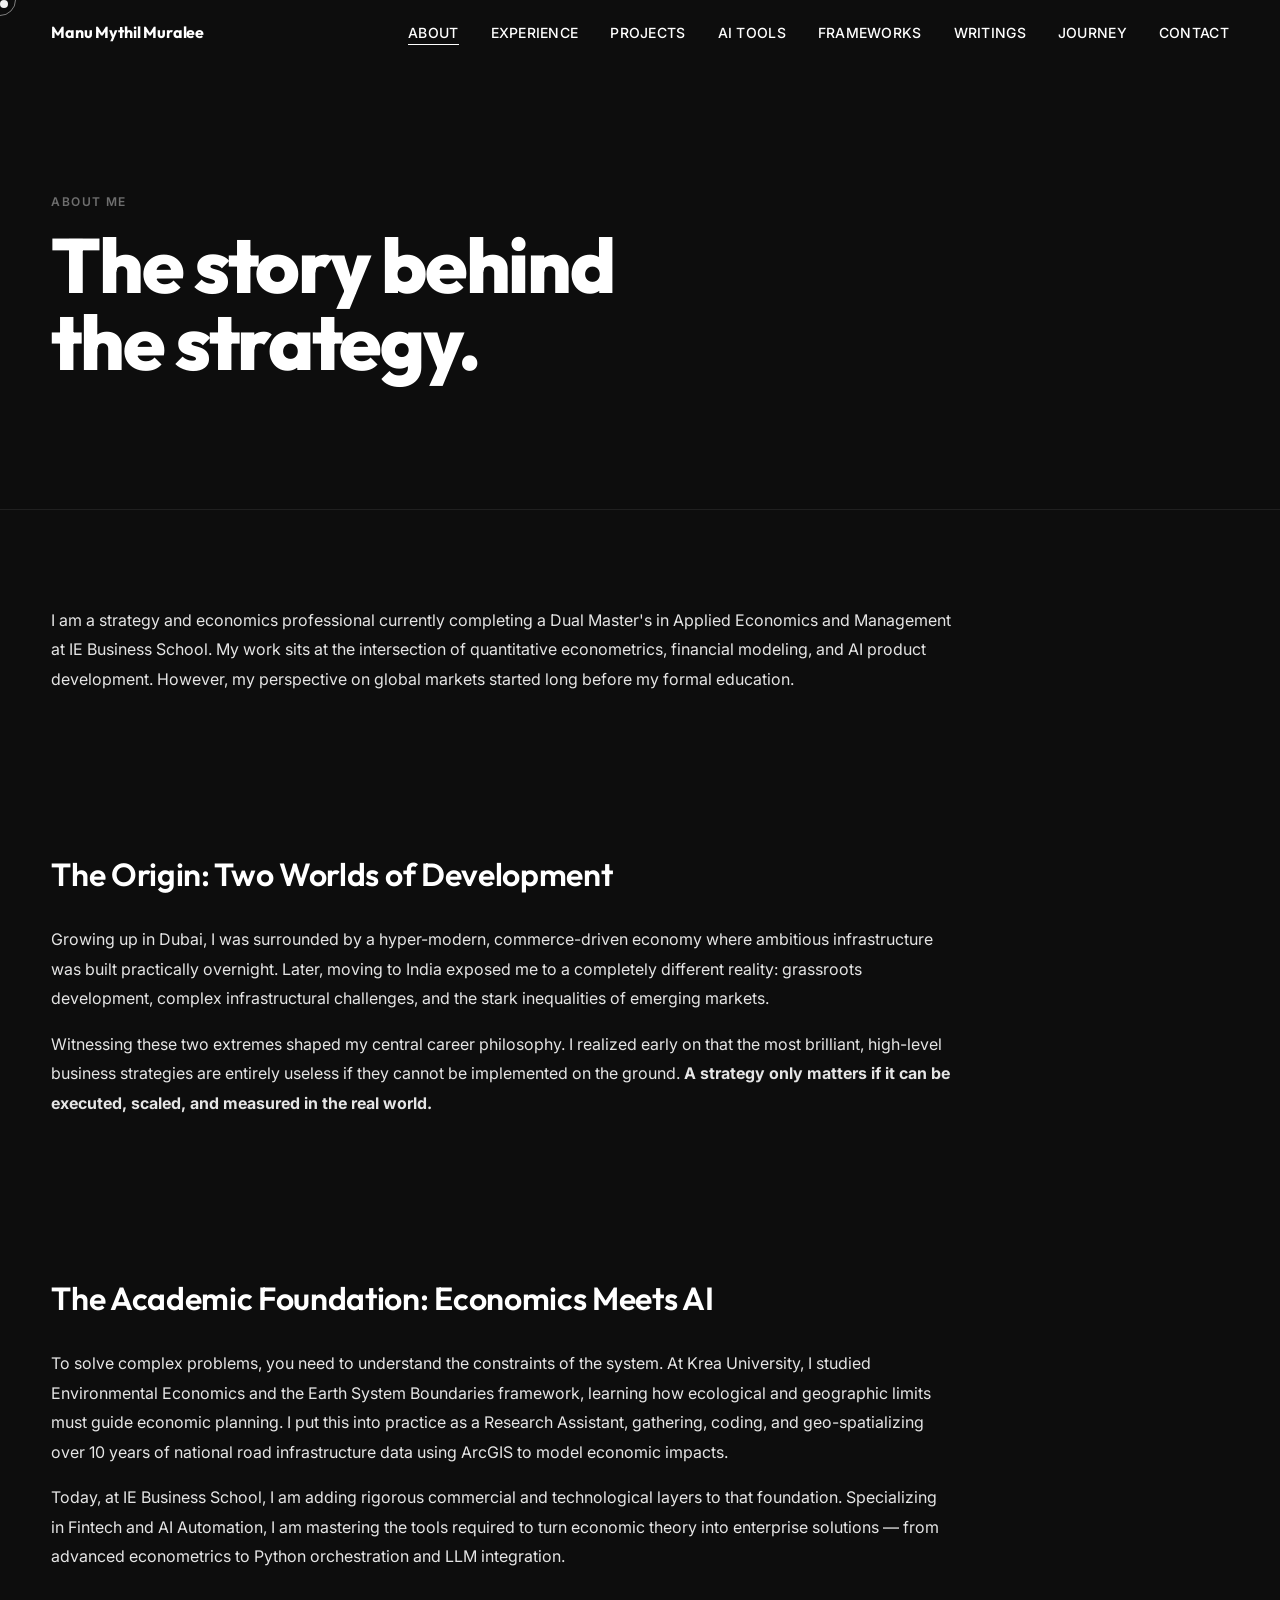
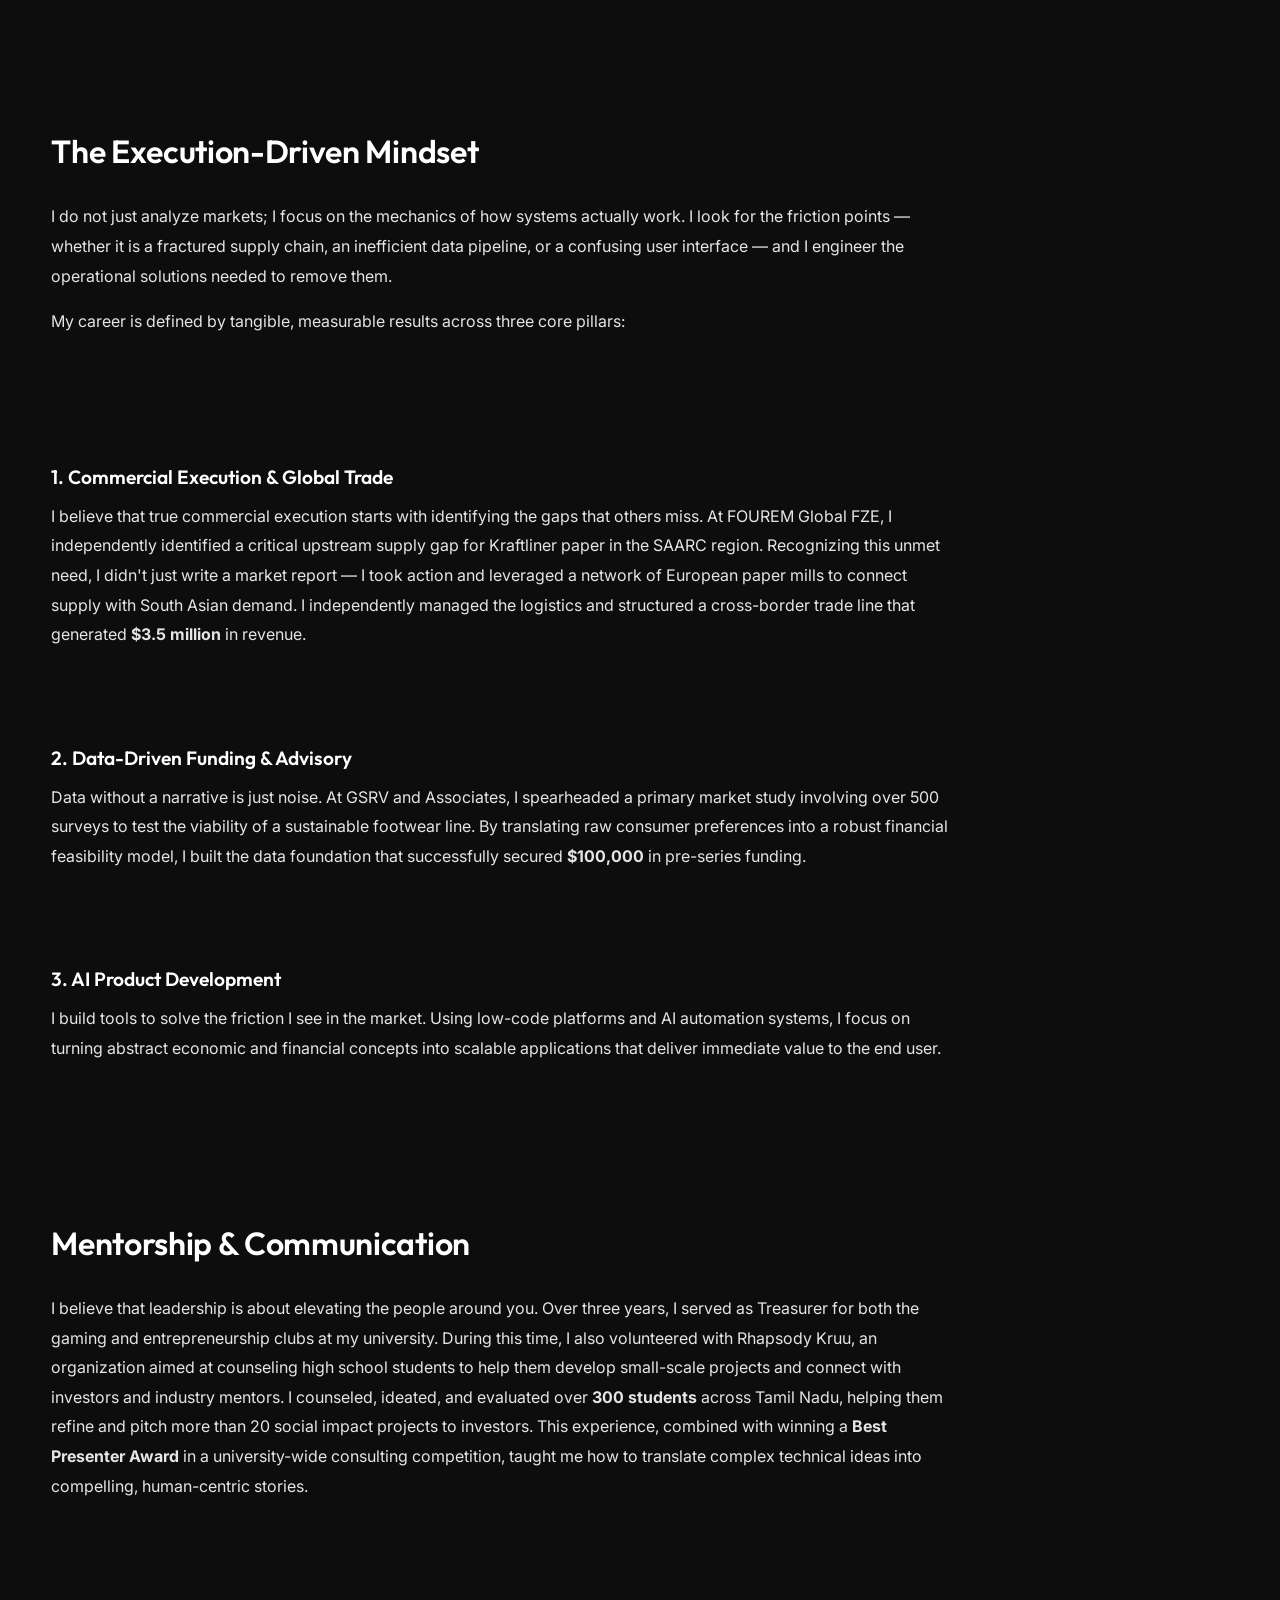
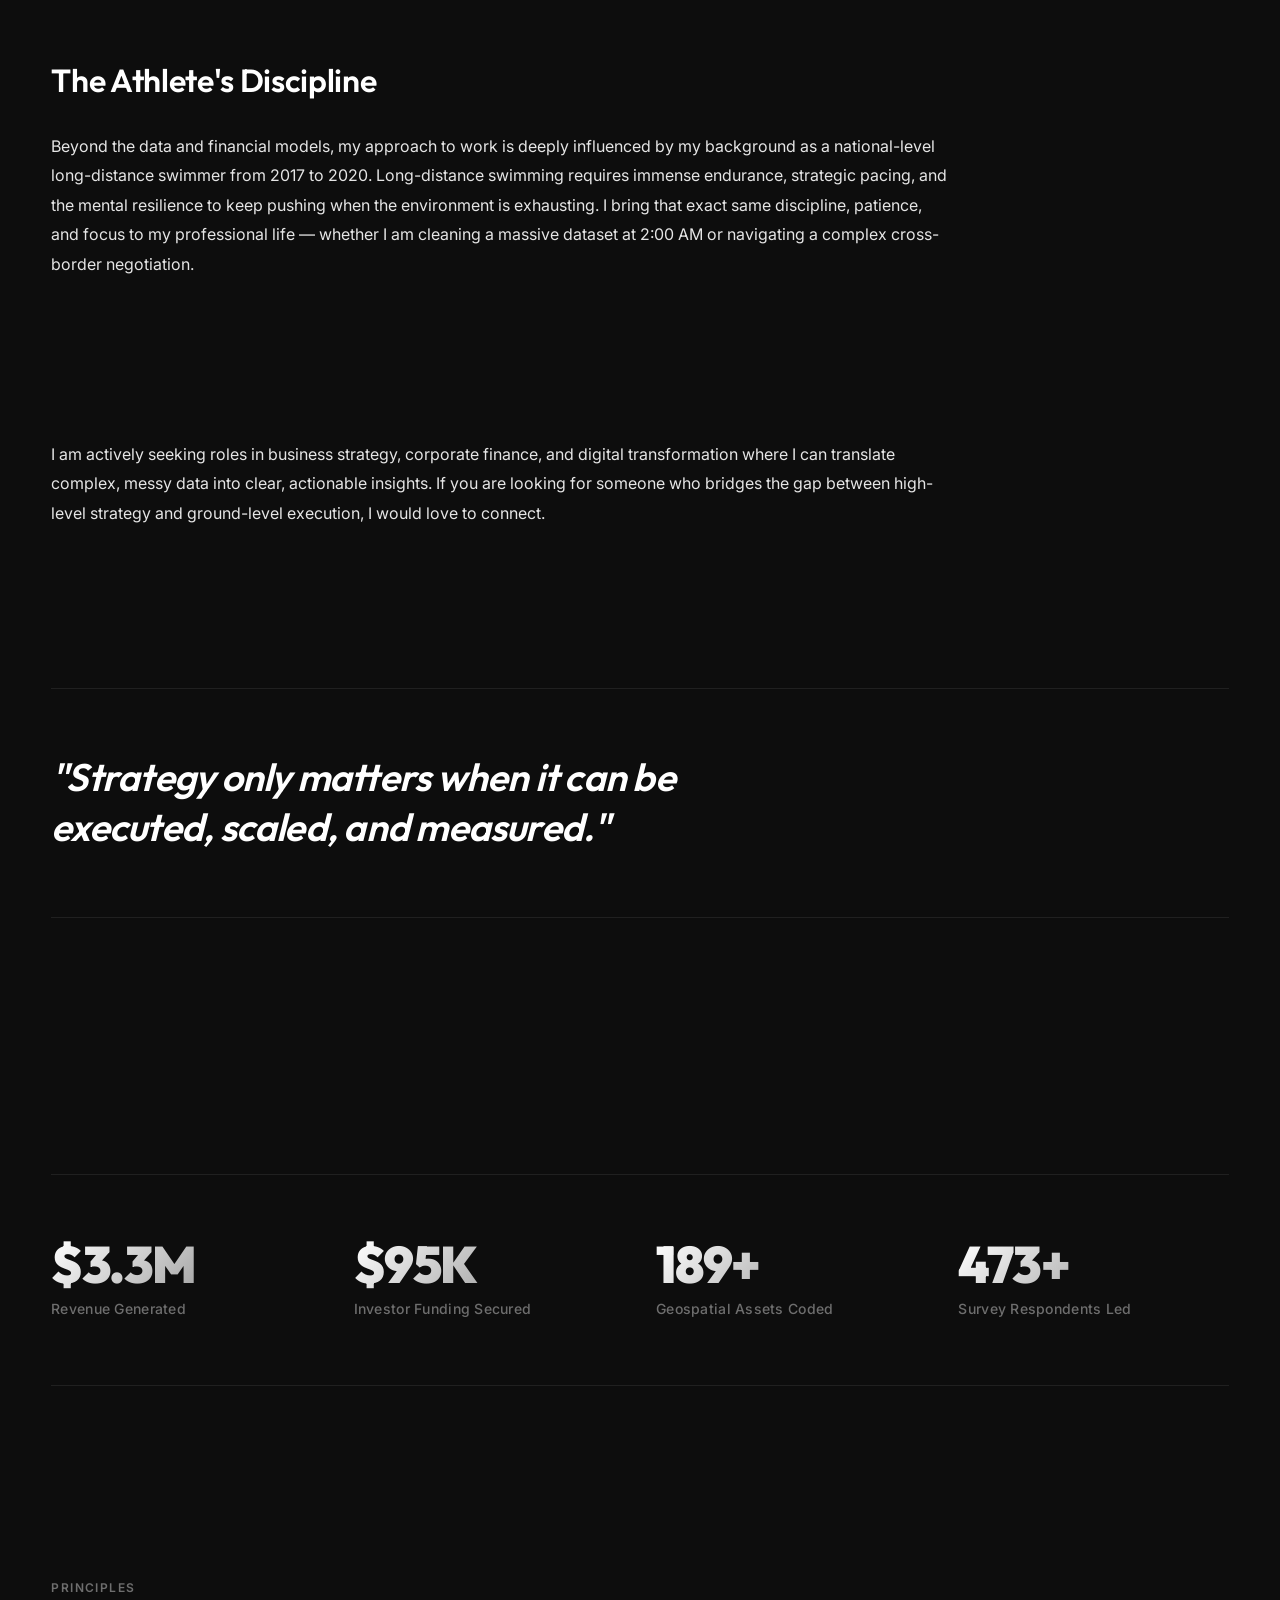
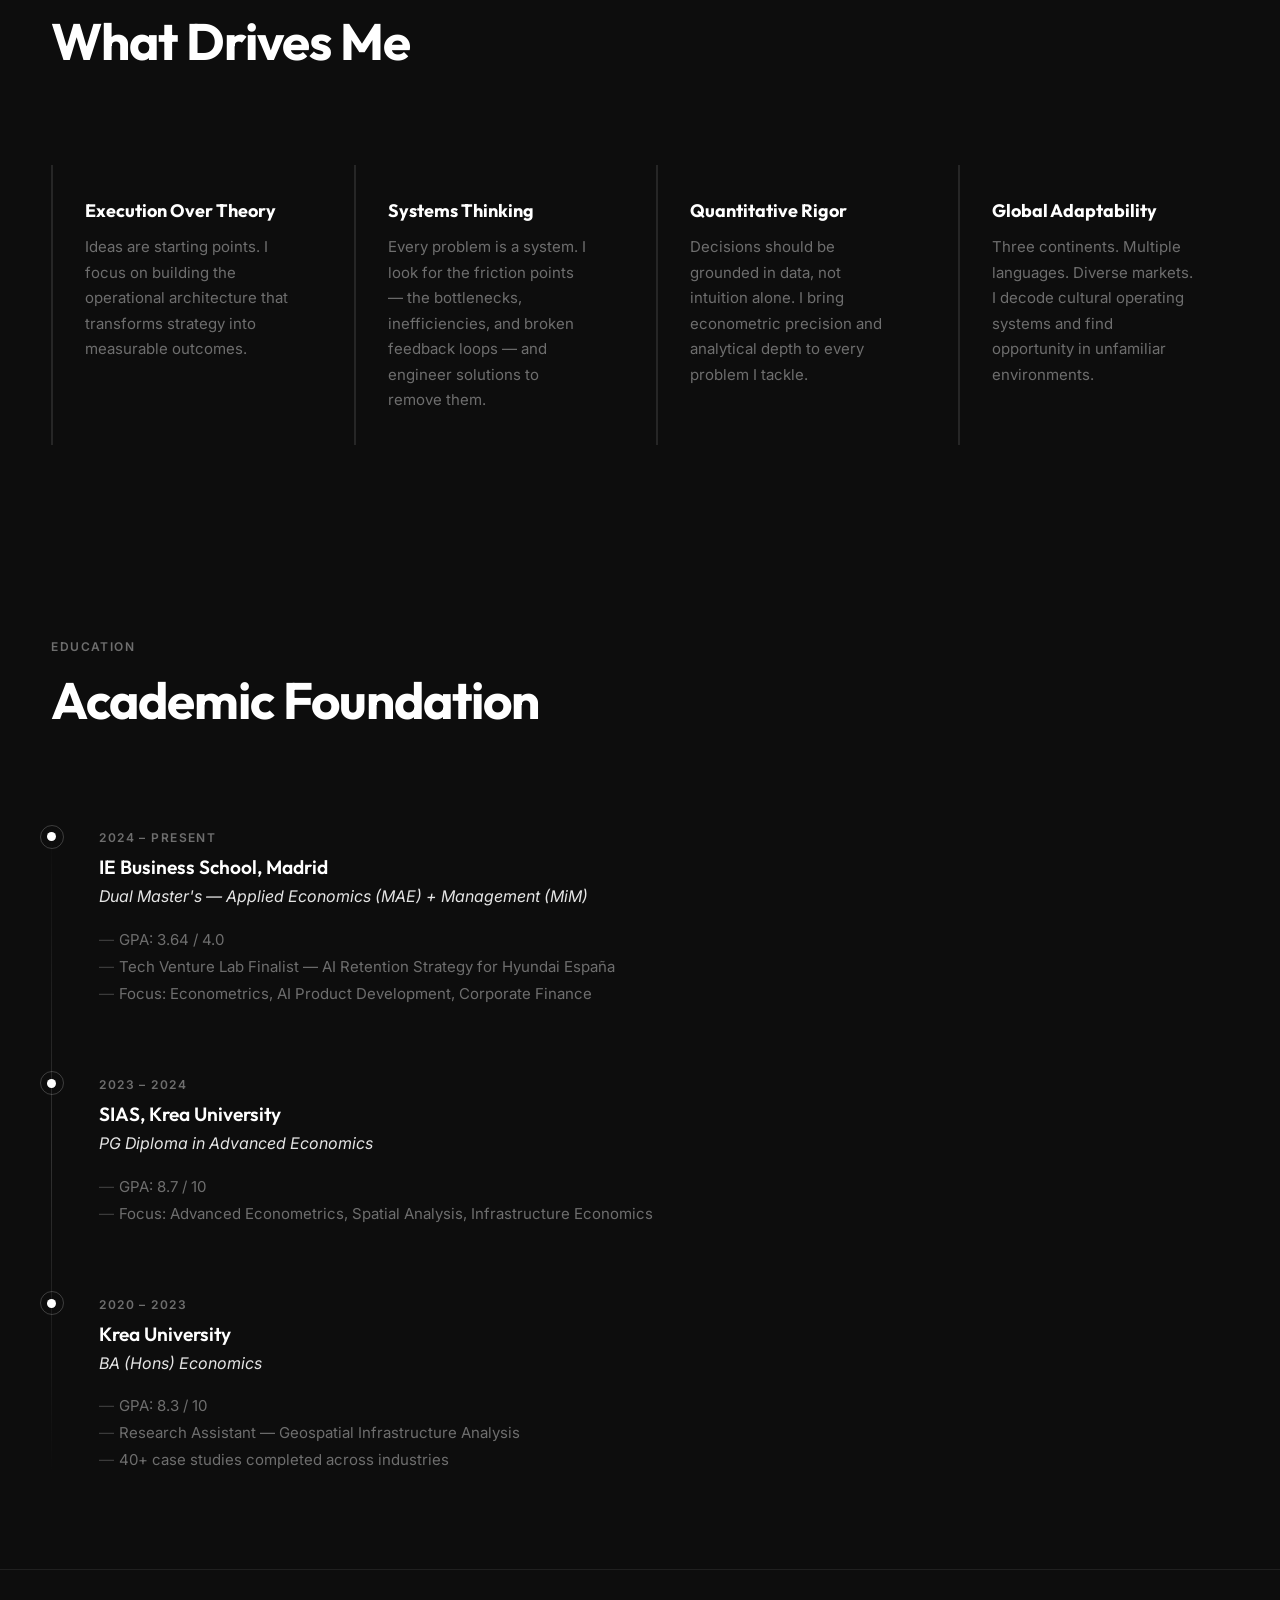
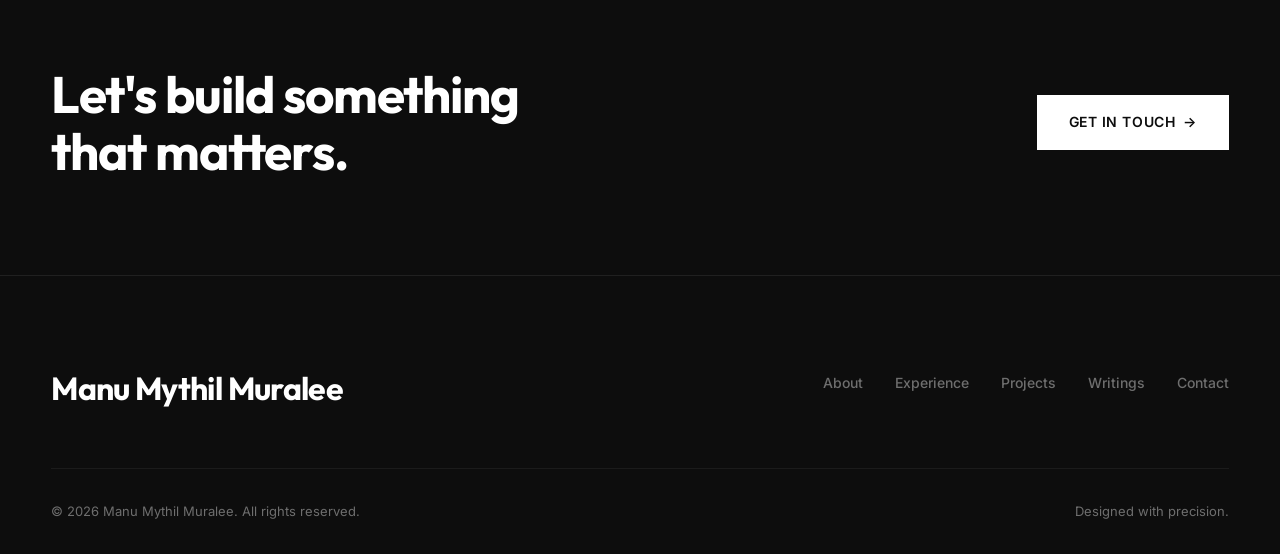
<file: about.html>
<!DOCTYPE html>
<html lang="en">

<head>
    <meta charset="UTF-8">
    <meta name="viewport" content="width=device-width, initial-scale=1.0">
    <title>About — Manu Mythil Muralee</title>
    <meta name="description"
        content="Learn about Manu Mythil Muralee's journey from Dubai to IE Business School — a strategy and economics professional building at the intersection of AI, finance, and global trade.">
    <meta property="og:title" content="About — Manu Mythil Muralee">
    <meta property="og:description"
        content="Strategy, AI & Economics Professional. Dual Master's at IE Business School.">
    <link rel="stylesheet" href="css/style.css">
    <link rel="icon"
        href="data:image/svg+xml,<svg xmlns='http://www.w3.org/2000/svg' viewBox='0 0 100 100'><text y='.9em' font-size='90'>M</text></svg>">
</head>

<body>

    <a href="#main-content" class="skip-link">Skip to main content</a>
    <div class="cursor-dot" aria-hidden="true"></div>
    <div class="cursor-ring" aria-hidden="true"></div>



    <!-- Header -->
    <header class="header" role="banner">
        <div class="container header__inner">
            <a href="index.html" class="header__logo" aria-label="Manu Mythil Muralee - Home">Manu Mythil Muralee</a>
            <nav role="navigation" aria-label="Main navigation">
                <ul class="nav__list">
                    <li><a href="about.html" class="nav__link">About</a></li>
                    <li><a href="experience.html" class="nav__link">Experience</a></li>
                    <li><a href="projects.html" class="nav__link">Projects</a></li>
                    <li><a href="ai-tools.html" class="nav__link">AI Tools</a></li>
                    <li><a href="frameworks.html" class="nav__link">Frameworks</a></li>
                    <li><a href="writings.html" class="nav__link">Writings</a></li>
                    <li><a href="journey.html" class="nav__link">Journey</a></li>
                    <li><a href="contact.html" class="nav__link">Contact</a></li>
                </ul>
            </nav>
            <button class="hamburger" aria-label="Toggle menu" aria-expanded="false">
                <span></span><span></span><span></span>
            </button>
        </div>
    </header>

    <div class="mobile-nav" role="navigation" aria-label="Mobile navigation">
        <a href="about.html" class="mobile-nav__link">About</a>
        <a href="experience.html" class="mobile-nav__link">Experience</a>
        <a href="projects.html" class="mobile-nav__link">Projects</a>
        <a href="ai-tools.html" class="mobile-nav__link">AI Tools</a>
        <a href="frameworks.html" class="mobile-nav__link">Frameworks</a>
        <a href="writings.html" class="mobile-nav__link">Writings</a>
        <a href="journey.html" class="mobile-nav__link">Journey</a>
        <a href="contact.html" class="mobile-nav__link">Contact</a>
    </div>

    <main id="main-content">

        <!-- Page Hero -->
        <section class="page-hero" aria-label="About page header">
            <div class="container">
                <p class="t-label page-hero__label reveal">About Me</p>
                <h1 class="t-h1 page-hero__title reveal">The story behind<br>the strategy.</h1>
            </div>
        </section>

        <div class="divider" style="margin: 0;"></div>

        <!-- About Content -->
        <section class="section" aria-label="Full biography">
            <div class="container">
                <div class="about-content">

                    <div class="reveal">
                        <p class="t-body-lg">
                            I am a strategy and economics professional currently completing a Dual Master's in Applied
                            Economics and Management at IE Business School. My work sits at the intersection of
                            quantitative econometrics, financial modeling, and AI product development. However, my
                            perspective on global markets started long before my formal education.
                        </p>
                    </div>

                    <div class="reveal" style="margin-top: var(--sp-xl);">
                        <h2 class="t-h3" style="margin-bottom: var(--sp-md);">The Origin: Two Worlds of Development</h2>
                        <p class="t-body">
                            Growing up in Dubai, I was surrounded by a hyper-modern, commerce-driven economy where
                            ambitious infrastructure was built practically overnight. Later, moving to India exposed me
                            to a completely different reality: grassroots development, complex infrastructural
                            challenges,
                            and the stark inequalities of emerging markets.
                        </p>
                        <p class="t-body" style="margin-top: 1rem;">
                            Witnessing these two extremes shaped my central career philosophy. I realized early on that
                            the most brilliant, high-level business strategies are entirely useless if they cannot be
                            implemented on the ground. <strong>A strategy only matters if it can be executed, scaled,
                                and measured in the real world.</strong>
                        </p>
                    </div>

                    <div class="reveal" style="margin-top: var(--sp-xl);">
                        <h2 class="t-h3" style="margin-bottom: var(--sp-md);">The Academic Foundation: Economics Meets
                            AI</h2>
                        <p class="t-body">
                            To solve complex problems, you need to understand the constraints of the system. At Krea
                            University, I studied Environmental Economics and the Earth System Boundaries framework,
                            learning how ecological and geographic limits must guide economic planning. I put this into
                            practice as a Research Assistant, gathering, coding, and geo-spatializing over 10 years of
                            national road infrastructure data using ArcGIS to model economic impacts.
                        </p>
                        <p class="t-body" style="margin-top: 1rem;">
                            Today, at IE Business School, I am adding rigorous commercial and technological layers to
                            that foundation. Specializing in Fintech and AI Automation, I am mastering the tools
                            required to turn economic theory into enterprise solutions — from advanced econometrics to
                            Python orchestration and LLM integration.
                        </p>
                    </div>

                    <div class="reveal" style="margin-top: var(--sp-xl);">
                        <h2 class="t-h3" style="margin-bottom: var(--sp-md);">The Execution-Driven Mindset</h2>
                        <p class="t-body">
                            I do not just analyze markets; I focus on the mechanics of how systems actually work. I look
                            for the friction points — whether it is a fractured supply chain, an inefficient data
                            pipeline,
                            or a confusing user interface — and I engineer the operational solutions needed to remove
                            them.
                        </p>
                        <p class="t-body" style="margin-top: 1rem;">
                            My career is defined by tangible, measurable results across three core pillars:
                        </p>
                    </div>

                    <div class="reveal" style="margin-top: var(--sp-lg);">
                        <h3 class="t-h4" style="margin-bottom: 0.75rem;">1. Commercial Execution &amp; Global Trade</h3>
                        <p class="t-body">
                            I believe that true commercial execution starts with identifying the gaps that others miss.
                            At FOUREM Global FZE, I independently identified a critical upstream supply gap for
                            Kraftliner paper in the SAARC region. Recognizing this unmet need, I didn't just write a
                            market report — I took action and leveraged a network of European paper mills to connect
                            supply with South Asian demand. I independently managed the logistics and structured a
                            cross-border trade line that generated <strong>$3.5 million</strong> in revenue.
                        </p>
                    </div>

                    <div class="reveal" style="margin-top: var(--sp-md);">
                        <h3 class="t-h4" style="margin-bottom: 0.75rem;">2. Data-Driven Funding &amp; Advisory</h3>
                        <p class="t-body">
                            Data without a narrative is just noise. At GSRV and Associates, I spearheaded a primary
                            market study involving over 500 surveys to test the viability of a sustainable footwear
                            line.
                            By translating raw consumer preferences into a robust financial feasibility model, I built
                            the data foundation that successfully secured <strong>$100,000</strong> in pre-series
                            funding.
                        </p>
                    </div>

                    <div class="reveal" style="margin-top: var(--sp-md);">
                        <h3 class="t-h4" style="margin-bottom: 0.75rem;">3. AI Product Development</h3>
                        <p class="t-body">
                            I build tools to solve the friction I see in the market. Using low-code platforms and AI
                            automation systems, I focus on turning abstract economic and financial concepts into
                            scalable
                            applications that deliver immediate value to the end user.
                        </p>
                    </div>

                    <div class="reveal" style="margin-top: var(--sp-xl);">
                        <h2 class="t-h3" style="margin-bottom: var(--sp-md);">Mentorship &amp; Communication</h2>
                        <p class="t-body">
                            I believe that leadership is about elevating the people around you. Over three years, I
                            served
                            as Treasurer for both the gaming and entrepreneurship clubs at my university. During this
                            time,
                            I also volunteered with Rhapsody Kruu, an organization aimed at counseling high school
                            students
                            to help them develop small-scale projects and connect with investors and industry mentors.
                            I counseled, ideated, and evaluated over <strong>300 students</strong> across Tamil Nadu,
                            helping them refine and pitch more than 20 social impact projects to investors. This
                            experience,
                            combined with winning a <strong>Best Presenter Award</strong> in a university-wide
                            consulting
                            competition, taught me how to translate complex technical ideas into compelling,
                            human-centric
                            stories.
                        </p>
                    </div>

                    <div class="reveal" style="margin-top: var(--sp-xl);">
                        <h2 class="t-h3" style="margin-bottom: var(--sp-md);">The Athlete's Discipline</h2>
                        <p class="t-body">
                            Beyond the data and financial models, my approach to work is deeply influenced by my
                            background
                            as a national-level long-distance swimmer from 2017 to 2020. Long-distance swimming requires
                            immense endurance, strategic pacing, and the mental resilience to keep pushing when the
                            environment is exhausting. I bring that exact same discipline, patience, and focus to my
                            professional life — whether I am cleaning a massive dataset at 2:00 AM or navigating a
                            complex
                            cross-border negotiation.
                        </p>
                    </div>

                    <div class="reveal" style="margin-top: var(--sp-xl);">
                        <p class="t-body-lg" style="color: var(--light);">
                            I am actively seeking roles in business strategy, corporate finance, and digital
                            transformation
                            where I can translate complex, messy data into clear, actionable insights. If you are
                            looking
                            for someone who bridges the gap between high-level strategy and ground-level execution, I
                            would
                            love to connect.
                        </p>
                    </div>

                </div>
            </div>
        </section>

        <!-- Philosophy Quote -->
        <section class="section" style="padding-top: 0;" aria-label="Philosophy">
            <div class="container">
                <div class="quote-block reveal">
                    <p class="quote-block__text">
                        "Strategy only matters when it can be<br>
                        executed, scaled, and measured."
                    </p>
                </div>
            </div>
        </section>

        <!-- Stats -->
        <section class="section" aria-label="Key achievements">
            <div class="container">
                <div class="stats reveal stagger-children">
                    <div class="stat">
                        <div class="stat__number" data-count="3.5" data-prefix="$" data-suffix="M" data-decimals="1">$0M
                        </div>
                        <div class="stat__label">Revenue Generated</div>
                    </div>
                    <div class="stat">
                        <div class="stat__number" data-count="100" data-prefix="$" data-suffix="K" data-decimals="0">$0K
                        </div>
                        <div class="stat__label">Investor Funding Secured</div>
                    </div>
                    <div class="stat">
                        <div class="stat__number" data-count="200" data-prefix="" data-suffix="+" data-decimals="0">0+
                        </div>
                        <div class="stat__label">Geospatial Assets Coded</div>
                    </div>
                    <div class="stat">
                        <div class="stat__number" data-count="500" data-prefix="" data-suffix="+" data-decimals="0">0+
                        </div>
                        <div class="stat__label">Survey Respondents Led</div>
                    </div>
                </div>
            </div>
        </section>

        <!-- Values -->
        <section class="section" aria-label="Core values">
            <div class="container">
                <div class="section-header reveal">
                    <p class="t-label section-header__label">Principles</p>
                    <h2 class="t-h2 section-header__title">What Drives Me</h2>
                </div>
                <div class="values-grid reveal stagger-children">
                    <div class="value-card">
                        <h3 class="value-card__title">Execution Over Theory</h3>
                        <p class="value-card__text">Ideas are starting points. I focus on building the operational
                            architecture that transforms strategy into measurable outcomes.</p>
                    </div>
                    <div class="value-card">
                        <h3 class="value-card__title">Systems Thinking</h3>
                        <p class="value-card__text">Every problem is a system. I look for the friction points — the
                            bottlenecks, inefficiencies, and broken feedback loops — and engineer solutions to remove
                            them.</p>
                    </div>
                    <div class="value-card">
                        <h3 class="value-card__title">Quantitative Rigor</h3>
                        <p class="value-card__text">Decisions should be grounded in data, not intuition alone. I bring
                            econometric precision and analytical depth to every problem I tackle.</p>
                    </div>
                    <div class="value-card">
                        <h3 class="value-card__title">Global Adaptability</h3>
                        <p class="value-card__text">Three continents. Multiple languages. Diverse markets. I decode
                            cultural operating systems and find opportunity in unfamiliar environments.</p>
                    </div>
                </div>
            </div>
        </section>

        <!-- Education -->
        <section class="section" aria-label="Education">
            <div class="container">
                <div class="section-header reveal">
                    <p class="t-label section-header__label">Education</p>
                    <h2 class="t-h2 section-header__title">Academic Foundation</h2>
                </div>
                <div class="timeline reveal">
                    <div class="timeline__item">
                        <div class="timeline__dot"></div>
                        <p class="t-label timeline__date">2024 – Present</p>
                        <h3 class="t-h4 timeline__title">IE Business School, Madrid</h3>
                        <p class="timeline__role">Dual Master's — Applied Economics (MAE) + Management (MiM)</p>
                        <ul class="timeline__details">
                            <li>GPA: 3.64 / 4.0</li>
                            <li>Tech Venture Lab Finalist — AI Retention Strategy for Hyundai España</li>
                            <li>Focus: Econometrics, AI Product Development, Corporate Finance</li>
                        </ul>
                    </div>
                    <div class="timeline__item">
                        <div class="timeline__dot"></div>
                        <p class="t-label timeline__date">2023 – 2024</p>
                        <h3 class="t-h4 timeline__title">SIAS, Krea University</h3>
                        <p class="timeline__role">PG Diploma in Advanced Economics</p>
                        <ul class="timeline__details">
                            <li>GPA: 8.7 / 10</li>
                            <li>Focus: Advanced Econometrics, Spatial Analysis, Infrastructure Economics</li>
                        </ul>
                    </div>
                    <div class="timeline__item">
                        <div class="timeline__dot"></div>
                        <p class="t-label timeline__date">2020 – 2023</p>
                        <h3 class="t-h4 timeline__title">Krea University</h3>
                        <p class="timeline__role">BA (Hons) Economics</p>
                        <ul class="timeline__details">
                            <li>GPA: 8.3 / 10</li>
                            <li>Research Assistant — Geospatial Infrastructure Analysis</li>
                            <li>40+ case studies completed across industries</li>
                        </ul>
                    </div>
                </div>
            </div>
        </section>

        <!-- CTA -->
        <section class="section" style="border-top: 1px solid rgba(255,255,255,0.08);" aria-label="Call to action">
            <div class="container">
                <div class="reveal"
                    style="display: flex; justify-content: space-between; align-items: center; flex-wrap: wrap; gap: 2rem;">
                    <h2 class="t-h2" style="max-width: 500px;">Let's build something<br>that matters.</h2>
                    <a href="contact.html" class="btn btn--primary" id="about-cta-contact">
                        Get in touch <span class="btn__arrow">→</span>
                    </a>
                </div>
            </div>
        </section>

    </main>

    <!-- Footer -->
    <footer class="footer" role="contentinfo">
        <div class="container">
            <div class="footer__inner">
                <div class="footer__logo">Manu Mythil Muralee</div>
                <div class="footer__links">
                    <a href="about.html" class="footer__link">About</a>
                    <a href="experience.html" class="footer__link">Experience</a>
                    <a href="projects.html" class="footer__link">Projects</a>
                    <a href="writings.html" class="footer__link">Writings</a>
                    <a href="contact.html" class="footer__link">Contact</a>
                </div>
            </div>
            <div class="footer__bottom">
                <p class="footer__copyright">&copy; 2026 Manu Mythil Muralee. All rights reserved.</p>
                <p class="footer__copyright">Designed with precision.</p>
            </div>
        </div>
    </footer>

    <script src="js/main.js"></script>
</body>

</html>
</file>
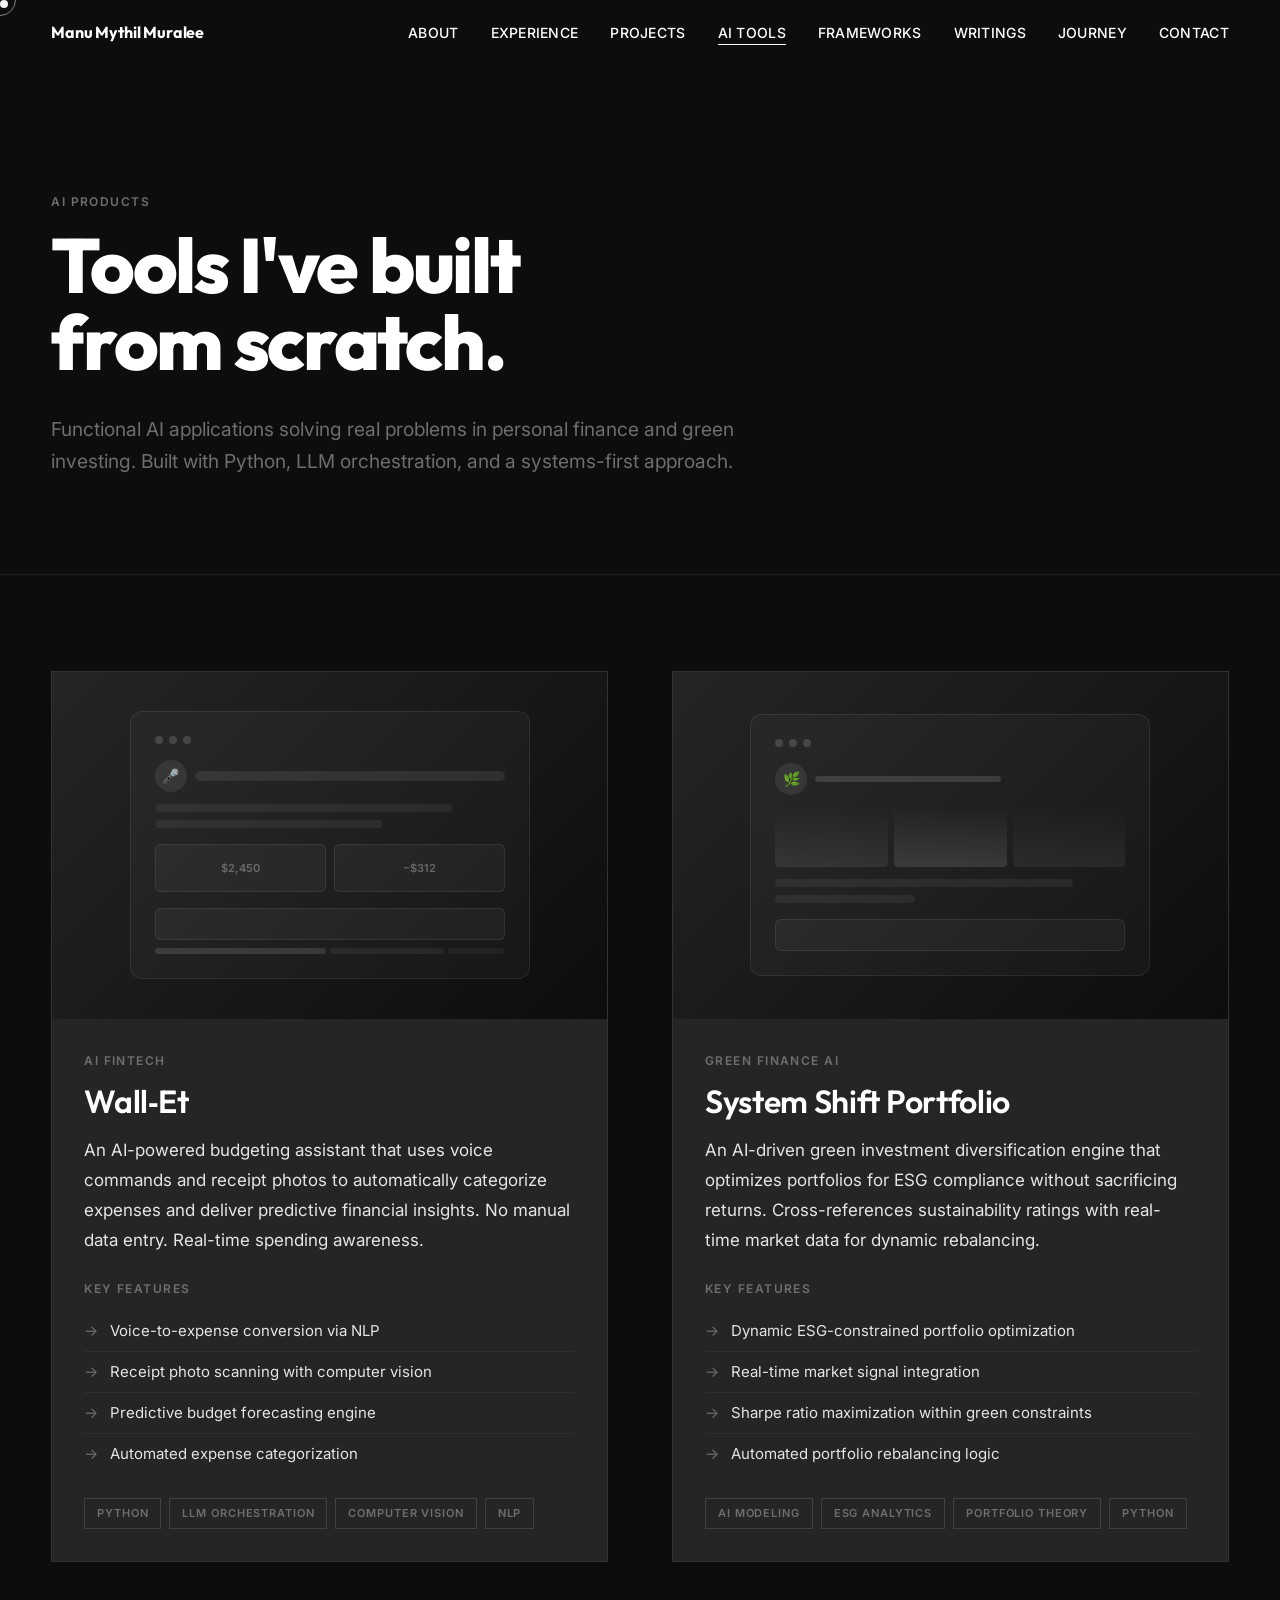
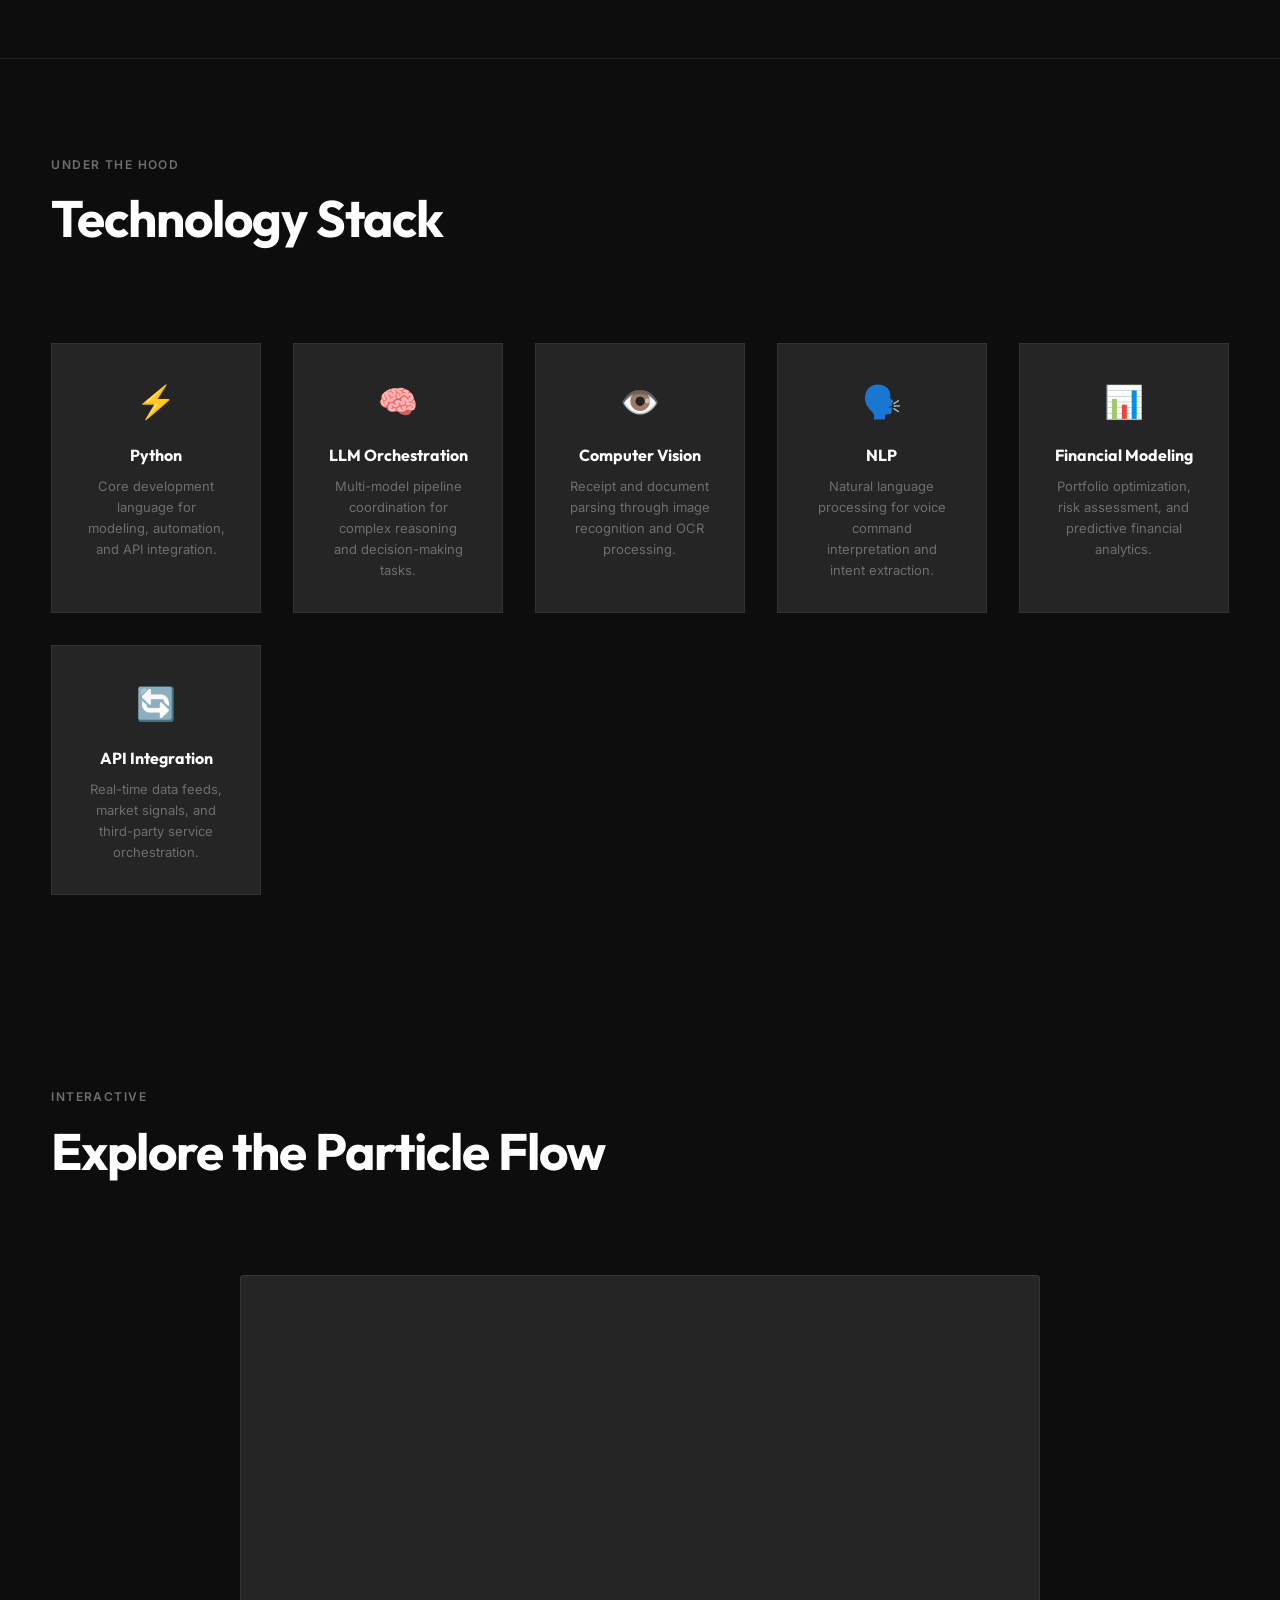
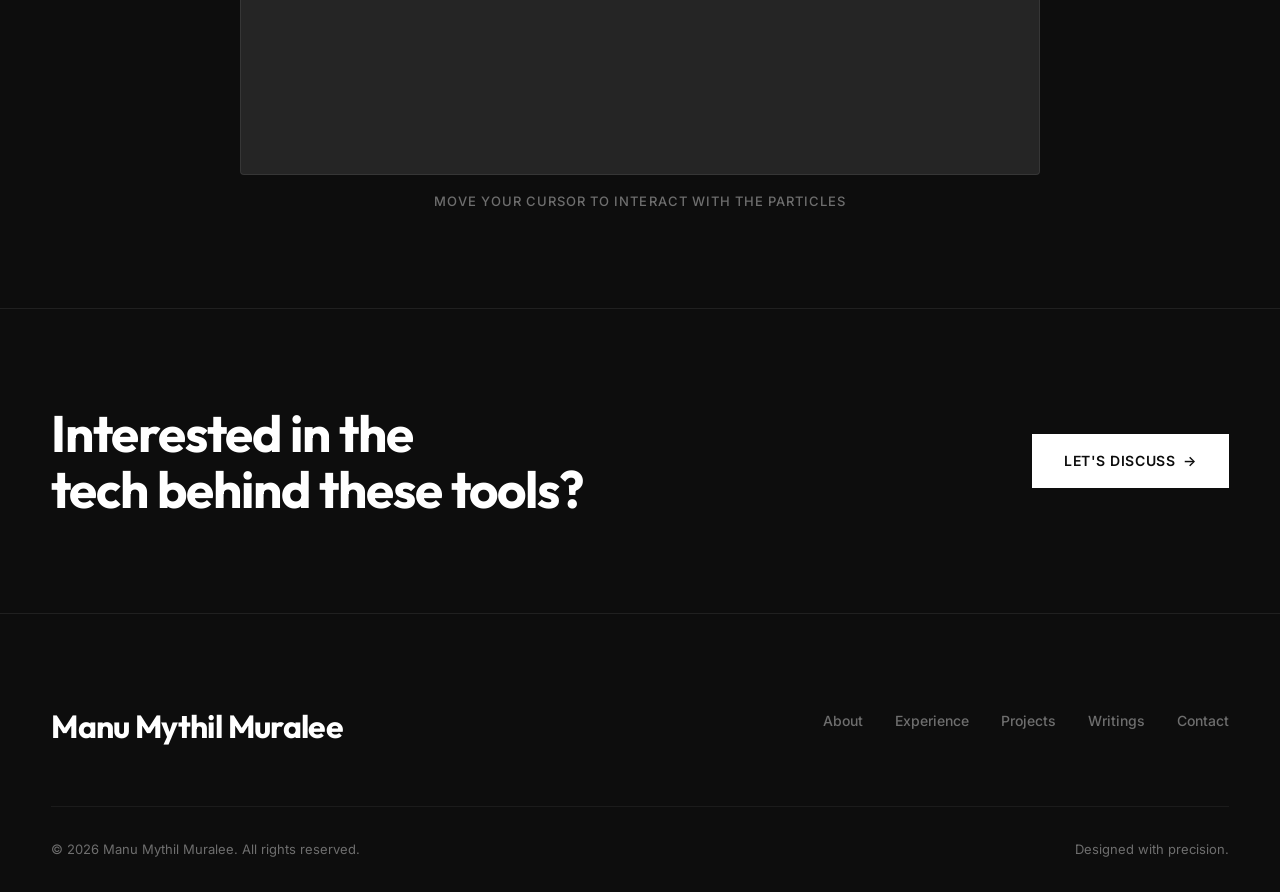
<file: ai-tools.html>
<!DOCTYPE html>
<html lang="en">

<head>
    <meta charset="UTF-8">
    <meta name="viewport" content="width=device-width, initial-scale=1.0">
    <title>AI Tools — Manu Mythil Muralee</title>
    <meta name="description"
        content="AI tools built by Manu Mythil Muralee — Wall‑Et voice budgeting assistant and System Shift green investment portfolio optimizer.">
    <meta property="og:type" content="website">
    <meta property="og:title" content="AI Tools — Manu Mythil Muralee">
    <meta property="og:description" content="AI-powered fintech and investment tools built from scratch.">
    <meta name="twitter:card" content="summary_large_image">
    <link rel="stylesheet" href="css/style.css">
    <link rel="icon"
        href="data:image/svg+xml,<svg xmlns='http://www.w3.org/2000/svg' viewBox='0 0 100 100'><text y='.9em' font-size='90'>M</text></svg>">
</head>

<body>

    <a href="#main-content" class="skip-link">Skip to main content</a>
    <div class="cursor-dot" aria-hidden="true"></div>
    <div class="cursor-ring" aria-hidden="true"></div>



    <!-- Header -->
    <header class="header" role="banner">
        <div class="container header__inner">
            <a href="index.html" class="header__logo" aria-label="Manu Mythil Muralee - Home">Manu Mythil Muralee</a>
            <nav role="navigation" aria-label="Main navigation">
                <ul class="nav__list">
                    <li><a href="about.html" class="nav__link">About</a></li>
                    <li><a href="experience.html" class="nav__link">Experience</a></li>
                    <li><a href="projects.html" class="nav__link">Projects</a></li>
                    <li><a href="ai-tools.html" class="nav__link">AI Tools</a></li>
                    <li><a href="frameworks.html" class="nav__link">Frameworks</a></li>
                    <li><a href="writings.html" class="nav__link">Writings</a></li>
                    <li><a href="journey.html" class="nav__link">Journey</a></li>
                    <li><a href="contact.html" class="nav__link">Contact</a></li>
                </ul>
            </nav>
            <button class="hamburger" aria-label="Toggle menu" aria-expanded="false">
                <span></span><span></span><span></span>
            </button>
        </div>
    </header>

    <div class="mobile-nav" role="navigation" aria-label="Mobile navigation">
        <a href="about.html" class="mobile-nav__link">About</a>
        <a href="experience.html" class="mobile-nav__link">Experience</a>
        <a href="projects.html" class="mobile-nav__link">Projects</a>
        <a href="ai-tools.html" class="mobile-nav__link">AI Tools</a>
        <a href="frameworks.html" class="mobile-nav__link">Frameworks</a>
        <a href="writings.html" class="mobile-nav__link">Writings</a>
        <a href="journey.html" class="mobile-nav__link">Journey</a>
        <a href="contact.html" class="mobile-nav__link">Contact</a>
    </div>

    <main id="main-content">

        <!-- Page Hero -->
        <section class="page-hero" aria-label="AI Tools page header">
            <div class="container">
                <p class="t-label page-hero__label reveal">AI Products</p>
                <h1 class="t-h1 page-hero__title reveal">Tools I've built<br>from scratch.</h1>
                <p class="t-body-lg page-hero__text reveal" style="color: var(--mid);">
                    Functional AI applications solving real problems in personal finance and green investing.
                    Built with Python, LLM orchestration, and a systems-first approach.
                </p>
            </div>
        </section>

        <div class="divider" style="margin: 0;"></div>

        <!-- Wall-Et Tool -->
        <section class="section" aria-label="Wall-Et AI tool">
            <div class="container">
                <div class="tool-showcase">
                    <div class="tool-card reveal--scale reveal">
                        <div class="tool-card__preview">
                            <div class="tool-card__mockup">
                                <div class="tool-card__mockup-header">
                                    <div class="tool-card__mockup-dot"></div>
                                    <div class="tool-card__mockup-dot"></div>
                                    <div class="tool-card__mockup-dot"></div>
                                </div>
                                <!-- Mockup UI for Wall-Et -->
                                <div style="display: flex; align-items: center; gap: 8px; margin-bottom: 12px;">
                                    <div
                                        style="width: 32px; height: 32px; border-radius: 50%; background: rgba(255,255,255,0.08); display: flex; align-items: center; justify-content: center; font-size: 14px;">
                                        🎤</div>
                                    <div
                                        style="flex: 1; height: 10px; background: rgba(255,255,255,0.08); border-radius: 5px;">
                                    </div>
                                </div>
                                <div class="tool-card__mockup-line tool-card__mockup-line--long"></div>
                                <div class="tool-card__mockup-line tool-card__mockup-line--medium"></div>
                                <div style="display: grid; grid-template-columns: 1fr 1fr; gap: 8px; margin-top: 16px;">
                                    <div
                                        style="height: 48px; background: rgba(255,255,255,0.04); border: 1px solid rgba(255,255,255,0.08); border-radius: 6px; display: flex; align-items: center; justify-content: center;">
                                        <span
                                            style="font-size: 11px; color: rgba(255,255,255,0.3); font-weight: 600;">$2,450</span>
                                    </div>
                                    <div
                                        style="height: 48px; background: rgba(255,255,255,0.04); border: 1px solid rgba(255,255,255,0.08); border-radius: 6px; display: flex; align-items: center; justify-content: center;">
                                        <span
                                            style="font-size: 11px; color: rgba(255,255,255,0.3); font-weight: 600;">−$312</span>
                                    </div>
                                </div>
                                <div class="tool-card__mockup-bar"></div>
                                <div style="display: flex; gap: 4px; margin-top: 8px;">
                                    <div
                                        style="flex: 3; height: 6px; background: rgba(255,255,255,0.12); border-radius: 3px;">
                                    </div>
                                    <div
                                        style="flex: 2; height: 6px; background: rgba(255,255,255,0.06); border-radius: 3px;">
                                    </div>
                                    <div
                                        style="flex: 1; height: 6px; background: rgba(255,255,255,0.04); border-radius: 3px;">
                                    </div>
                                </div>
                            </div>
                        </div>
                        <div class="tool-card__body">
                            <span class="t-label" style="display: block; margin-bottom: 0.75rem;">AI Fintech</span>
                            <h2 class="t-h3" style="margin-bottom: 1rem;">Wall‑Et</h2>
                            <p class="t-body" style="margin-bottom: 1.5rem;">
                                An AI-powered budgeting assistant that uses voice commands and receipt photos to
                                automatically
                                categorize expenses and deliver predictive financial insights. No manual data entry.
                                Real-time spending awareness.
                            </p>
                            <div style="margin-bottom: 1.5rem;">
                                <h3 class="t-label" style="margin-bottom: 0.75rem;">Key Features</h3>
                                <ul style="list-style: none;">
                                    <li
                                        style="display: flex; gap: 0.75rem; padding: 0.5rem 0; color: var(--light); font-size: 0.9375rem; border-bottom: 1px solid rgba(255,255,255,0.04);">
                                        <span style="color: var(--mid);">→</span> Voice-to-expense conversion via NLP
                                    </li>
                                    <li
                                        style="display: flex; gap: 0.75rem; padding: 0.5rem 0; color: var(--light); font-size: 0.9375rem; border-bottom: 1px solid rgba(255,255,255,0.04);">
                                        <span style="color: var(--mid);">→</span> Receipt photo scanning with computer
                                        vision
                                    </li>
                                    <li
                                        style="display: flex; gap: 0.75rem; padding: 0.5rem 0; color: var(--light); font-size: 0.9375rem; border-bottom: 1px solid rgba(255,255,255,0.04);">
                                        <span style="color: var(--mid);">→</span> Predictive budget forecasting engine
                                    </li>
                                    <li
                                        style="display: flex; gap: 0.75rem; padding: 0.5rem 0; color: var(--light); font-size: 0.9375rem;">
                                        <span style="color: var(--mid);">→</span> Automated expense categorization
                                    </li>
                                </ul>
                            </div>
                            <div style="display: flex; flex-wrap: wrap; gap: 0.5rem;">
                                <span class="tag">Python</span>
                                <span class="tag">LLM Orchestration</span>
                                <span class="tag">Computer Vision</span>
                                <span class="tag">NLP</span>
                            </div>
                        </div>
                    </div>

                    <div class="tool-card reveal--scale reveal">
                        <div class="tool-card__preview">
                            <div class="tool-card__mockup">
                                <div class="tool-card__mockup-header">
                                    <div class="tool-card__mockup-dot"></div>
                                    <div class="tool-card__mockup-dot"></div>
                                    <div class="tool-card__mockup-dot"></div>
                                </div>
                                <!-- Mockup UI for System Shift -->
                                <div style="display: flex; align-items: center; gap: 8px; margin-bottom: 12px;">
                                    <div
                                        style="width: 32px; height: 32px; border-radius: 50%; background: rgba(255,255,255,0.08); display: flex; align-items: center; justify-content: center; font-size: 14px;">
                                        🌿</div>
                                    <div style="flex: 1;">
                                        <div
                                            style="height: 6px; background: rgba(255,255,255,0.12); border-radius: 3px; width: 60%;">
                                        </div>
                                    </div>
                                </div>
                                <div
                                    style="display: grid; grid-template-columns: 1fr 1fr 1fr; gap: 6px; margin-bottom: 12px;">
                                    <div
                                        style="height: 60px; background: linear-gradient(to top, rgba(255,255,255,0.08), transparent); border-radius: 4px;">
                                    </div>
                                    <div
                                        style="height: 60px; background: linear-gradient(to top, rgba(255,255,255,0.12), transparent); border-radius: 4px;">
                                    </div>
                                    <div
                                        style="height: 60px; background: linear-gradient(to top, rgba(255,255,255,0.06), transparent); border-radius: 4px;">
                                    </div>
                                </div>
                                <div class="tool-card__mockup-line tool-card__mockup-line--long"></div>
                                <div class="tool-card__mockup-line tool-card__mockup-line--short"></div>
                                <div class="tool-card__mockup-bar"></div>
                            </div>
                        </div>
                        <div class="tool-card__body">
                            <span class="t-label" style="display: block; margin-bottom: 0.75rem;">Green Finance
                                AI</span>
                            <h2 class="t-h3" style="margin-bottom: 1rem;">System Shift Portfolio</h2>
                            <p class="t-body" style="margin-bottom: 1.5rem;">
                                An AI-driven green investment diversification engine that optimizes portfolios for ESG
                                compliance
                                without sacrificing returns. Cross-references sustainability ratings with real-time
                                market
                                data for dynamic rebalancing.
                            </p>
                            <div style="margin-bottom: 1.5rem;">
                                <h3 class="t-label" style="margin-bottom: 0.75rem;">Key Features</h3>
                                <ul style="list-style: none;">
                                    <li
                                        style="display: flex; gap: 0.75rem; padding: 0.5rem 0; color: var(--light); font-size: 0.9375rem; border-bottom: 1px solid rgba(255,255,255,0.04);">
                                        <span style="color: var(--mid);">→</span> Dynamic ESG-constrained portfolio
                                        optimization
                                    </li>
                                    <li
                                        style="display: flex; gap: 0.75rem; padding: 0.5rem 0; color: var(--light); font-size: 0.9375rem; border-bottom: 1px solid rgba(255,255,255,0.04);">
                                        <span style="color: var(--mid);">→</span> Real-time market signal integration
                                    </li>
                                    <li
                                        style="display: flex; gap: 0.75rem; padding: 0.5rem 0; color: var(--light); font-size: 0.9375rem; border-bottom: 1px solid rgba(255,255,255,0.04);">
                                        <span style="color: var(--mid);">→</span> Sharpe ratio maximization within green
                                        constraints
                                    </li>
                                    <li
                                        style="display: flex; gap: 0.75rem; padding: 0.5rem 0; color: var(--light); font-size: 0.9375rem;">
                                        <span style="color: var(--mid);">→</span> Automated portfolio rebalancing logic
                                    </li>
                                </ul>
                            </div>
                            <div style="display: flex; flex-wrap: wrap; gap: 0.5rem;">
                                <span class="tag">AI Modeling</span>
                                <span class="tag">ESG Analytics</span>
                                <span class="tag">Portfolio Theory</span>
                                <span class="tag">Python</span>
                            </div>
                        </div>
                    </div>
                </div>
            </div>
        </section>

        <!-- Tech Stack -->
        <section class="section" style="border-top: 1px solid rgba(255,255,255,0.08);" aria-label="Technology stack">
            <div class="container">
                <div class="section-header reveal">
                    <p class="t-label section-header__label">Under the Hood</p>
                    <h2 class="t-h2 section-header__title">Technology Stack</h2>
                </div>
                <div class="tech-stack-grid reveal stagger-children">
                    <div class="tech-item">
                        <div class="tech-item__icon">⚡</div>
                        <h3 class="tech-item__title">Python</h3>
                        <p class="tech-item__text">Core development language for modeling, automation, and API
                            integration.</p>
                    </div>
                    <div class="tech-item">
                        <div class="tech-item__icon">🧠</div>
                        <h3 class="tech-item__title">LLM Orchestration</h3>
                        <p class="tech-item__text">Multi-model pipeline coordination for complex reasoning and
                            decision-making tasks.</p>
                    </div>
                    <div class="tech-item">
                        <div class="tech-item__icon">👁️</div>
                        <h3 class="tech-item__title">Computer Vision</h3>
                        <p class="tech-item__text">Receipt and document parsing through image recognition and OCR
                            processing.</p>
                    </div>
                    <div class="tech-item">
                        <div class="tech-item__icon">🗣️</div>
                        <h3 class="tech-item__title">NLP</h3>
                        <p class="tech-item__text">Natural language processing for voice command interpretation and
                            intent extraction.</p>
                    </div>
                    <div class="tech-item">
                        <div class="tech-item__icon">📊</div>
                        <h3 class="tech-item__title">Financial Modeling</h3>
                        <p class="tech-item__text">Portfolio optimization, risk assessment, and predictive financial
                            analytics.</p>
                    </div>
                    <div class="tech-item">
                        <div class="tech-item__icon">🔄</div>
                        <h3 class="tech-item__title">API Integration</h3>
                        <p class="tech-item__text">Real-time data feeds, market signals, and third-party service
                            orchestration.</p>
                    </div>
                </div>
            </div>
        </section>

        <!-- Spline 3D Scene -->
        <section class="section" aria-label="Interactive 3D scene">
            <div class="container">
                <div class="section-header reveal">
                    <p class="t-label section-header__label">Interactive</p>
                    <h2 class="t-h2 section-header__title">Explore the Particle Flow</h2>
                </div>
                <div class="reveal" style="position: relative; max-width: 800px; margin: 0 auto;">
                    <div class="spline-scene" id="spline-container"
                        style="width: 100%; aspect-ratio: 16/10; border: 1px solid rgba(255,255,255,0.08); overflow: hidden; position: relative; background: var(--dark);">
                        <!-- Loading overlay -->
                        <div class="spline-loader" id="spline-loader"
                            style="position: absolute; inset: 0; display: flex; align-items: center; justify-content: center; background: var(--dark); z-index: 2; transition: opacity 0.6s ease;">
                            <div style="text-align: center;">
                                <div
                                    style="width: 32px; height: 32px; border: 2px solid rgba(255,255,255,0.1); border-top-color: var(--white); border-radius: 50%; animation: spin 0.8s linear infinite; margin: 0 auto 1rem;">
                                </div>
                                <p class="t-label">Loading 3D Scene</p>
                            </div>
                        </div>
                        <iframe
                            src="https://my.spline.design/aleatoricflowartparticleinteraction-7ajH1rfBxUH4CFUMcsM4dVla/"
                            frameborder="0" width="100%" height="100%" allow="autoplay" loading="lazy"
                            title="Particle Flow 3D Scene" id="spline-iframe"
                            onload="document.getElementById('spline-loader').style.opacity='0'; setTimeout(function(){document.getElementById('spline-loader').style.display='none';}, 600);"
                            style="border: none; position: relative; z-index: 1;"></iframe>
                    </div>
                    <p class="t-caption" style="text-align: center; margin-top: 1rem;">Move your cursor to interact with
                        the particles</p>
                </div>
            </div>
        </section>

        <!-- CTA Banner -->
        <section class="section" style="border-top: 1px solid rgba(255,255,255,0.08);" aria-label="Call to action">
            <div class="container">
                <div class="reveal"
                    style="display: flex; justify-content: space-between; align-items: center; flex-wrap: wrap; gap: 2rem;">
                    <h2 class="t-h2" style="max-width: 600px;">Interested in the<br>tech behind these tools?</h2>
                    <a href="contact.html" class="btn btn--primary" id="ai-tools-cta-contact">
                        Let's discuss <span class="btn__arrow">→</span>
                    </a>
                </div>
            </div>
        </section>

    </main>

    <!-- Footer -->
    <footer class="footer" role="contentinfo">
        <div class="container">
            <div class="footer__inner">
                <div class="footer__logo">Manu Mythil Muralee</div>
                <div class="footer__links">
                    <a href="about.html" class="footer__link">About</a>
                    <a href="experience.html" class="footer__link">Experience</a>
                    <a href="projects.html" class="footer__link">Projects</a>
                    <a href="writings.html" class="footer__link">Writings</a>
                    <a href="contact.html" class="footer__link">Contact</a>
                </div>
            </div>
            <div class="footer__bottom">
                <p class="footer__copyright">&copy; 2026 Manu Mythil Muralee. All rights reserved.</p>
                <p class="footer__copyright">Designed with precision.</p>
            </div>
        </div>
    </footer>

    <script src="js/main.js"></script>
</body>

</html>
</file>
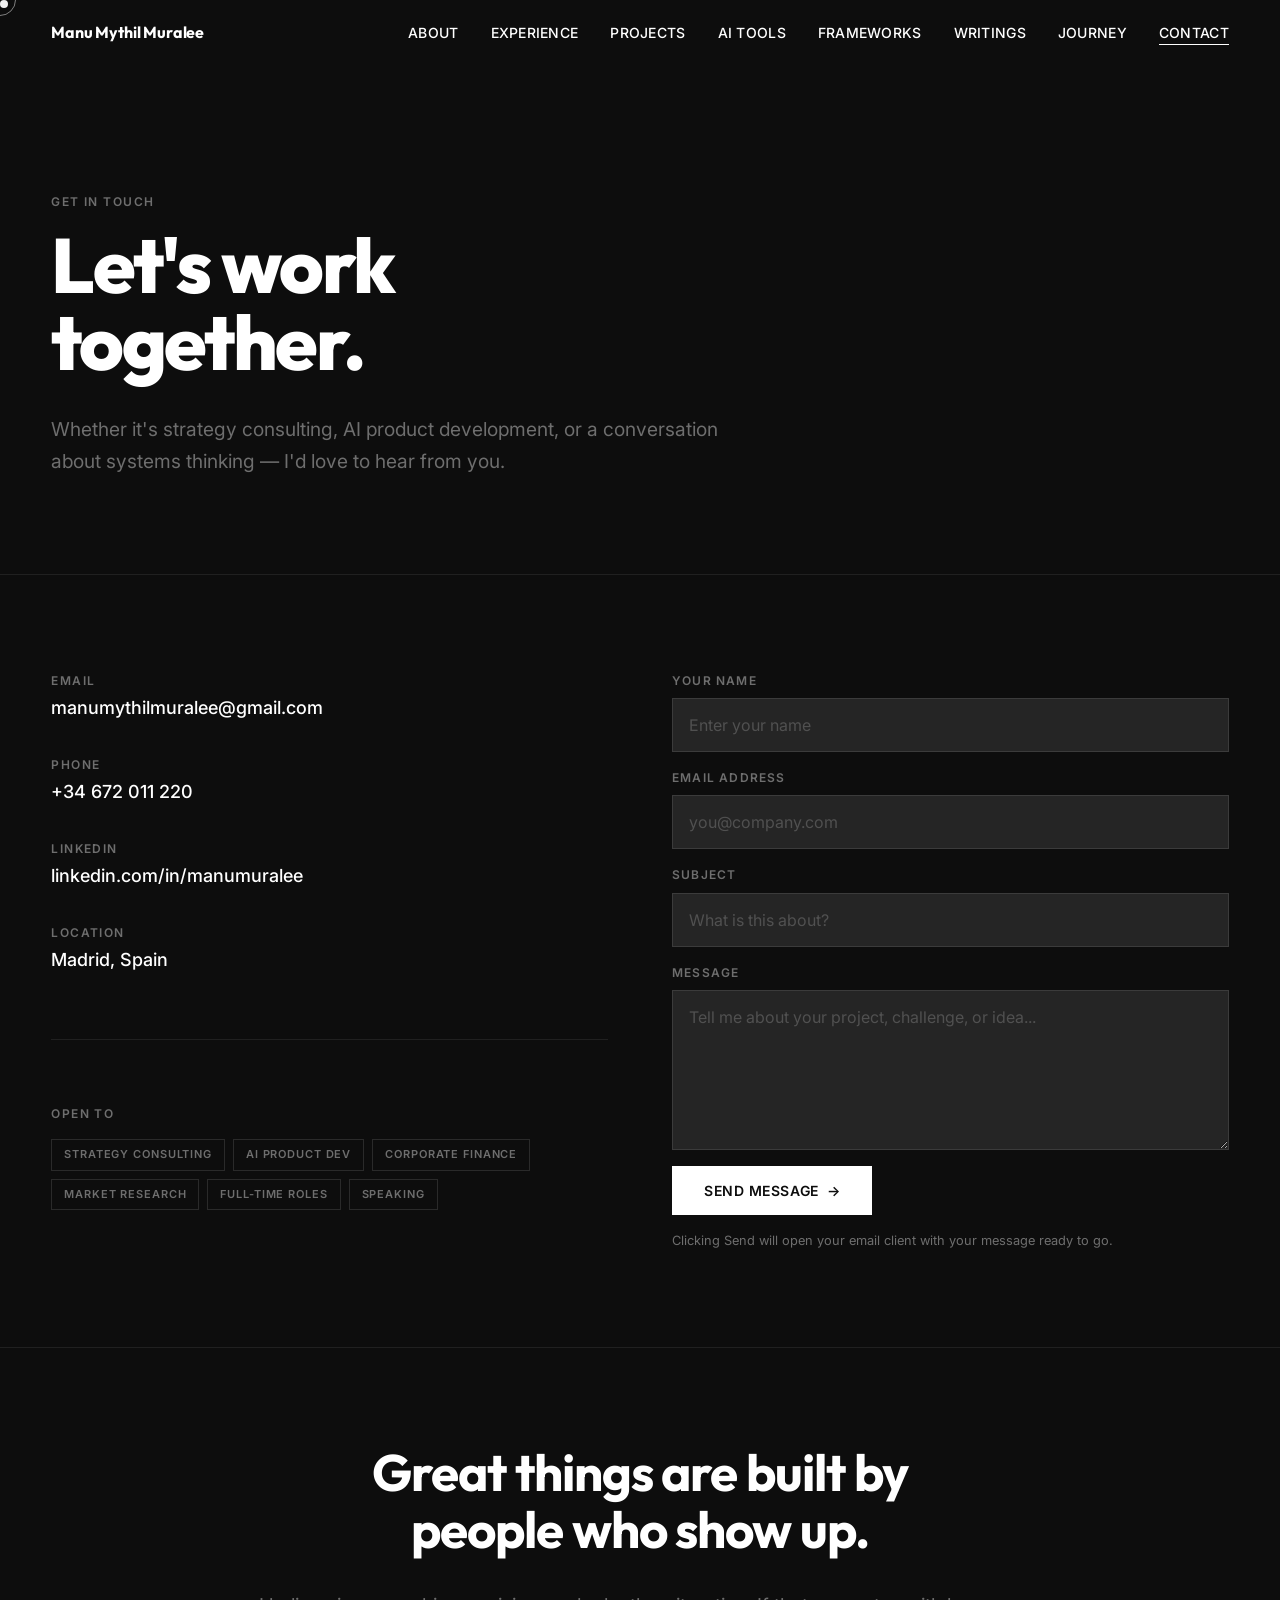
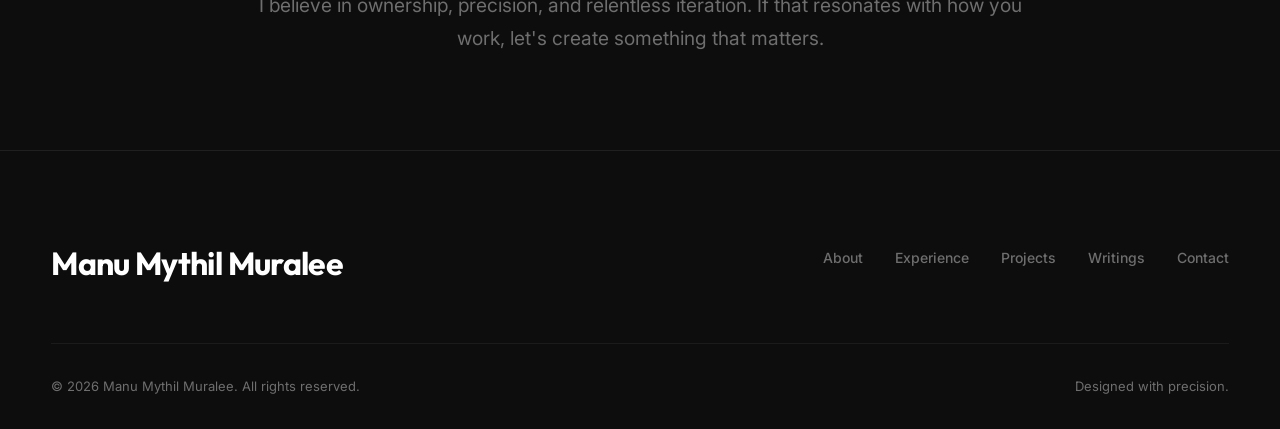
<file: contact.html>
<!DOCTYPE html>
<html lang="en">

<head>
    <meta charset="UTF-8">
    <meta name="viewport" content="width=device-width, initial-scale=1.0">
    <title>Contact — Manu Mythil Muralee</title>
    <meta name="description"
        content="Get in touch with Manu Mythil Muralee for strategy, AI, and economics opportunities. Let's work together.">
    <meta property="og:type" content="website">
    <meta property="og:title" content="Contact — Manu Mythil Muralee">
    <meta property="og:description"
        content="Let's work together. Reach out for strategy, AI, and economics consulting.">
    <meta name="twitter:card" content="summary_large_image">
    <link rel="stylesheet" href="css/style.css">
    <link rel="icon"
        href="data:image/svg+xml,<svg xmlns='http://www.w3.org/2000/svg' viewBox='0 0 100 100'><text y='.9em' font-size='90'>M</text></svg>">
</head>

<body>

    <a href="#main-content" class="skip-link">Skip to main content</a>
    <div class="cursor-dot" aria-hidden="true"></div>
    <div class="cursor-ring" aria-hidden="true"></div>



    <!-- Header -->
    <header class="header" role="banner">
        <div class="container header__inner">
            <a href="index.html" class="header__logo" aria-label="Manu Mythil Muralee - Home">Manu Mythil Muralee</a>
            <nav role="navigation" aria-label="Main navigation">
                <ul class="nav__list">
                    <li><a href="about.html" class="nav__link">About</a></li>
                    <li><a href="experience.html" class="nav__link">Experience</a></li>
                    <li><a href="projects.html" class="nav__link">Projects</a></li>
                    <li><a href="ai-tools.html" class="nav__link">AI Tools</a></li>
                    <li><a href="frameworks.html" class="nav__link">Frameworks</a></li>
                    <li><a href="writings.html" class="nav__link">Writings</a></li>
                    <li><a href="journey.html" class="nav__link">Journey</a></li>
                    <li><a href="contact.html" class="nav__link">Contact</a></li>
                </ul>
            </nav>
            <button class="hamburger" aria-label="Toggle menu" aria-expanded="false">
                <span></span><span></span><span></span>
            </button>
        </div>
    </header>

    <div class="mobile-nav" role="navigation" aria-label="Mobile navigation">
        <a href="about.html" class="mobile-nav__link">About</a>
        <a href="experience.html" class="mobile-nav__link">Experience</a>
        <a href="projects.html" class="mobile-nav__link">Projects</a>
        <a href="ai-tools.html" class="mobile-nav__link">AI Tools</a>
        <a href="frameworks.html" class="mobile-nav__link">Frameworks</a>
        <a href="writings.html" class="mobile-nav__link">Writings</a>
        <a href="journey.html" class="mobile-nav__link">Journey</a>
        <a href="contact.html" class="mobile-nav__link">Contact</a>
    </div>

    <main id="main-content">

        <!-- Page Hero -->
        <section class="page-hero" aria-label="Contact page header">
            <div class="container">
                <p class="t-label page-hero__label reveal">Get In Touch</p>
                <h1 class="t-h1 page-hero__title reveal">Let's work<br>together.</h1>
                <p class="t-body-lg page-hero__text reveal" style="color: var(--mid);">
                    Whether it's strategy consulting, AI product development, or a conversation about
                    systems thinking — I'd love to hear from you.
                </p>
            </div>
        </section>

        <div class="divider" style="margin: 0;"></div>

        <!-- Contact Section -->
        <section class="section" aria-label="Contact information and form">
            <div class="container">
                <div class="contact-grid">
                    <!-- Contact Info -->
                    <div class="reveal">
                        <div class="contact-info__item">
                            <span class="t-label contact-info__label">Email</span>
                            <a href="mailto:manumythilmuralee@gmail.com" class="contact-info__value"
                                id="contact-email">manumythilmuralee@gmail.com</a>
                        </div>
                        <div class="contact-info__item">
                            <span class="t-label contact-info__label">Phone</span>
                            <a href="tel:+34672011220" class="contact-info__value" id="contact-phone">+34 672 011
                                220</a>
                        </div>
                        <div class="contact-info__item">
                            <span class="t-label contact-info__label">LinkedIn</span>
                            <a href="https://linkedin.com/in/manumuralee" target="_blank" rel="noopener noreferrer"
                                class="contact-info__value" id="contact-linkedin">linkedin.com/in/manumuralee</a>
                        </div>
                        <div class="contact-info__item">
                            <span class="t-label contact-info__label">Location</span>
                            <span class="contact-info__value">Madrid, Spain</span>
                        </div>

                        <div
                            style="margin-top: var(--sp-lg); padding-top: var(--sp-lg); border-top: 1px solid rgba(255,255,255,0.08);">
                            <p class="t-label" style="margin-bottom: 1rem;">Open To</p>
                            <div style="display: flex; flex-wrap: wrap; gap: 0.5rem;">
                                <span class="tag">Strategy Consulting</span>
                                <span class="tag">AI Product Dev</span>
                                <span class="tag">Corporate Finance</span>
                                <span class="tag">Market Research</span>
                                <span class="tag">Full-time Roles</span>
                                <span class="tag">Speaking</span>
                            </div>
                        </div>
                    </div>

                    <!-- Contact Form -->
                    <div class="reveal">
                        <form class="contact-form" id="contact-form" action="#" method="POST">
                            <div class="form-group">
                                <label for="contact-name">Your Name</label>
                                <input type="text" id="contact-name" name="name" placeholder="Enter your name" required
                                    autocomplete="name">
                            </div>
                            <div class="form-group">
                                <label for="contact-email-input">Email Address</label>
                                <input type="email" id="contact-email-input" name="email" placeholder="you@company.com"
                                    required autocomplete="email">
                            </div>
                            <div class="form-group">
                                <label for="contact-subject">Subject</label>
                                <input type="text" id="contact-subject" name="subject"
                                    placeholder="What is this about?">
                            </div>
                            <div class="form-group">
                                <label for="contact-message">Message</label>
                                <textarea id="contact-message" name="message"
                                    placeholder="Tell me about your project, challenge, or idea..." required></textarea>
                            </div>
                            <button type="submit" class="btn btn--primary" id="contact-submit"
                                style="align-self: flex-start;">
                                Send Message <span class="btn__arrow">→</span>
                            </button>
                        </form>
                        <p id="contact-form-note" style="margin-top: 1rem; font-size: 0.8rem; color: var(--mid);">
                            Clicking Send will open your email client with your message ready to go.
                        </p>
                    </div>

                    <script>
                        document.getElementById('contact-form').addEventListener('submit', function (e) {
                            e.preventDefault();
                            const name = document.getElementById('contact-name').value.trim();
                            const senderEmail = document.getElementById('contact-email-input').value.trim();
                            const subject = document.getElementById('contact-subject').value.trim() || 'Portfolio Enquiry';
                            const message = document.getElementById('contact-message').value.trim();

                            const body = `Hi Manu,\n\nName: ${name}\nEmail: ${senderEmail}\n\n${message}`;
                            const mailtoLink = `mailto:manumythilmuralee@gmail.com?subject=${encodeURIComponent(subject)}&body=${encodeURIComponent(body)}`;

                            window.location.href = mailtoLink;
                        });
                    </script>
                </div>
            </div>
        </section>

        <!-- CTA Big Type -->
        <section class="section" style="border-top: 1px solid rgba(255,255,255,0.08);" aria-label="Closing message">
            <div class="container">
                <div class="reveal" style="text-align: center; max-width: 800px; margin: 0 auto;">
                    <p class="t-h2" style="margin-bottom: 2rem;">Great things are built by<br>people who show up.</p>
                    <p class="t-body-lg" style="color: var(--mid);">
                        I believe in ownership, precision, and relentless iteration. If that resonates with how you
                        work,
                        let's create something that matters.
                    </p>
                </div>
            </div>
        </section>

    </main>

    <!-- Footer -->
    <footer class="footer" role="contentinfo">
        <div class="container">
            <div class="footer__inner">
                <div class="footer__logo">Manu Mythil Muralee</div>
                <div class="footer__links">
                    <a href="about.html" class="footer__link">About</a>
                    <a href="experience.html" class="footer__link">Experience</a>
                    <a href="projects.html" class="footer__link">Projects</a>
                    <a href="writings.html" class="footer__link">Writings</a>
                    <a href="contact.html" class="footer__link">Contact</a>
                </div>
            </div>
            <div class="footer__bottom">
                <p class="footer__copyright">&copy; 2026 Manu Mythil Muralee. All rights reserved.</p>
                <p class="footer__copyright">Designed with precision.</p>
            </div>
        </div>
    </footer>

    <script src="js/main.js"></script>
</body>

</html>
</file>
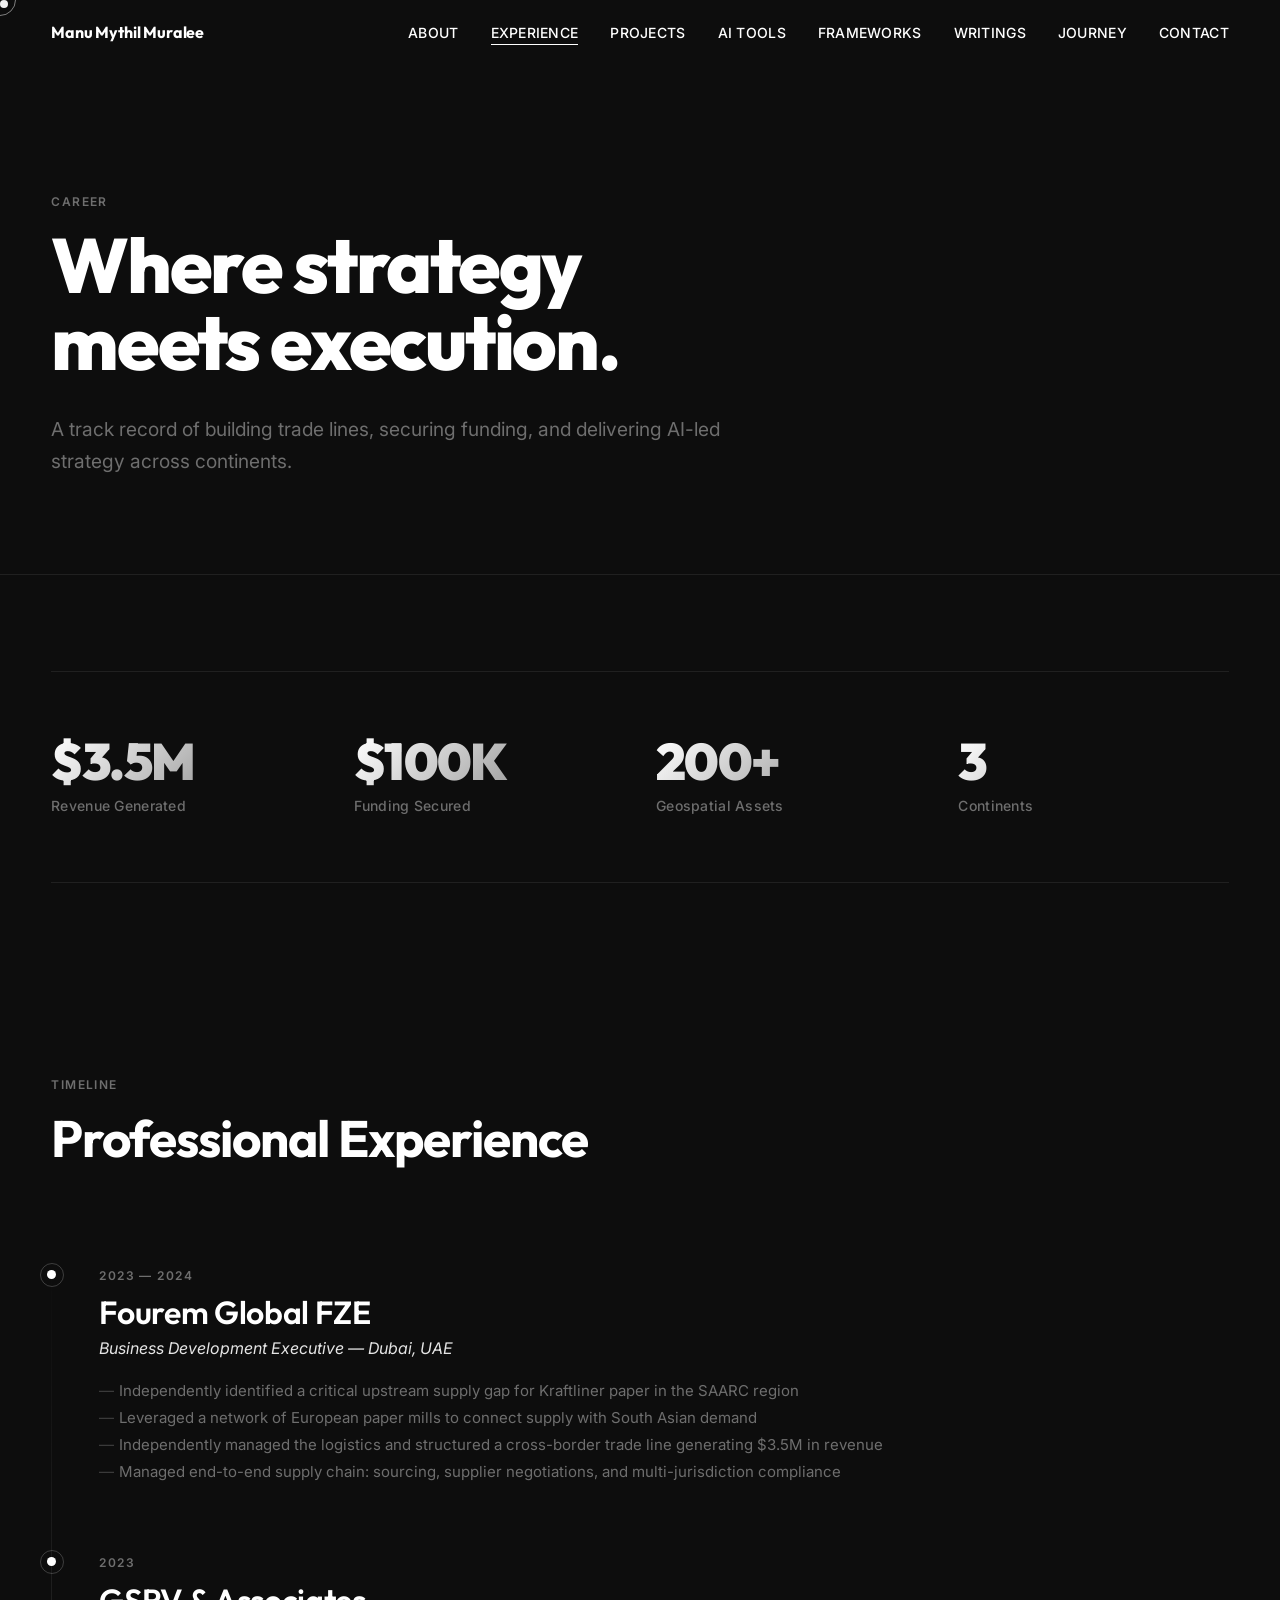
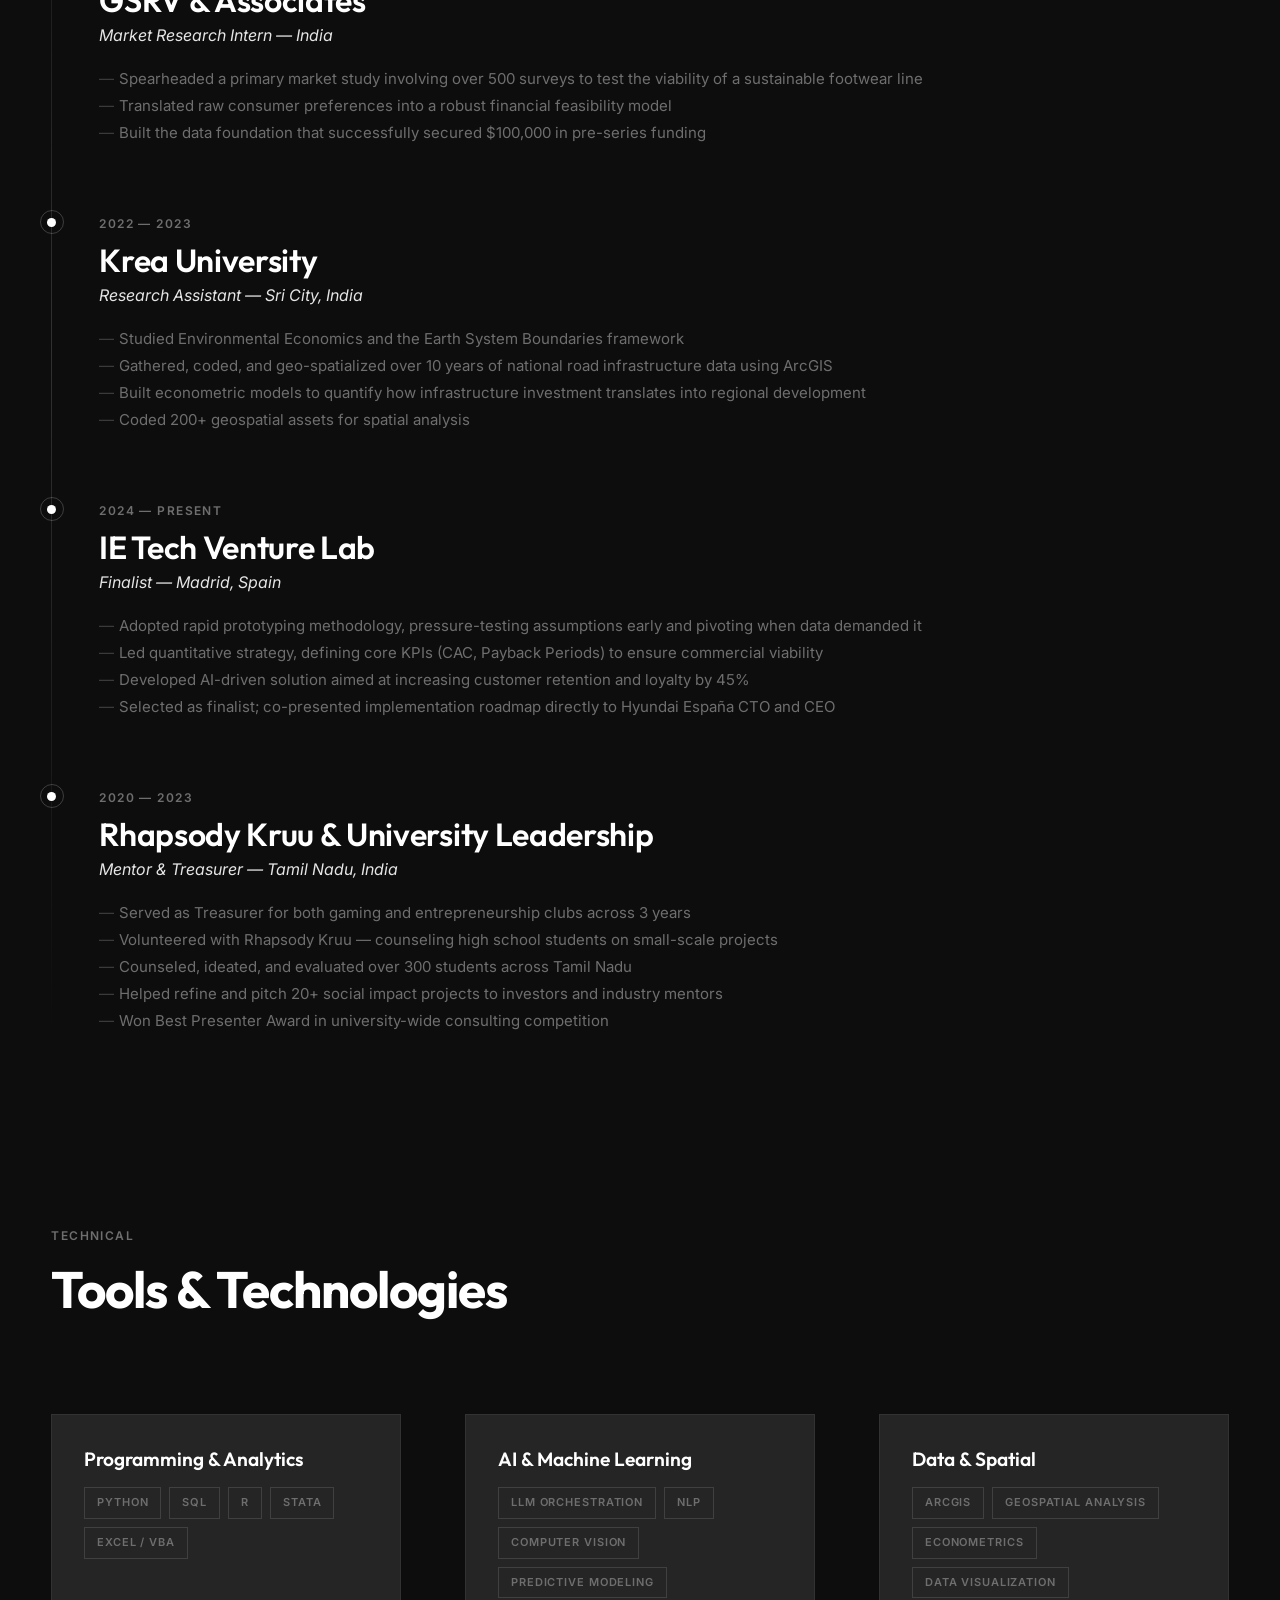
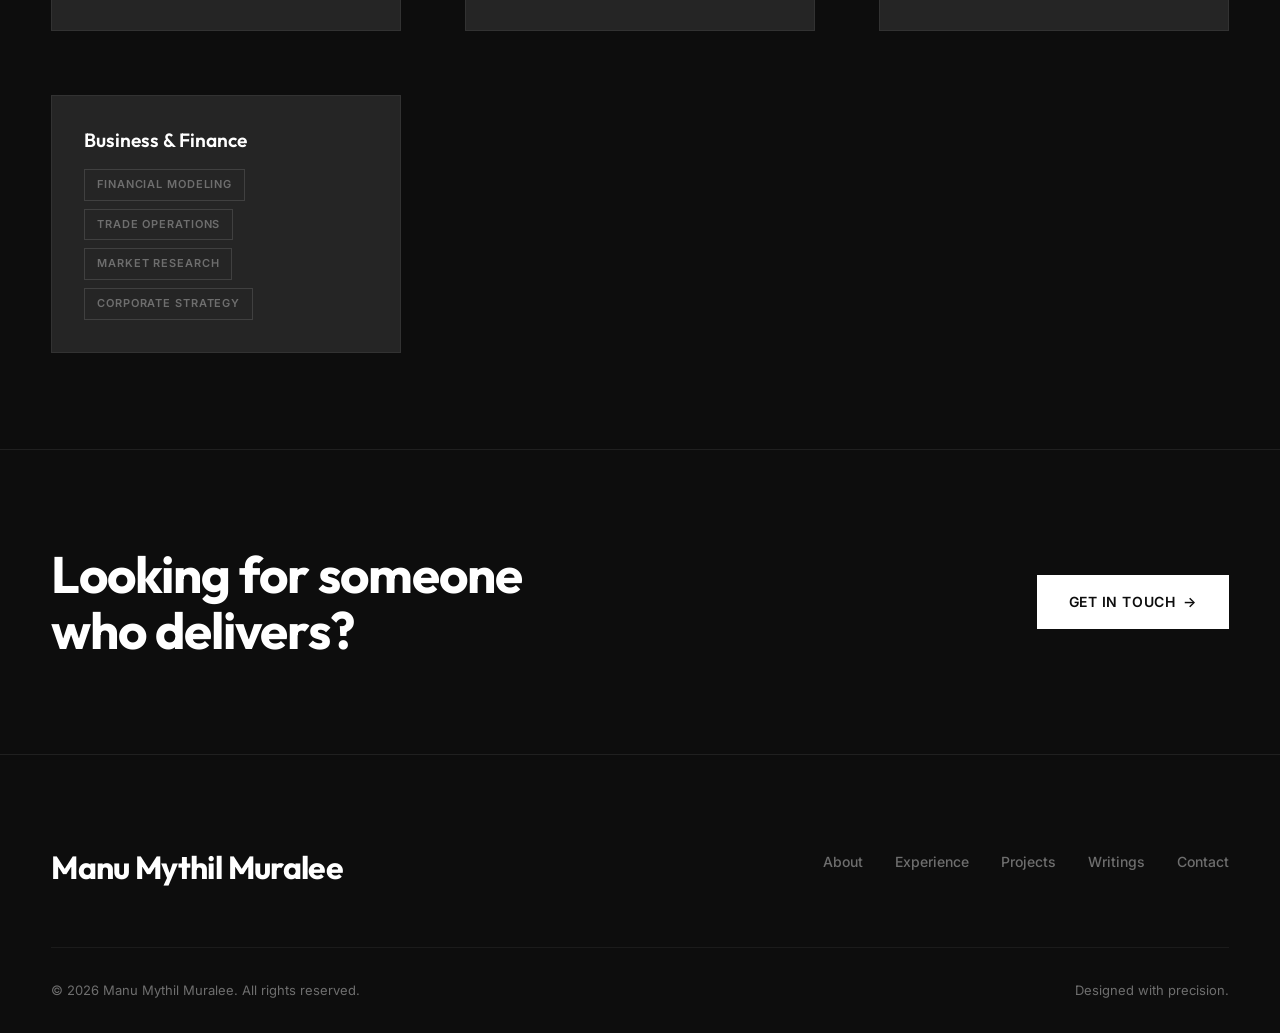
<file: experience.html>
<!DOCTYPE html>
<html lang="en">

<head>
    <meta charset="UTF-8">
    <meta name="viewport" content="width=device-width, initial-scale=1.0">
    <title>Experience — Manu Mythil Muralee</title>
    <meta name="description"
        content="Professional experience timeline of Manu Mythil Muralee — from Fourem Global FZE to GSRV & Associates and Krea University research.">
    <meta property="og:type" content="website">
    <meta property="og:title" content="Experience — Manu Mythil Muralee">
    <meta property="og:description"
        content="A timeline of quantifiable achievements across trade, research, and strategy.">
    <meta name="twitter:card" content="summary_large_image">
    <link rel="stylesheet" href="css/style.css">
    <link rel="icon"
        href="data:image/svg+xml,<svg xmlns='http://www.w3.org/2000/svg' viewBox='0 0 100 100'><text y='.9em' font-size='90'>M</text></svg>">
</head>

<body>

    <a href="#main-content" class="skip-link">Skip to main content</a>
    <div class="cursor-dot" aria-hidden="true"></div>
    <div class="cursor-ring" aria-hidden="true"></div>



    <!-- Header -->
    <header class="header" role="banner">
        <div class="container header__inner">
            <a href="index.html" class="header__logo" aria-label="Manu Mythil Muralee - Home">Manu Mythil Muralee</a>
            <nav role="navigation" aria-label="Main navigation">
                <ul class="nav__list">
                    <li><a href="about.html" class="nav__link">About</a></li>
                    <li><a href="experience.html" class="nav__link">Experience</a></li>
                    <li><a href="projects.html" class="nav__link">Projects</a></li>
                    <li><a href="ai-tools.html" class="nav__link">AI Tools</a></li>
                    <li><a href="frameworks.html" class="nav__link">Frameworks</a></li>
                    <li><a href="writings.html" class="nav__link">Writings</a></li>
                    <li><a href="journey.html" class="nav__link">Journey</a></li>
                    <li><a href="contact.html" class="nav__link">Contact</a></li>
                </ul>
            </nav>
            <button class="hamburger" aria-label="Toggle menu" aria-expanded="false">
                <span></span><span></span><span></span>
            </button>
        </div>
    </header>

    <div class="mobile-nav" role="navigation" aria-label="Mobile navigation">
        <a href="about.html" class="mobile-nav__link">About</a>
        <a href="experience.html" class="mobile-nav__link">Experience</a>
        <a href="projects.html" class="mobile-nav__link">Projects</a>
        <a href="ai-tools.html" class="mobile-nav__link">AI Tools</a>
        <a href="frameworks.html" class="mobile-nav__link">Frameworks</a>
        <a href="writings.html" class="mobile-nav__link">Writings</a>
        <a href="journey.html" class="mobile-nav__link">Journey</a>
        <a href="contact.html" class="mobile-nav__link">Contact</a>
    </div>

    <main id="main-content">

        <!-- Page Hero -->
        <section class="page-hero" aria-label="Experience page header">
            <div class="container">
                <p class="t-label page-hero__label reveal">Career</p>
                <h1 class="t-h1 page-hero__title reveal">Where strategy<br>meets execution.</h1>
                <p class="t-body-lg page-hero__text reveal" style="color: var(--mid);">
                    A track record of building trade lines, securing funding, and delivering AI-led strategy across
                    continents.
                </p>
            </div>
        </section>

        <div class="divider" style="margin: 0;"></div>

        <!-- Stats -->
        <section class="section" aria-label="Career metrics">
            <div class="container">
                <div class="stats reveal stagger-children">
                    <div class="stat">
                        <div class="stat__number" data-count="3.5" data-prefix="$" data-suffix="M" data-decimals="1">$0M
                        </div>
                        <div class="stat__label">Revenue Generated</div>
                    </div>
                    <div class="stat">
                        <div class="stat__number" data-count="100" data-prefix="$" data-suffix="K" data-decimals="0">$0K
                        </div>
                        <div class="stat__label">Funding Secured</div>
                    </div>
                    <div class="stat">
                        <div class="stat__number" data-count="200" data-prefix="" data-suffix="+" data-decimals="0">0+
                        </div>
                        <div class="stat__label">Geospatial Assets</div>
                    </div>
                    <div class="stat">
                        <div class="stat__number" data-count="3" data-prefix="" data-suffix="" data-decimals="0">0</div>
                        <div class="stat__label">Continents</div>
                    </div>
                </div>
            </div>
        </section>

        <!-- Timeline -->
        <section class="section" aria-label="Experience timeline">
            <div class="container">
                <div class="section-header reveal">
                    <p class="t-label section-header__label">Timeline</p>
                    <h2 class="t-h2 section-header__title">Professional Experience</h2>
                </div>

                <div class="timeline reveal">
                    <!-- Fourem Global FZE -->
                    <div class="timeline__item">
                        <div class="timeline__dot"></div>
                        <p class="t-label timeline__date">2023 — 2024</p>
                        <h3 class="t-h3 timeline__title">Fourem Global FZE</h3>
                        <p class="timeline__role">Business Development Executive — Dubai, UAE</p>
                        <ul class="timeline__details">
                            <li>Independently identified a critical upstream supply gap for Kraftliner paper in the
                                SAARC region</li>
                            <li>Leveraged a network of European paper mills to connect supply with South Asian demand
                            </li>
                            <li>Independently managed the logistics and structured a cross-border trade line generating
                                $3.5M in revenue</li>
                            <li>Managed end-to-end supply chain: sourcing, supplier negotiations, and multi-jurisdiction
                                compliance</li>
                        </ul>
                    </div>

                    <!-- GSRV & Associates -->
                    <div class="timeline__item">
                        <div class="timeline__dot"></div>
                        <p class="t-label timeline__date">2023</p>
                        <h3 class="t-h3 timeline__title">GSRV & Associates</h3>
                        <p class="timeline__role">Market Research Intern — India</p>
                        <ul class="timeline__details">
                            <li>Spearheaded a primary market study involving over 500 surveys to test the viability of a
                                sustainable footwear line</li>
                            <li>Translated raw consumer preferences into a robust financial feasibility model</li>
                            <li>Built the data foundation that successfully secured $100,000 in pre-series funding</li>
                        </ul>
                    </div>

                    <!-- Krea University -->
                    <div class="timeline__item">
                        <div class="timeline__dot"></div>
                        <p class="t-label timeline__date">2022 — 2023</p>
                        <h3 class="t-h3 timeline__title">Krea University</h3>
                        <p class="timeline__role">Research Assistant — Sri City, India</p>
                        <ul class="timeline__details">
                            <li>Studied Environmental Economics and the Earth System Boundaries framework</li>
                            <li>Gathered, coded, and geo-spatialized over 10 years of national road infrastructure data
                                using ArcGIS</li>
                            <li>Built econometric models to quantify how infrastructure investment translates into
                                regional development</li>
                            <li>Coded 200+ geospatial assets for spatial analysis</li>
                        </ul>
                    </div>

                    <!-- IE Business School -->
                    <div class="timeline__item">
                        <div class="timeline__dot"></div>
                        <p class="t-label timeline__date">2024 — Present</p>
                        <h3 class="t-h3 timeline__title">IE Tech Venture Lab</h3>
                        <p class="timeline__role">Finalist — Madrid, Spain</p>
                        <ul class="timeline__details">
                            <li>Adopted rapid prototyping methodology, pressure-testing assumptions early and pivoting
                                when data demanded it</li>
                            <li>Led quantitative strategy, defining core KPIs (CAC, Payback Periods) to ensure
                                commercial viability</li>
                            <li>Developed AI-driven solution aimed at increasing customer retention and loyalty by 45%
                            </li>
                            <li>Selected as finalist; co-presented implementation roadmap directly to Hyundai España CTO
                                and CEO</li>
                        </ul>
                    </div>

                    <!-- Rhapsody Kruu -->
                    <div class="timeline__item">
                        <div class="timeline__dot"></div>
                        <p class="t-label timeline__date">2020 — 2023</p>
                        <h3 class="t-h3 timeline__title">Rhapsody Kruu & University Leadership</h3>
                        <p class="timeline__role">Mentor & Treasurer — Tamil Nadu, India</p>
                        <ul class="timeline__details">
                            <li>Served as Treasurer for both gaming and entrepreneurship clubs across 3 years</li>
                            <li>Volunteered with Rhapsody Kruu — counseling high school students on small-scale projects
                            </li>
                            <li>Counseled, ideated, and evaluated over 300 students across Tamil Nadu</li>
                            <li>Helped refine and pitch 20+ social impact projects to investors and industry mentors
                            </li>
                            <li>Won Best Presenter Award in university-wide consulting competition</li>
                        </ul>
                    </div>
                </div>
            </div>
        </section>

        <!-- Skills & Tools -->
        <section class="section" aria-label="Technical skills">
            <div class="container">
                <div class="section-header reveal">
                    <p class="t-label section-header__label">Technical</p>
                    <h2 class="t-h2 section-header__title">Tools & Technologies</h2>
                </div>
                <div class="skills-grid reveal stagger-children">
                    <div class="skill-group">
                        <h3 class="t-h4">Programming & Analytics</h3>
                        <div class="skill-tags">
                            <span class="tag">Python</span>
                            <span class="tag">SQL</span>
                            <span class="tag">R</span>
                            <span class="tag">Stata</span>
                            <span class="tag">Excel / VBA</span>
                        </div>
                    </div>
                    <div class="skill-group">
                        <h3 class="t-h4">AI & Machine Learning</h3>
                        <div class="skill-tags">
                            <span class="tag">LLM Orchestration</span>
                            <span class="tag">NLP</span>
                            <span class="tag">Computer Vision</span>
                            <span class="tag">Predictive Modeling</span>
                        </div>
                    </div>
                    <div class="skill-group">
                        <h3 class="t-h4">Data & Spatial</h3>
                        <div class="skill-tags">
                            <span class="tag">ArcGIS</span>
                            <span class="tag">Geospatial Analysis</span>
                            <span class="tag">Econometrics</span>
                            <span class="tag">Data Visualization</span>
                        </div>
                    </div>
                    <div class="skill-group">
                        <h3 class="t-h4">Business & Finance</h3>
                        <div class="skill-tags">
                            <span class="tag">Financial Modeling</span>
                            <span class="tag">Trade Operations</span>
                            <span class="tag">Market Research</span>
                            <span class="tag">Corporate Strategy</span>
                        </div>
                    </div>
                </div>
            </div>
        </section>

        <!-- CTA Banner -->
        <section class="section" style="border-top: 1px solid rgba(255,255,255,0.08);" aria-label="Call to action">
            <div class="container">
                <div class="reveal"
                    style="display: flex; justify-content: space-between; align-items: center; flex-wrap: wrap; gap: 2rem;">
                    <h2 class="t-h2" style="max-width: 600px;">Looking for someone<br>who delivers?</h2>
                    <a href="contact.html" class="btn btn--primary" id="experience-cta-contact">
                        Get in touch <span class="btn__arrow">→</span>
                    </a>
                </div>
            </div>
        </section>

    </main>

    <!-- Footer -->
    <footer class="footer" role="contentinfo">
        <div class="container">
            <div class="footer__inner">
                <div class="footer__logo">Manu Mythil Muralee</div>
                <div class="footer__links">
                    <a href="about.html" class="footer__link">About</a>
                    <a href="experience.html" class="footer__link">Experience</a>
                    <a href="projects.html" class="footer__link">Projects</a>
                    <a href="writings.html" class="footer__link">Writings</a>
                    <a href="contact.html" class="footer__link">Contact</a>
                </div>
            </div>
            <div class="footer__bottom">
                <p class="footer__copyright">&copy; 2026 Manu Mythil Muralee. All rights reserved.</p>
                <p class="footer__copyright">Designed with precision.</p>
            </div>
        </div>
    </footer>

    <script src="js/main.js"></script>
</body>

</html>
</file>
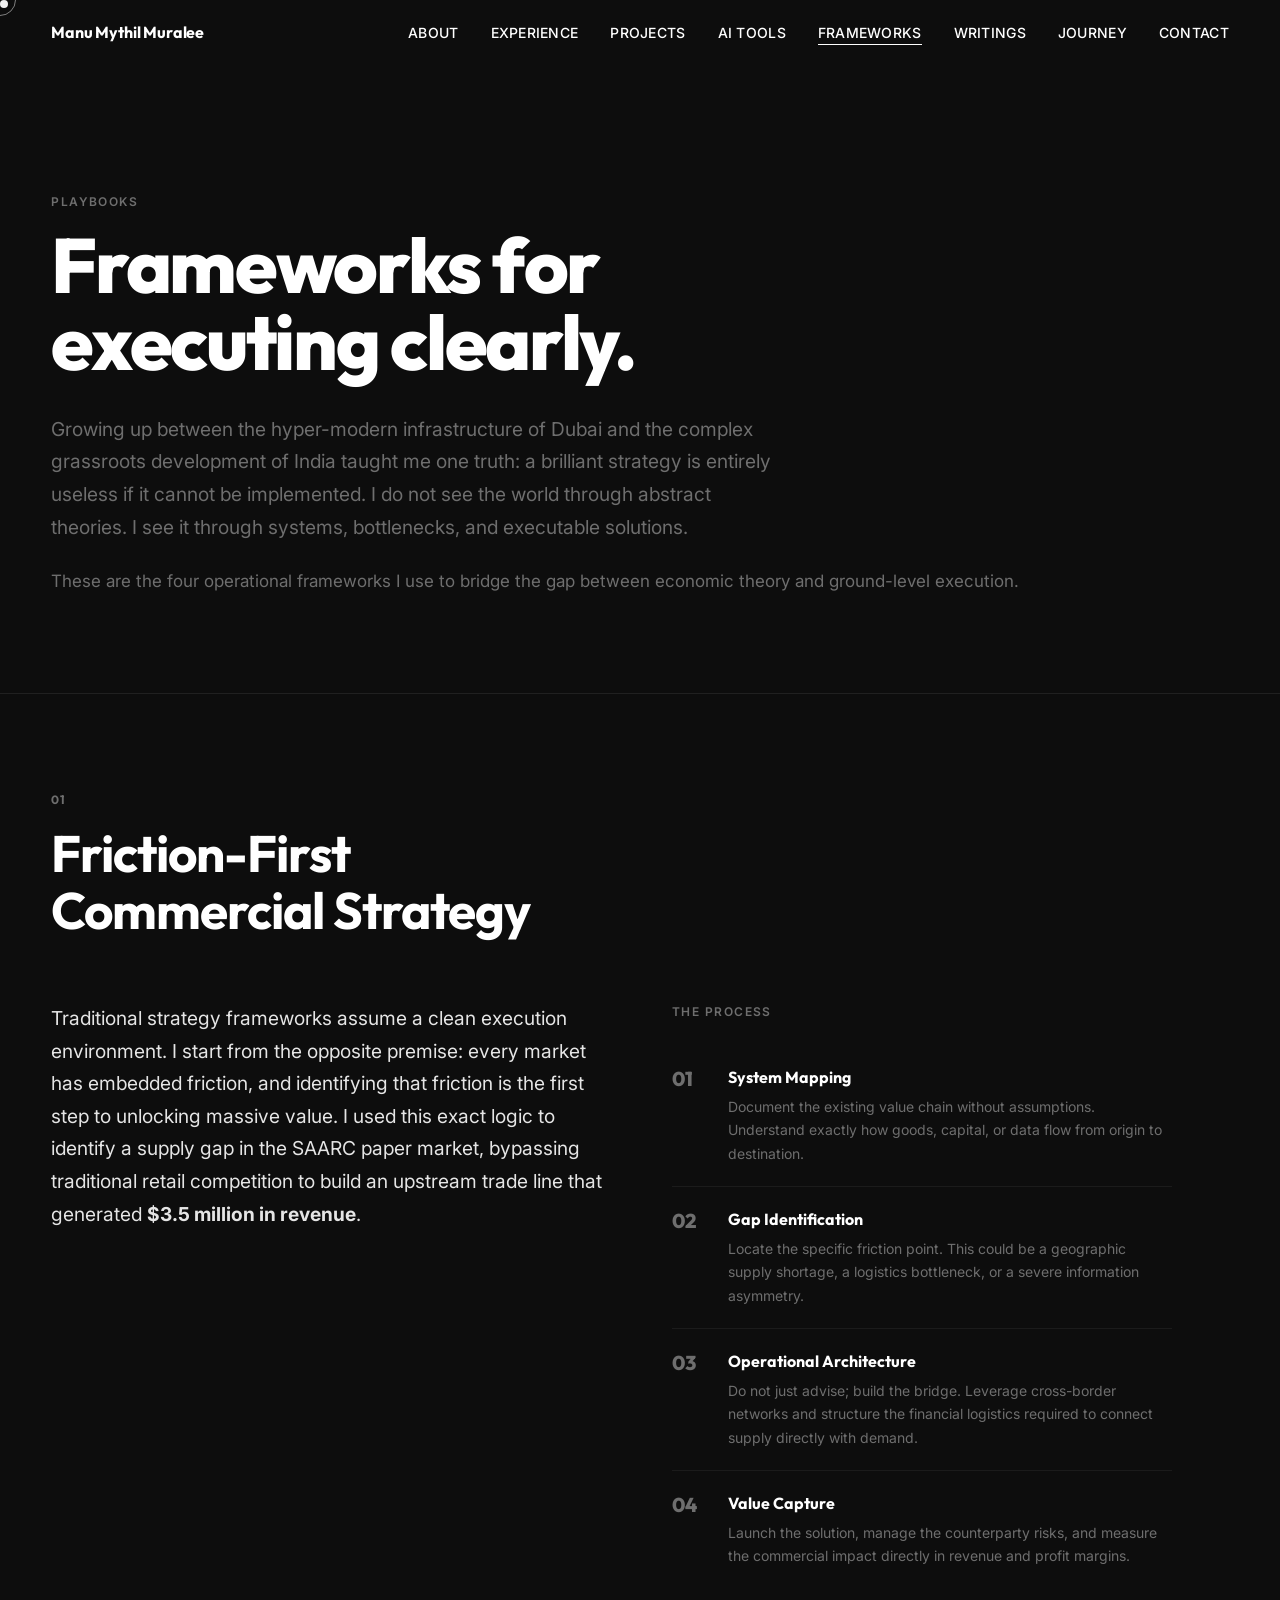
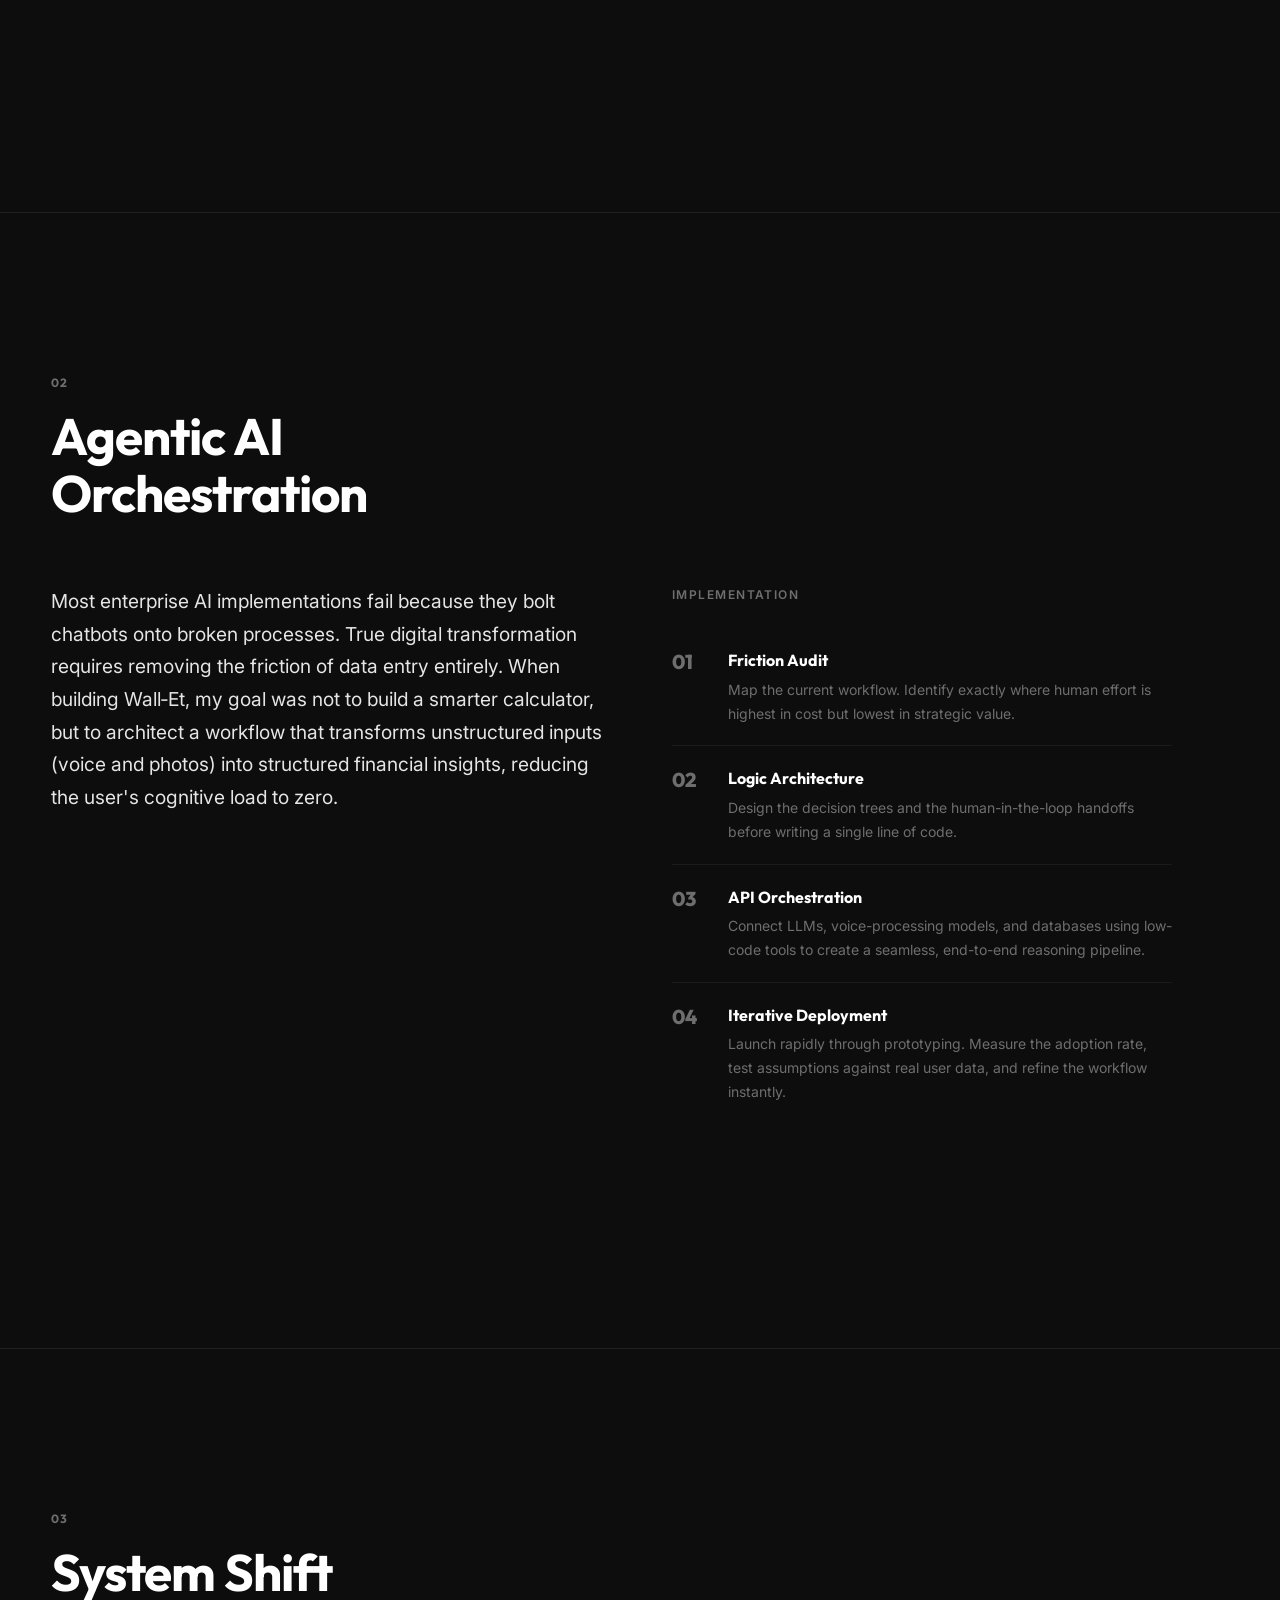
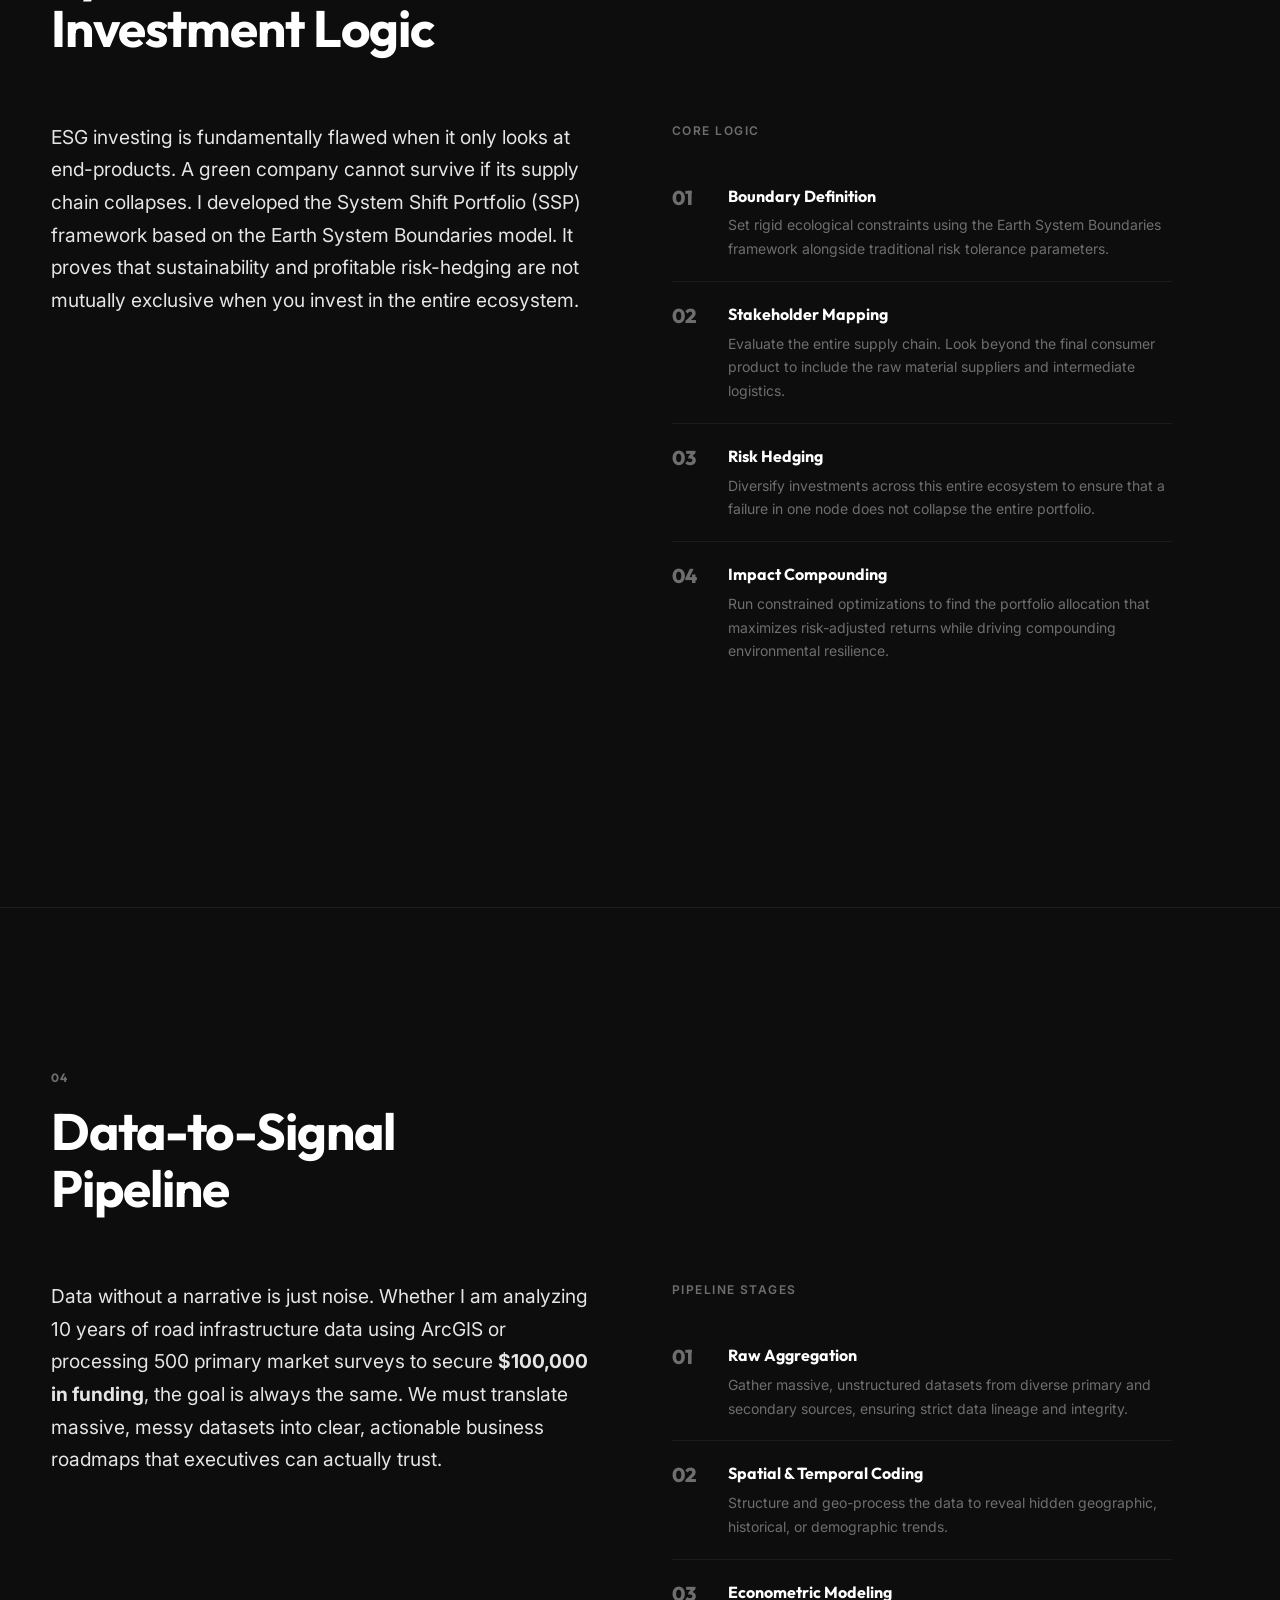
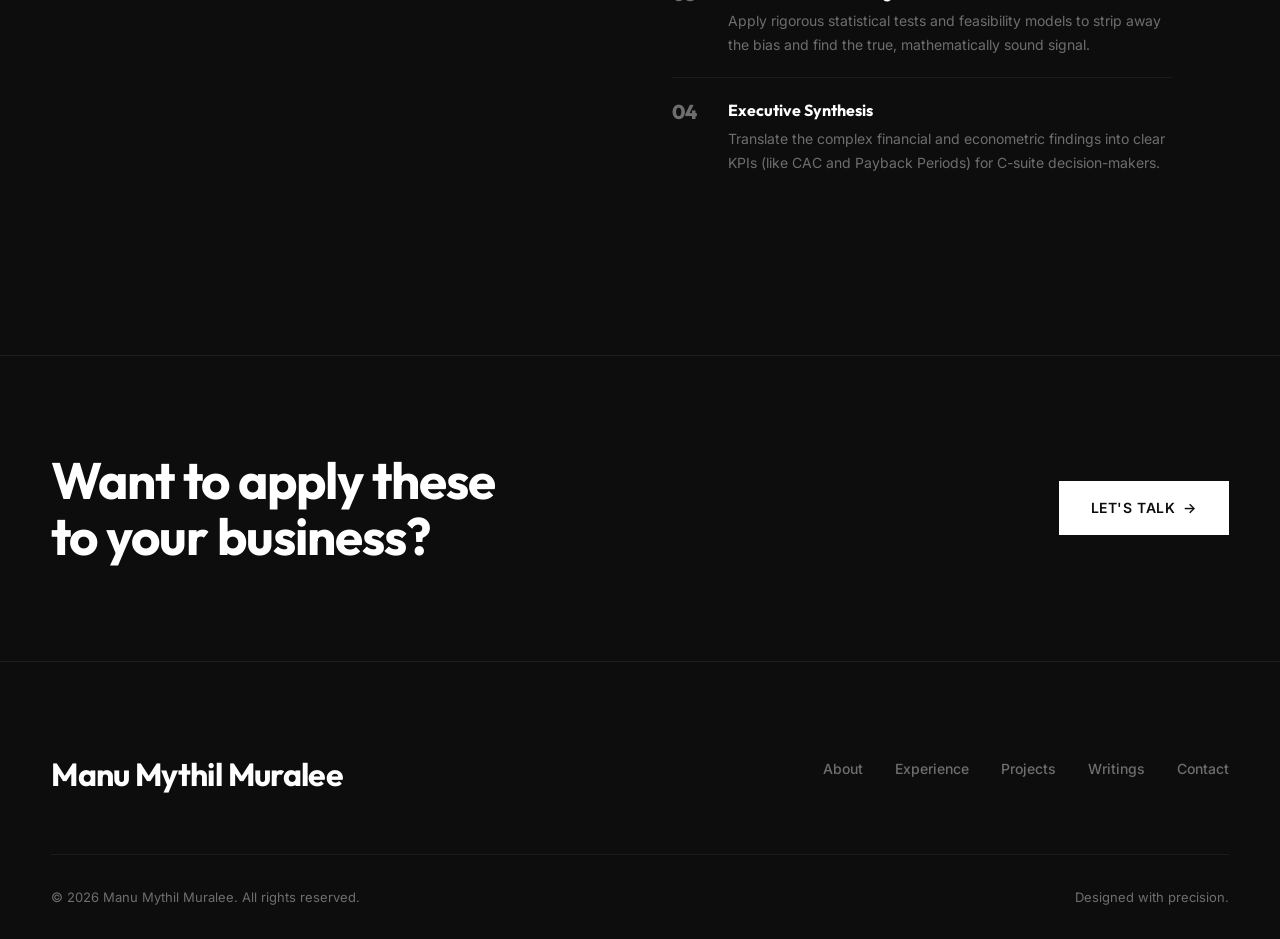
<file: frameworks.html>
<!DOCTYPE html>
<html lang="en">

<head>
    <meta charset="UTF-8">
    <meta name="viewport" content="width=device-width, initial-scale=1.0">
    <title>Frameworks — Manu Mythil Muralee</title>
    <meta name="description"
        content="Strategy frameworks and playbooks by Manu Mythil Muralee — friction-based strategy, execution pipelines, green portfolio logic, and AI workflow optimization.">
    <meta property="og:type" content="website">
    <meta property="og:title" content="Frameworks — Manu Mythil Muralee">
    <meta property="og:description"
        content="Unique strategy frameworks and playbooks for systems thinking and execution.">
    <meta name="twitter:card" content="summary_large_image">
    <link rel="stylesheet" href="css/style.css">
    <link rel="icon"
        href="data:image/svg+xml,<svg xmlns='http://www.w3.org/2000/svg' viewBox='0 0 100 100'><text y='.9em' font-size='90'>M</text></svg>">
</head>

<body>

    <a href="#main-content" class="skip-link">Skip to main content</a>
    <div class="cursor-dot" aria-hidden="true"></div>
    <div class="cursor-ring" aria-hidden="true"></div>



    <!-- Header -->
    <header class="header" role="banner">
        <div class="container header__inner">
            <a href="index.html" class="header__logo" aria-label="Manu Mythil Muralee - Home">Manu Mythil Muralee</a>
            <nav role="navigation" aria-label="Main navigation">
                <ul class="nav__list">
                    <li><a href="about.html" class="nav__link">About</a></li>
                    <li><a href="experience.html" class="nav__link">Experience</a></li>
                    <li><a href="projects.html" class="nav__link">Projects</a></li>
                    <li><a href="ai-tools.html" class="nav__link">AI Tools</a></li>
                    <li><a href="frameworks.html" class="nav__link">Frameworks</a></li>
                    <li><a href="writings.html" class="nav__link">Writings</a></li>
                    <li><a href="journey.html" class="nav__link">Journey</a></li>
                    <li><a href="contact.html" class="nav__link">Contact</a></li>
                </ul>
            </nav>
            <button class="hamburger" aria-label="Toggle menu" aria-expanded="false">
                <span></span><span></span><span></span>
            </button>
        </div>
    </header>

    <div class="mobile-nav" role="navigation" aria-label="Mobile navigation">
        <a href="about.html" class="mobile-nav__link">About</a>
        <a href="experience.html" class="mobile-nav__link">Experience</a>
        <a href="projects.html" class="mobile-nav__link">Projects</a>
        <a href="ai-tools.html" class="mobile-nav__link">AI Tools</a>
        <a href="frameworks.html" class="mobile-nav__link">Frameworks</a>
        <a href="writings.html" class="mobile-nav__link">Writings</a>
        <a href="journey.html" class="mobile-nav__link">Journey</a>
        <a href="contact.html" class="mobile-nav__link">Contact</a>
    </div>

    <main id="main-content">

        <!-- Page Hero -->
        <section class="page-hero" aria-label="Frameworks page header">
            <div class="container">
                <p class="t-label page-hero__label reveal">Playbooks</p>
                <h1 class="t-h1 page-hero__title reveal">Frameworks for<br>executing clearly.</h1>
                <p class="t-body-lg page-hero__text reveal" style="color: var(--mid); max-width: 720px;">
                    Growing up between the hyper-modern infrastructure of Dubai and the complex grassroots development
                    of India taught me one truth: a brilliant strategy is entirely useless if it cannot be implemented.
                    I do not see the world through abstract theories. I see it through systems, bottlenecks, and
                    executable solutions.
                </p>
                <p class="t-body reveal" style="color: var(--mid); margin-top: 1.5rem;">
                    These are the four operational frameworks I use to bridge the gap between economic theory and
                    ground-level execution.
                </p>
            </div>
        </section>

        <div class="divider" style="margin: 0;"></div>

        <!-- Framework 1: Friction-First Commercial Strategy -->
        <section class="section" aria-label="Friction-First Commercial Strategy">
            <div class="container">
                <div class="framework-detail reveal">
                    <div class="framework-detail__header">
                        <span class="framework-detail__number">01</span>
                        <h2 class="t-h2">Friction-First<br>Commercial Strategy</h2>
                    </div>
                    <div class="framework-detail__content">
                        <div class="framework-detail__desc">
                            <p class="t-body-lg" style="margin-bottom: 1.5rem;">
                                Traditional strategy frameworks assume a clean execution environment. I start from the
                                opposite premise: every market has embedded friction, and identifying that friction is
                                the first step to unlocking massive value. I used this exact logic to identify a supply
                                gap in the SAARC paper market, bypassing traditional retail competition to build an
                                upstream trade line that generated <strong>$3.5 million in revenue</strong>.
                            </p>
                        </div>
                        <div class="framework-detail__steps">
                            <h3 class="t-label" style="margin-bottom: 1.5rem;">The Process</h3>
                            <div class="framework-step">
                                <span class="framework-step__num">01</span>
                                <div>
                                    <h4 class="framework-step__title">System Mapping</h4>
                                    <p class="framework-step__text">Document the existing value chain without
                                        assumptions. Understand exactly how goods, capital, or data flow from origin
                                        to destination.</p>
                                </div>
                            </div>
                            <div class="framework-step">
                                <span class="framework-step__num">02</span>
                                <div>
                                    <h4 class="framework-step__title">Gap Identification</h4>
                                    <p class="framework-step__text">Locate the specific friction point. This could be
                                        a geographic supply shortage, a logistics bottleneck, or a severe information
                                        asymmetry.</p>
                                </div>
                            </div>
                            <div class="framework-step">
                                <span class="framework-step__num">03</span>
                                <div>
                                    <h4 class="framework-step__title">Operational Architecture</h4>
                                    <p class="framework-step__text">Do not just advise; build the bridge. Leverage
                                        cross-border networks and structure the financial logistics required to connect
                                        supply directly with demand.</p>
                                </div>
                            </div>
                            <div class="framework-step">
                                <span class="framework-step__num">04</span>
                                <div>
                                    <h4 class="framework-step__title">Value Capture</h4>
                                    <p class="framework-step__text">Launch the solution, manage the counterparty risks,
                                        and measure the commercial impact directly in revenue and profit margins.</p>
                                </div>
                            </div>
                        </div>
                    </div>
                </div>
            </div>
        </section>

        <div class="divider"></div>

        <!-- Framework 2: Agentic AI Orchestration -->
        <section class="section" aria-label="Agentic AI Orchestration">
            <div class="container">
                <div class="framework-detail reveal">
                    <div class="framework-detail__header">
                        <span class="framework-detail__number">02</span>
                        <h2 class="t-h2">Agentic AI<br>Orchestration</h2>
                    </div>
                    <div class="framework-detail__content">
                        <div class="framework-detail__desc">
                            <p class="t-body-lg" style="margin-bottom: 1.5rem;">
                                Most enterprise AI implementations fail because they bolt chatbots onto broken
                                processes. True digital transformation requires removing the friction of data entry
                                entirely. When building Wall‑Et, my goal was not to build a smarter calculator, but
                                to architect a workflow that transforms unstructured inputs (voice and photos) into
                                structured financial insights, reducing the user's cognitive load to zero.
                            </p>
                        </div>
                        <div class="framework-detail__steps">
                            <h3 class="t-label" style="margin-bottom: 1.5rem;">Implementation</h3>
                            <div class="framework-step">
                                <span class="framework-step__num">01</span>
                                <div>
                                    <h4 class="framework-step__title">Friction Audit</h4>
                                    <p class="framework-step__text">Map the current workflow. Identify exactly where
                                        human effort is highest in cost but lowest in strategic value.</p>
                                </div>
                            </div>
                            <div class="framework-step">
                                <span class="framework-step__num">02</span>
                                <div>
                                    <h4 class="framework-step__title">Logic Architecture</h4>
                                    <p class="framework-step__text">Design the decision trees and the human-in-the-loop
                                        handoffs before writing a single line of code.</p>
                                </div>
                            </div>
                            <div class="framework-step">
                                <span class="framework-step__num">03</span>
                                <div>
                                    <h4 class="framework-step__title">API Orchestration</h4>
                                    <p class="framework-step__text">Connect LLMs, voice-processing models, and
                                        databases using low-code tools to create a seamless, end-to-end reasoning
                                        pipeline.</p>
                                </div>
                            </div>
                            <div class="framework-step">
                                <span class="framework-step__num">04</span>
                                <div>
                                    <h4 class="framework-step__title">Iterative Deployment</h4>
                                    <p class="framework-step__text">Launch rapidly through prototyping. Measure the
                                        adoption rate, test assumptions against real user data, and refine the workflow
                                        instantly.</p>
                                </div>
                            </div>
                        </div>
                    </div>
                </div>
            </div>
        </section>

        <div class="divider"></div>

        <!-- Framework 3: System Shift Investment Logic -->
        <section class="section" aria-label="System Shift Investment Logic">
            <div class="container">
                <div class="framework-detail reveal">
                    <div class="framework-detail__header">
                        <span class="framework-detail__number">03</span>
                        <h2 class="t-h2">System Shift<br>Investment Logic</h2>
                    </div>
                    <div class="framework-detail__content">
                        <div class="framework-detail__desc">
                            <p class="t-body-lg" style="margin-bottom: 1.5rem;">
                                ESG investing is fundamentally flawed when it only looks at end-products. A green
                                company cannot survive if its supply chain collapses. I developed the System Shift
                                Portfolio (SSP) framework based on the Earth System Boundaries model. It proves that
                                sustainability and profitable risk-hedging are not mutually exclusive when you invest
                                in the entire ecosystem.
                            </p>
                        </div>
                        <div class="framework-detail__steps">
                            <h3 class="t-label" style="margin-bottom: 1.5rem;">Core Logic</h3>
                            <div class="framework-step">
                                <span class="framework-step__num">01</span>
                                <div>
                                    <h4 class="framework-step__title">Boundary Definition</h4>
                                    <p class="framework-step__text">Set rigid ecological constraints using the Earth
                                        System Boundaries framework alongside traditional risk tolerance parameters.
                                    </p>
                                </div>
                            </div>
                            <div class="framework-step">
                                <span class="framework-step__num">02</span>
                                <div>
                                    <h4 class="framework-step__title">Stakeholder Mapping</h4>
                                    <p class="framework-step__text">Evaluate the entire supply chain. Look beyond the
                                        final consumer product to include the raw material suppliers and intermediate
                                        logistics.</p>
                                </div>
                            </div>
                            <div class="framework-step">
                                <span class="framework-step__num">03</span>
                                <div>
                                    <h4 class="framework-step__title">Risk Hedging</h4>
                                    <p class="framework-step__text">Diversify investments across this entire ecosystem
                                        to ensure that a failure in one node does not collapse the entire portfolio.
                                    </p>
                                </div>
                            </div>
                            <div class="framework-step">
                                <span class="framework-step__num">04</span>
                                <div>
                                    <h4 class="framework-step__title">Impact Compounding</h4>
                                    <p class="framework-step__text">Run constrained optimizations to find the portfolio
                                        allocation that maximizes risk-adjusted returns while driving compounding
                                        environmental resilience.</p>
                                </div>
                            </div>
                        </div>
                    </div>
                </div>
            </div>
        </section>

        <div class="divider"></div>

        <!-- Framework 4: Data-to-Signal Pipeline -->
        <section class="section" aria-label="Data-to-Signal Pipeline">
            <div class="container">
                <div class="framework-detail reveal">
                    <div class="framework-detail__header">
                        <span class="framework-detail__number">04</span>
                        <h2 class="t-h2">Data-to-Signal<br>Pipeline</h2>
                    </div>
                    <div class="framework-detail__content">
                        <div class="framework-detail__desc">
                            <p class="t-body-lg" style="margin-bottom: 1.5rem;">
                                Data without a narrative is just noise. Whether I am analyzing 10 years of road
                                infrastructure data using ArcGIS or processing 500 primary market surveys to secure
                                <strong>$100,000 in funding</strong>, the goal is always the same. We must translate
                                massive, messy datasets into clear, actionable business roadmaps that executives can
                                actually trust.
                            </p>
                        </div>
                        <div class="framework-detail__steps">
                            <h3 class="t-label" style="margin-bottom: 1.5rem;">Pipeline Stages</h3>
                            <div class="framework-step">
                                <span class="framework-step__num">01</span>
                                <div>
                                    <h4 class="framework-step__title">Raw Aggregation</h4>
                                    <p class="framework-step__text">Gather massive, unstructured datasets from diverse
                                        primary and secondary sources, ensuring strict data lineage and integrity.</p>
                                </div>
                            </div>
                            <div class="framework-step">
                                <span class="framework-step__num">02</span>
                                <div>
                                    <h4 class="framework-step__title">Spatial &amp; Temporal Coding</h4>
                                    <p class="framework-step__text">Structure and geo-process the data to reveal hidden
                                        geographic, historical, or demographic trends.</p>
                                </div>
                            </div>
                            <div class="framework-step">
                                <span class="framework-step__num">03</span>
                                <div>
                                    <h4 class="framework-step__title">Econometric Modeling</h4>
                                    <p class="framework-step__text">Apply rigorous statistical tests and feasibility
                                        models to strip away the bias and find the true, mathematically sound signal.
                                    </p>
                                </div>
                            </div>
                            <div class="framework-step">
                                <span class="framework-step__num">04</span>
                                <div>
                                    <h4 class="framework-step__title">Executive Synthesis</h4>
                                    <p class="framework-step__text">Translate the complex financial and econometric
                                        findings into clear KPIs (like CAC and Payback Periods) for C-suite
                                        decision-makers.</p>
                                </div>
                            </div>
                        </div>
                    </div>
                </div>
            </div>
        </section>

        <!-- CTA Banner -->
        <section class="section" style="border-top: 1px solid rgba(255,255,255,0.08);" aria-label="Call to action">
            <div class="container">
                <div class="reveal"
                    style="display: flex; justify-content: space-between; align-items: center; flex-wrap: wrap; gap: 2rem;">
                    <h2 class="t-h2" style="max-width: 600px;">Want to apply these<br>to your business?</h2>
                    <a href="contact.html" class="btn btn--primary" id="frameworks-cta-contact">
                        Let's talk <span class="btn__arrow">→</span>
                    </a>
                </div>
            </div>
        </section>

    </main>

    <!-- Footer -->
    <footer class="footer" role="contentinfo">
        <div class="container">
            <div class="footer__inner">
                <div class="footer__logo">Manu Mythil Muralee</div>
                <div class="footer__links">
                    <a href="about.html" class="footer__link">About</a>
                    <a href="experience.html" class="footer__link">Experience</a>
                    <a href="projects.html" class="footer__link">Projects</a>
                    <a href="writings.html" class="footer__link">Writings</a>
                    <a href="contact.html" class="footer__link">Contact</a>
                </div>
            </div>
            <div class="footer__bottom">
                <p class="footer__copyright">&copy; 2026 Manu Mythil Muralee. All rights reserved.</p>
                <p class="footer__copyright">Designed with precision.</p>
            </div>
        </div>
    </footer>

    <script src="js/main.js"></script>
</body>

</html>
</file>
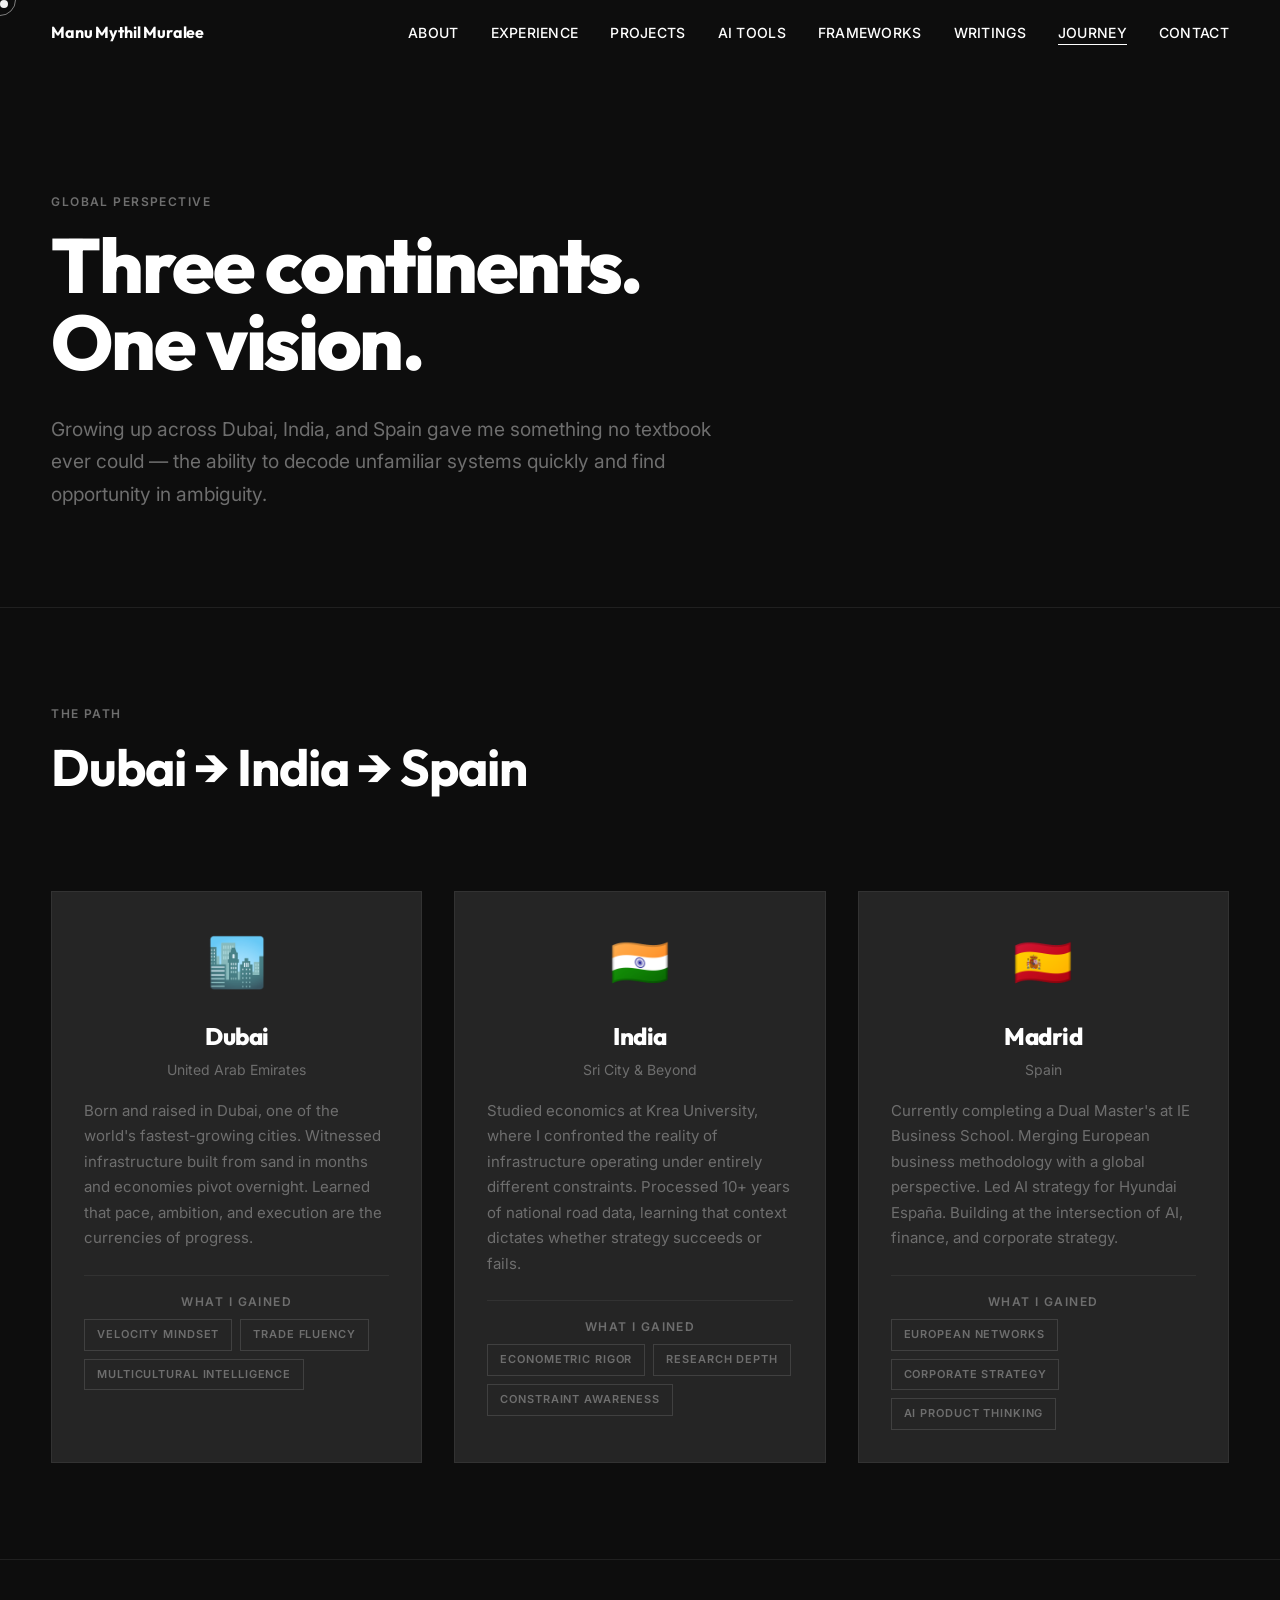
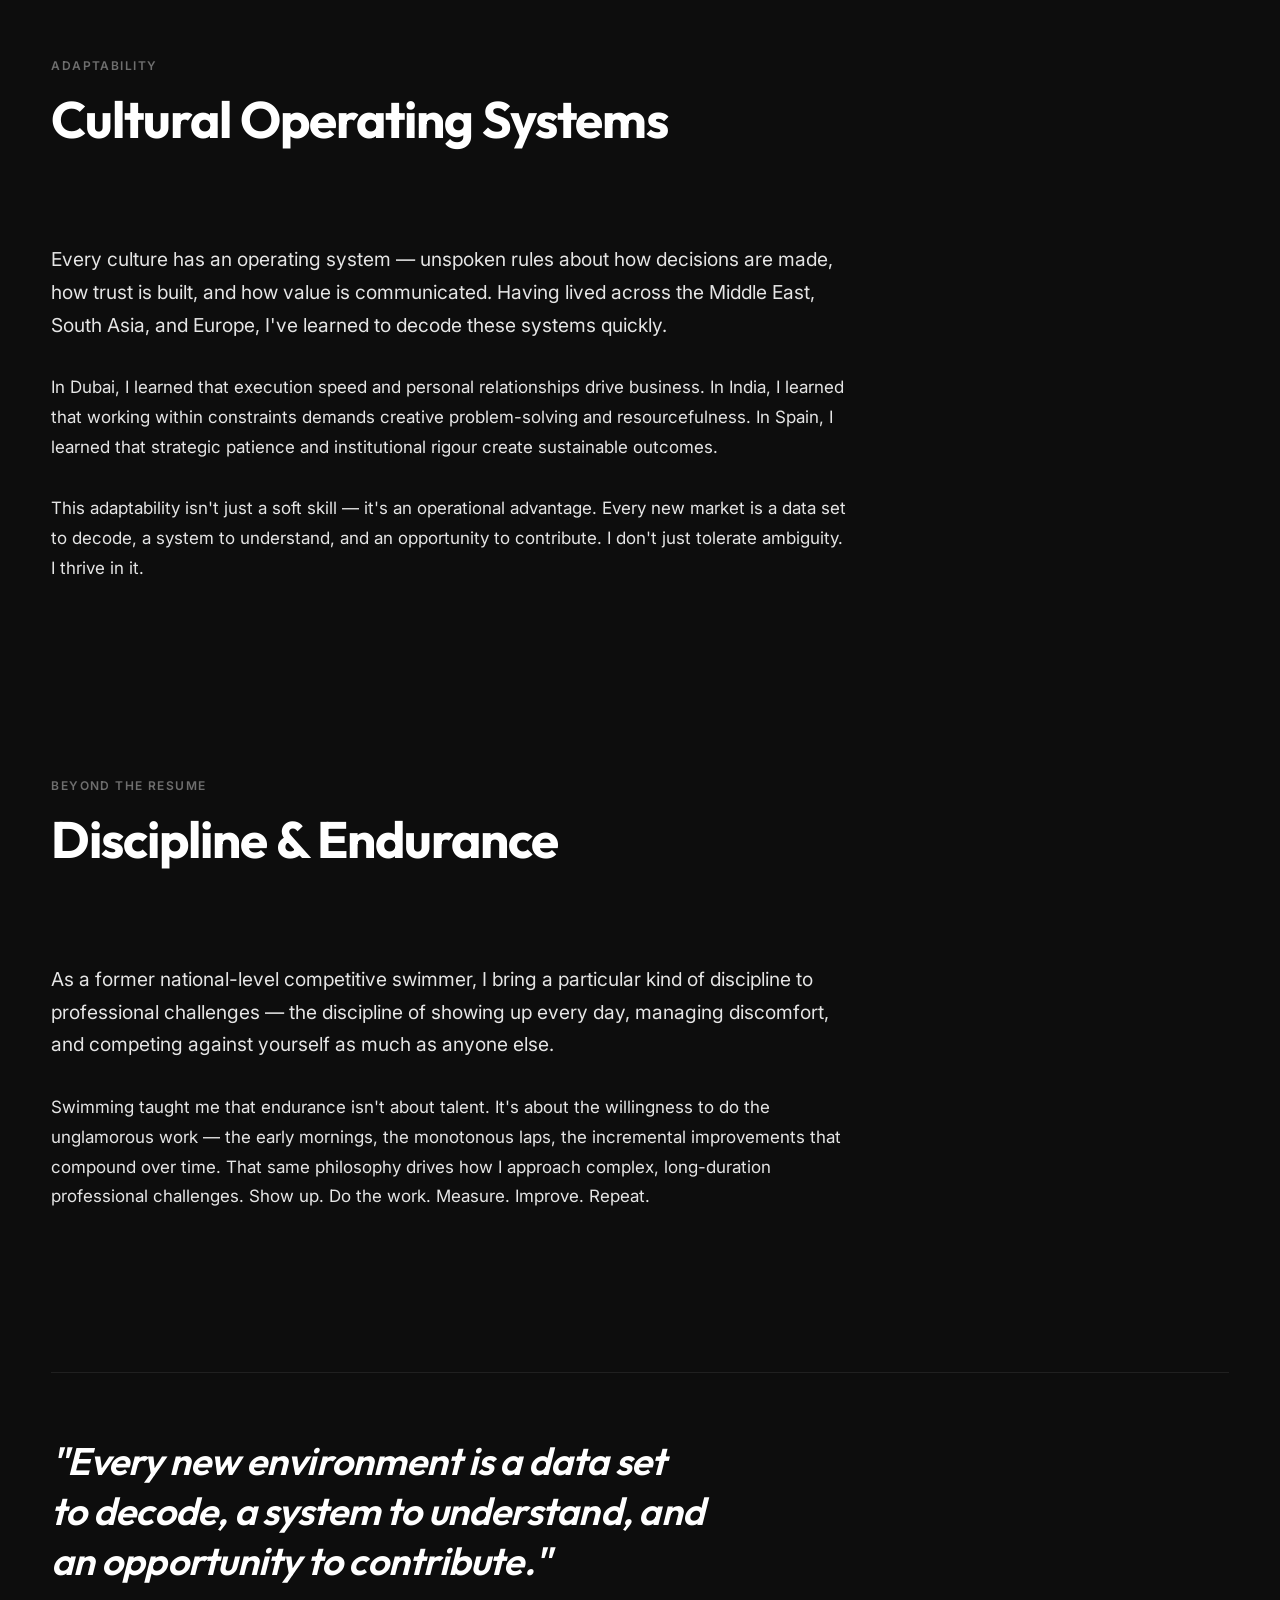
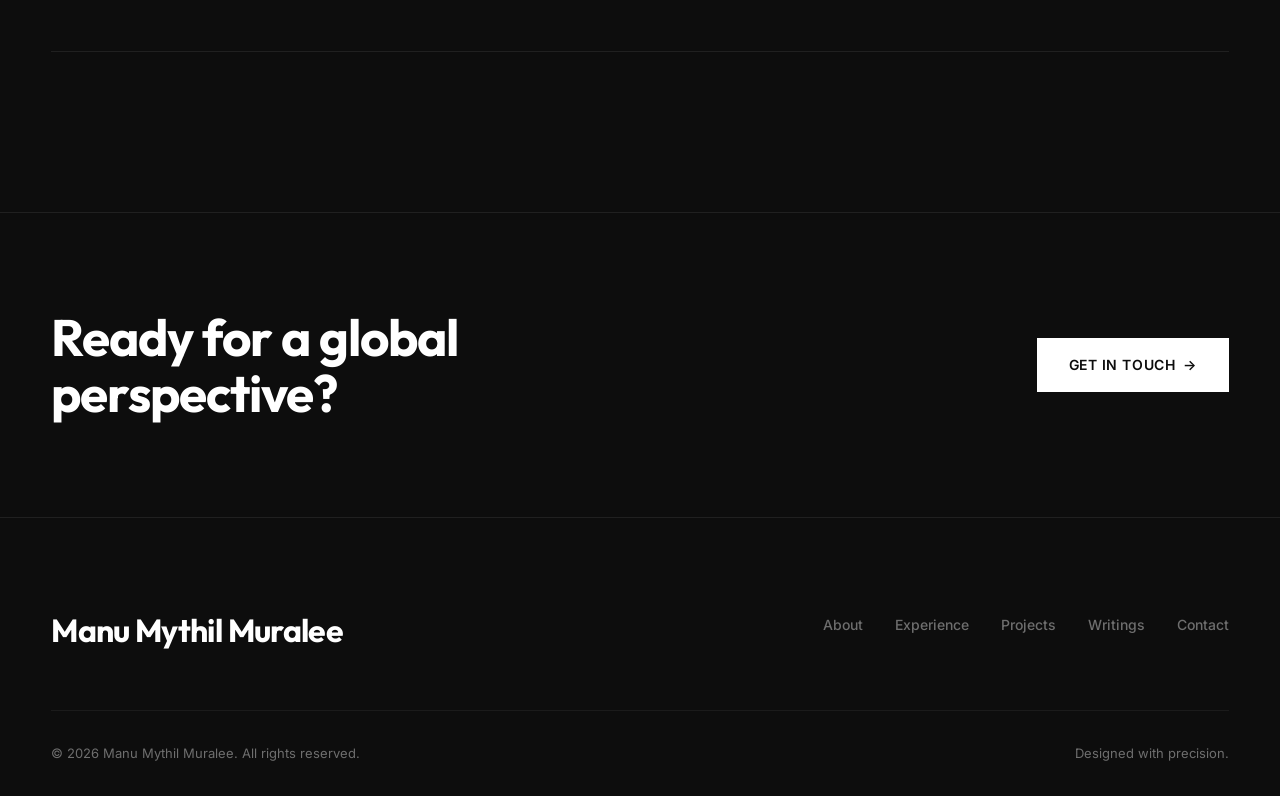
<file: journey.html>
<!DOCTYPE html>
<html lang="en">

<head>
    <meta charset="UTF-8">
    <meta name="viewport" content="width=device-width, initial-scale=1.0">
    <title>Global Journey — Manu Mythil Muralee</title>
    <meta name="description"
        content="Manu Mythil Muralee's global journey — from Dubai to India to Spain. Cultural influences, international adaptability, and global insight.">
    <meta property="og:type" content="website">
    <meta property="og:title" content="Global Journey — Manu Mythil Muralee">
    <meta property="og:description" content="Dubai → India → Spain. A journey shaped by three continents.">
    <meta name="twitter:card" content="summary_large_image">
    <link rel="stylesheet" href="css/style.css">
    <link rel="icon"
        href="data:image/svg+xml,<svg xmlns='http://www.w3.org/2000/svg' viewBox='0 0 100 100'><text y='.9em' font-size='90'>M</text></svg>">
</head>

<body>

    <a href="#main-content" class="skip-link">Skip to main content</a>
    <div class="cursor-dot" aria-hidden="true"></div>
    <div class="cursor-ring" aria-hidden="true"></div>



    <!-- Header -->
    <header class="header" role="banner">
        <div class="container header__inner">
            <a href="index.html" class="header__logo" aria-label="Manu Mythil Muralee - Home">Manu Mythil Muralee</a>
            <nav role="navigation" aria-label="Main navigation">
                <ul class="nav__list">
                    <li><a href="about.html" class="nav__link">About</a></li>
                    <li><a href="experience.html" class="nav__link">Experience</a></li>
                    <li><a href="projects.html" class="nav__link">Projects</a></li>
                    <li><a href="ai-tools.html" class="nav__link">AI Tools</a></li>
                    <li><a href="frameworks.html" class="nav__link">Frameworks</a></li>
                    <li><a href="writings.html" class="nav__link">Writings</a></li>
                    <li><a href="journey.html" class="nav__link">Journey</a></li>
                    <li><a href="contact.html" class="nav__link">Contact</a></li>
                </ul>
            </nav>
            <button class="hamburger" aria-label="Toggle menu" aria-expanded="false">
                <span></span><span></span><span></span>
            </button>
        </div>
    </header>

    <div class="mobile-nav" role="navigation" aria-label="Mobile navigation">
        <a href="about.html" class="mobile-nav__link">About</a>
        <a href="experience.html" class="mobile-nav__link">Experience</a>
        <a href="projects.html" class="mobile-nav__link">Projects</a>
        <a href="ai-tools.html" class="mobile-nav__link">AI Tools</a>
        <a href="frameworks.html" class="mobile-nav__link">Frameworks</a>
        <a href="writings.html" class="mobile-nav__link">Writings</a>
        <a href="journey.html" class="mobile-nav__link">Journey</a>
        <a href="contact.html" class="mobile-nav__link">Contact</a>
    </div>

    <main id="main-content">

        <!-- Page Hero -->
        <section class="page-hero" aria-label="Journey page header">
            <div class="container">
                <p class="t-label page-hero__label reveal">Global Perspective</p>
                <h1 class="t-h1 page-hero__title reveal">Three continents.<br>One vision.</h1>
                <p class="t-body-lg page-hero__text reveal" style="color: var(--mid);">
                    Growing up across Dubai, India, and Spain gave me something no textbook ever could —
                    the ability to decode unfamiliar systems quickly and find opportunity in ambiguity.
                </p>
            </div>
        </section>

        <div class="divider" style="margin: 0;"></div>

        <!-- Journey Map -->
        <section class="section" aria-label="Journey map">
            <div class="container">
                <div class="section-header reveal">
                    <p class="t-label section-header__label">The Path</p>
                    <h2 class="t-h2 section-header__title">Dubai → India → Spain</h2>
                </div>

                <div class="journey-path reveal stagger-children">
                    <!-- Dubai -->
                    <div class="journey-stop" id="journey-dubai">
                        <span class="journey-stop__emoji">🏙️</span>
                        <h3 class="journey-stop__city">Dubai</h3>
                        <p class="journey-stop__country">United Arab Emirates</p>
                        <p class="journey-stop__text">
                            Born and raised in Dubai, one of the world's fastest-growing cities.
                            Witnessed infrastructure built from sand in months and economies pivot overnight.
                            Learned that pace, ambition, and execution are the currencies of progress.
                        </p>
                        <div
                            style="margin-top: 1.5rem; padding-top: 1rem; border-top: 1px solid rgba(255,255,255,0.06);">
                            <p class="t-label" style="margin-bottom: 0.5rem;">What I Gained</p>
                            <div style="display: flex; flex-wrap: wrap; gap: 0.5rem;">
                                <span class="tag">Velocity Mindset</span>
                                <span class="tag">Trade Fluency</span>
                                <span class="tag">Multicultural Intelligence</span>
                            </div>
                        </div>
                    </div>

                    <div class="journey-arrow" aria-hidden="true">→</div>

                    <!-- India -->
                    <div class="journey-stop" id="journey-india">
                        <span class="journey-stop__emoji">🇮🇳</span>
                        <h3 class="journey-stop__city">India</h3>
                        <p class="journey-stop__country">Sri City & Beyond</p>
                        <p class="journey-stop__text">
                            Studied economics at Krea University, where I confronted the reality of infrastructure
                            operating under entirely different constraints. Processed 10+ years of national road data,
                            learning that context dictates whether strategy succeeds or fails.
                        </p>
                        <div
                            style="margin-top: 1.5rem; padding-top: 1rem; border-top: 1px solid rgba(255,255,255,0.06);">
                            <p class="t-label" style="margin-bottom: 0.5rem;">What I Gained</p>
                            <div style="display: flex; flex-wrap: wrap; gap: 0.5rem;">
                                <span class="tag">Econometric Rigor</span>
                                <span class="tag">Research Depth</span>
                                <span class="tag">Constraint Awareness</span>
                            </div>
                        </div>
                    </div>

                    <div class="journey-arrow" aria-hidden="true">→</div>

                    <!-- Spain -->
                    <div class="journey-stop" id="journey-spain">
                        <span class="journey-stop__emoji">🇪🇸</span>
                        <h3 class="journey-stop__city">Madrid</h3>
                        <p class="journey-stop__country">Spain</p>
                        <p class="journey-stop__text">
                            Currently completing a Dual Master's at IE Business School. Merging European business
                            methodology with a global perspective. Led AI strategy for Hyundai España.
                            Building at the intersection of AI, finance, and corporate strategy.
                        </p>
                        <div
                            style="margin-top: 1.5rem; padding-top: 1rem; border-top: 1px solid rgba(255,255,255,0.06);">
                            <p class="t-label" style="margin-bottom: 0.5rem;">What I Gained</p>
                            <div style="display: flex; flex-wrap: wrap; gap: 0.5rem;">
                                <span class="tag">European Networks</span>
                                <span class="tag">Corporate Strategy</span>
                                <span class="tag">AI Product Thinking</span>
                            </div>
                        </div>
                    </div>
                </div>
            </div>
        </section>

        <!-- Cultural Intelligence -->
        <section class="section" style="border-top: 1px solid rgba(255,255,255,0.08);"
            aria-label="Cultural intelligence">
            <div class="container">
                <div class="section-header reveal">
                    <p class="t-label section-header__label">Adaptability</p>
                    <h2 class="t-h2 section-header__title">Cultural Operating Systems</h2>
                </div>
                <div class="reveal" style="max-width: 800px;">
                    <p class="t-body-lg" style="margin-bottom: 2rem;">
                        Every culture has an operating system — unspoken rules about how decisions are made,
                        how trust is built, and how value is communicated. Having lived across the Middle East,
                        South Asia, and Europe, I've learned to decode these systems quickly.
                    </p>
                    <p class="t-body" style="margin-bottom: 2rem;">
                        In Dubai, I learned that execution speed and personal relationships drive business. In India,
                        I learned that working within constraints demands creative problem-solving and resourcefulness.
                        In Spain, I learned that strategic patience and institutional rigour create sustainable
                        outcomes.
                    </p>
                    <p class="t-body">
                        This adaptability isn't just a soft skill — it's an operational advantage. Every new market
                        is a data set to decode, a system to understand, and an opportunity to contribute. I don't
                        just tolerate ambiguity. I thrive in it.
                    </p>
                </div>
            </div>
        </section>

        <!-- Beyond Professional -->
        <section class="section" aria-label="Personal dimension">
            <div class="container">
                <div class="section-header reveal">
                    <p class="t-label section-header__label">Beyond the Resume</p>
                    <h2 class="t-h2 section-header__title">Discipline & Endurance</h2>
                </div>
                <div class="reveal" style="max-width: 800px;">
                    <p class="t-body-lg" style="margin-bottom: 2rem;">
                        As a former national-level competitive swimmer, I bring a particular kind of discipline
                        to professional challenges — the discipline of showing up every day, managing discomfort,
                        and competing against yourself as much as anyone else.
                    </p>
                    <p class="t-body">
                        Swimming taught me that endurance isn't about talent. It's about the willingness to do the
                        unglamorous work — the early mornings, the monotonous laps, the incremental improvements
                        that compound over time. That same philosophy drives how I approach complex, long-duration
                        professional challenges. Show up. Do the work. Measure. Improve. Repeat.
                    </p>
                </div>
            </div>
        </section>

        <!-- Quote -->
        <section class="section" style="padding-top: 0;" aria-label="Philosophy">
            <div class="container">
                <div class="quote-block reveal">
                    <p class="quote-block__text">
                        "Every new environment is a data set<br>
                        to decode, a system to understand, and<br>
                        an opportunity to contribute."
                    </p>
                </div>
            </div>
        </section>

        <!-- CTA Banner -->
        <section class="section" style="border-top: 1px solid rgba(255,255,255,0.08);" aria-label="Call to action">
            <div class="container">
                <div class="reveal"
                    style="display: flex; justify-content: space-between; align-items: center; flex-wrap: wrap; gap: 2rem;">
                    <h2 class="t-h2" style="max-width: 600px;">Ready for a global<br>perspective?</h2>
                    <a href="contact.html" class="btn btn--primary" id="journey-cta-contact">
                        Get in touch <span class="btn__arrow">→</span>
                    </a>
                </div>
            </div>
        </section>

    </main>

    <!-- Footer -->
    <footer class="footer" role="contentinfo">
        <div class="container">
            <div class="footer__inner">
                <div class="footer__logo">Manu Mythil Muralee</div>
                <div class="footer__links">
                    <a href="about.html" class="footer__link">About</a>
                    <a href="experience.html" class="footer__link">Experience</a>
                    <a href="projects.html" class="footer__link">Projects</a>
                    <a href="writings.html" class="footer__link">Writings</a>
                    <a href="contact.html" class="footer__link">Contact</a>
                </div>
            </div>
            <div class="footer__bottom">
                <p class="footer__copyright">&copy; 2026 Manu Mythil Muralee. All rights reserved.</p>
                <p class="footer__copyright">Designed with precision.</p>
            </div>
        </div>
    </footer>

    <script src="js/main.js"></script>
</body>

</html>
</file>
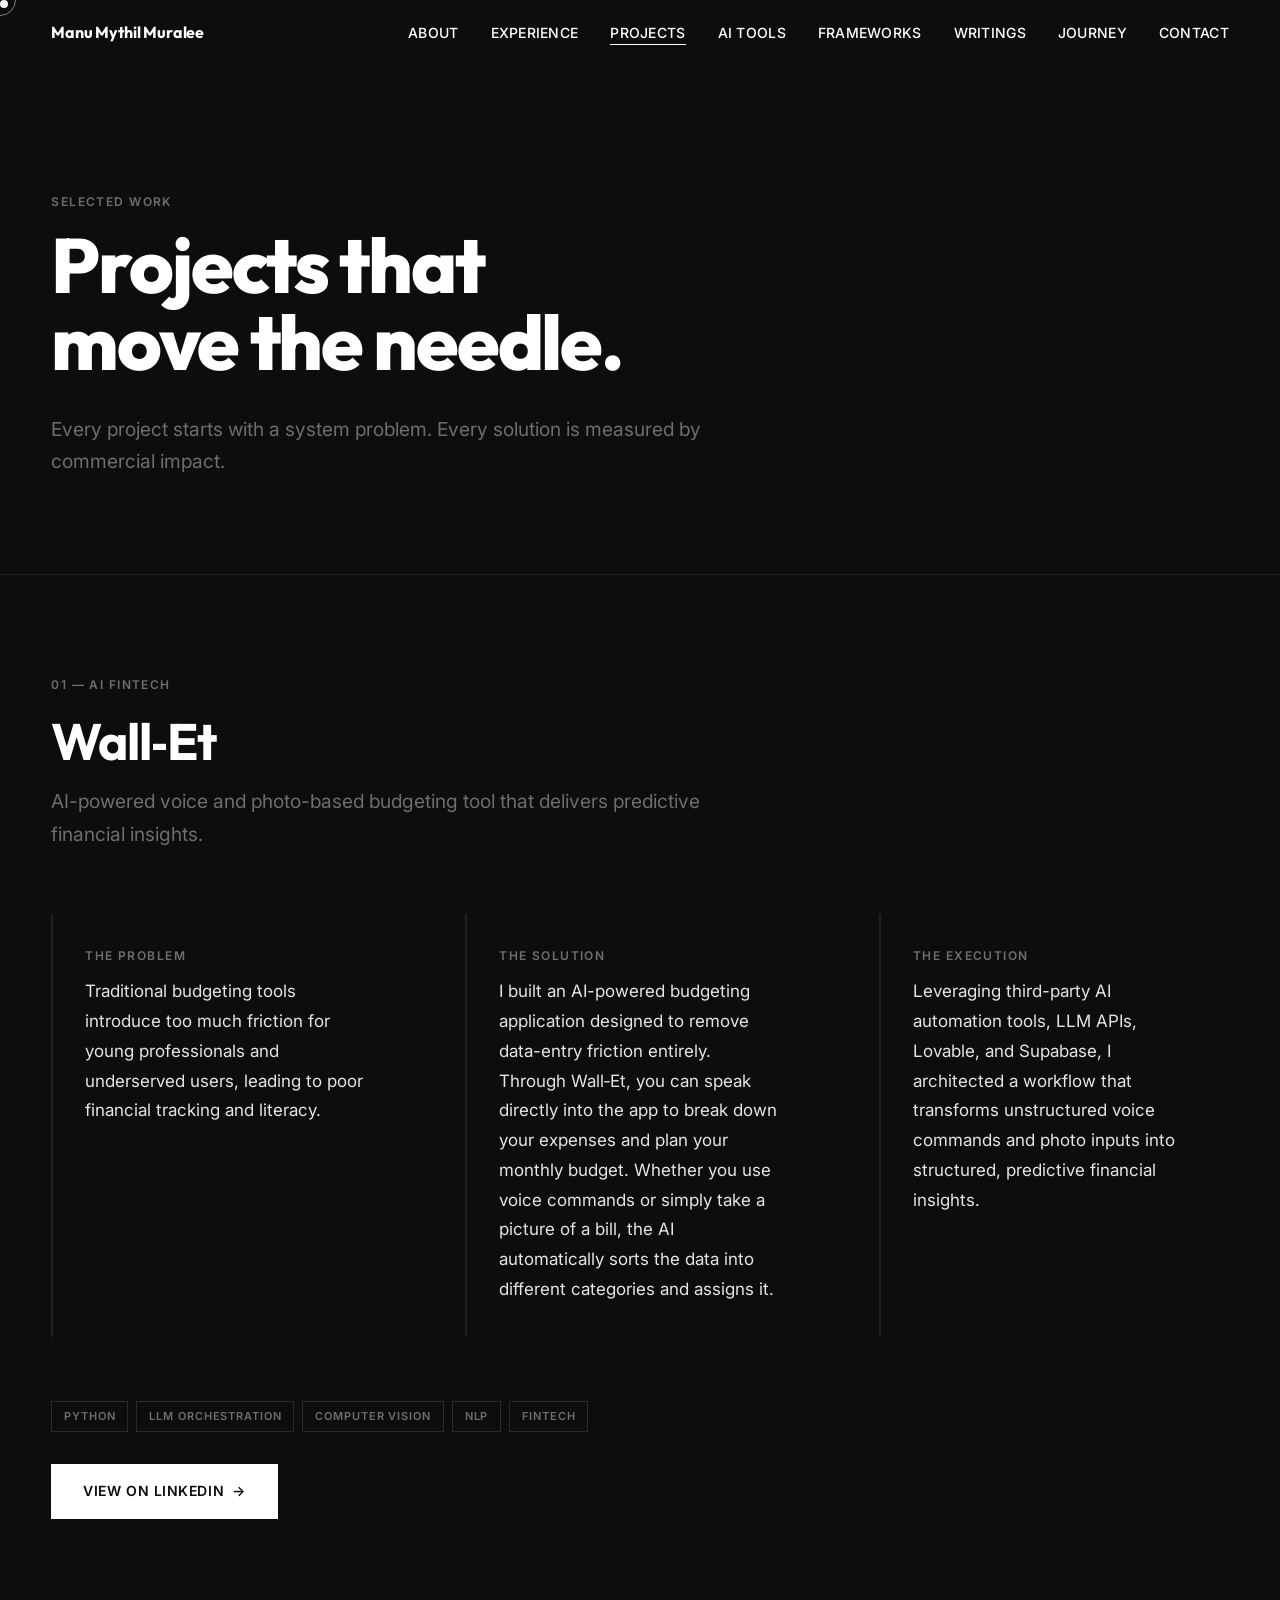
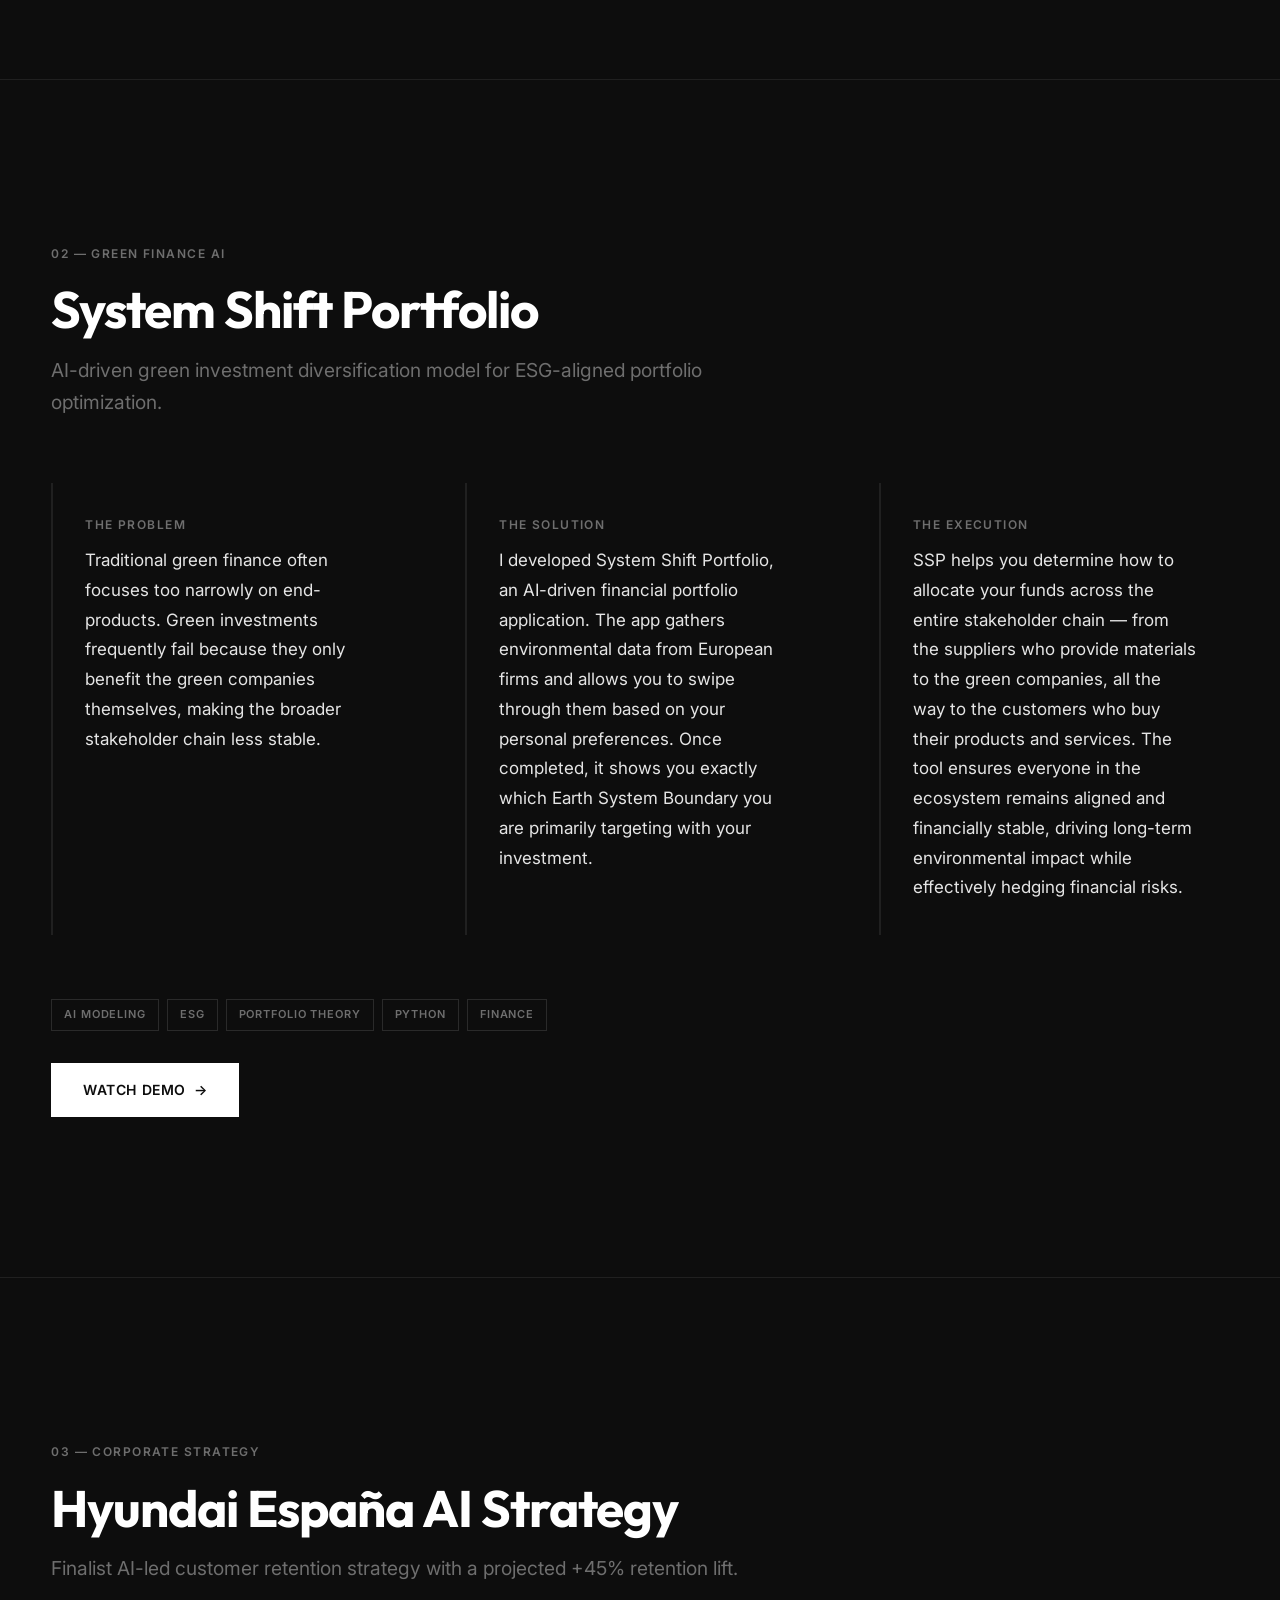
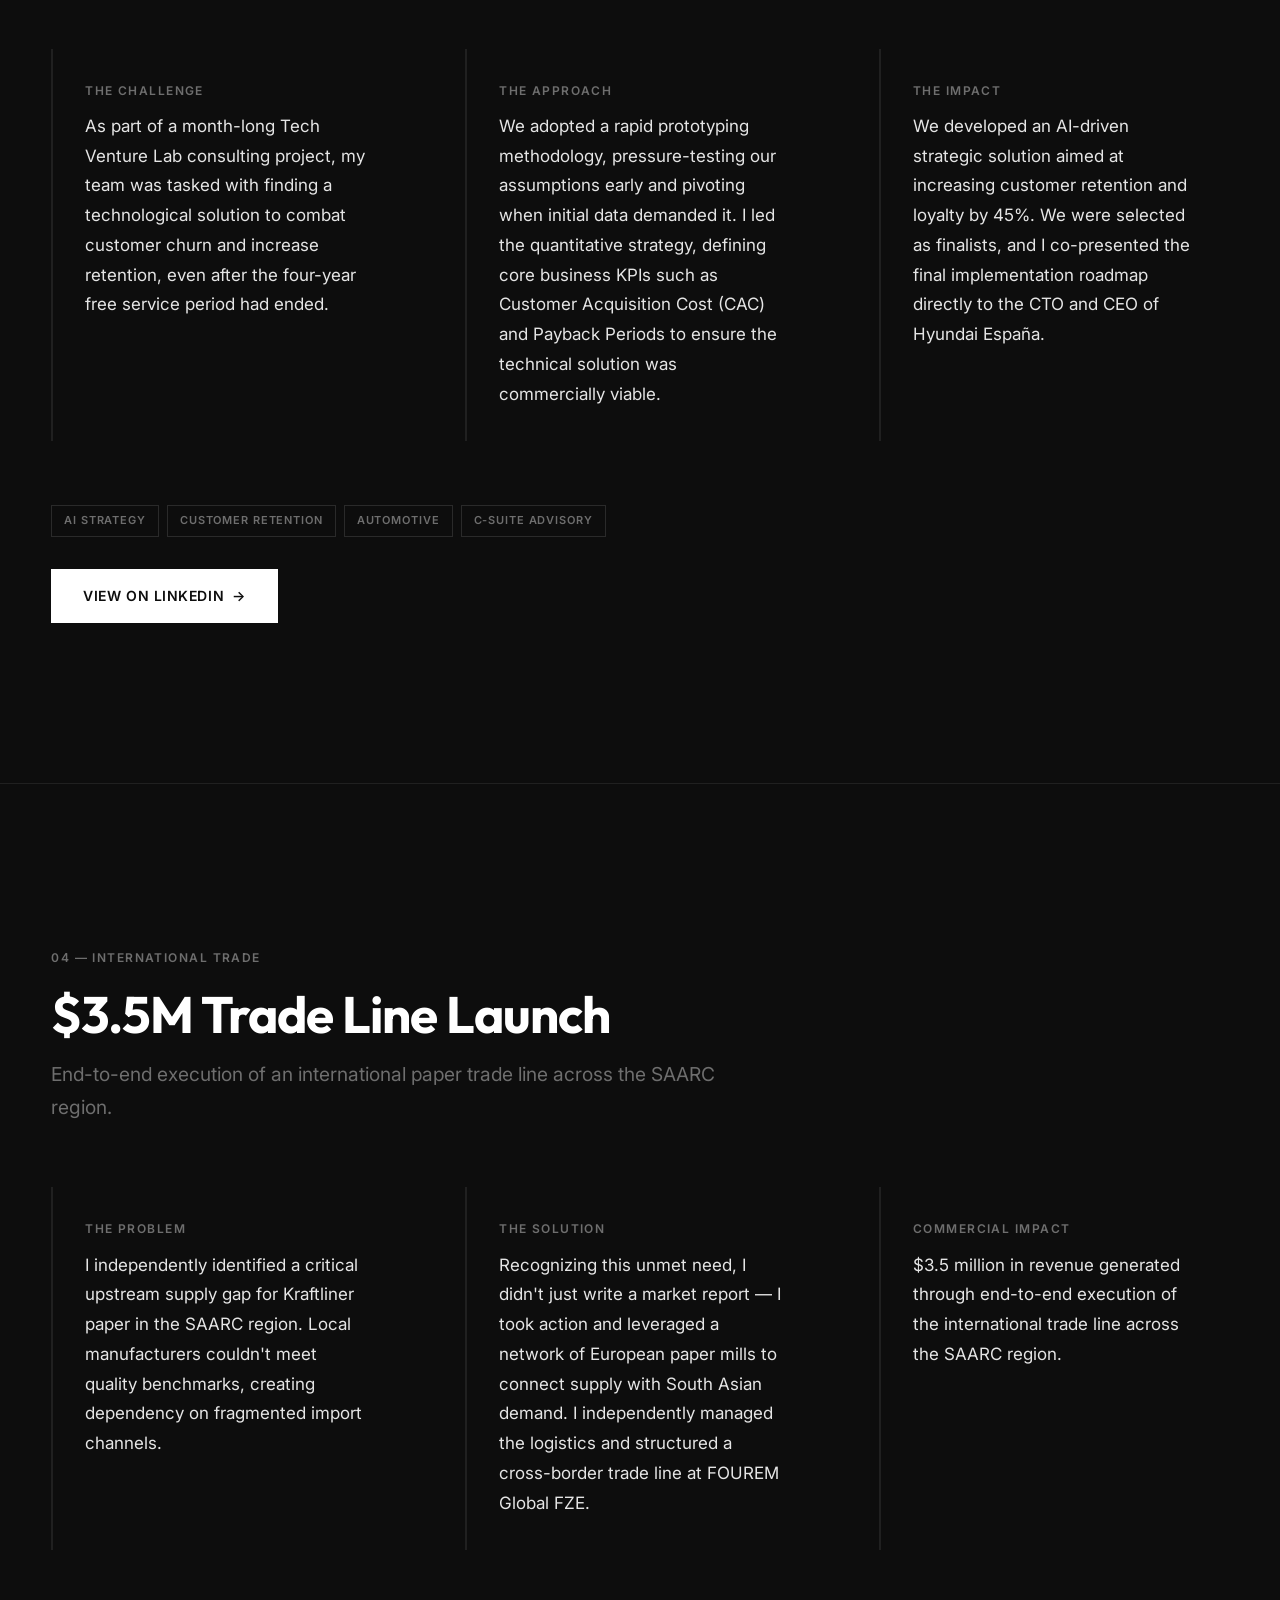
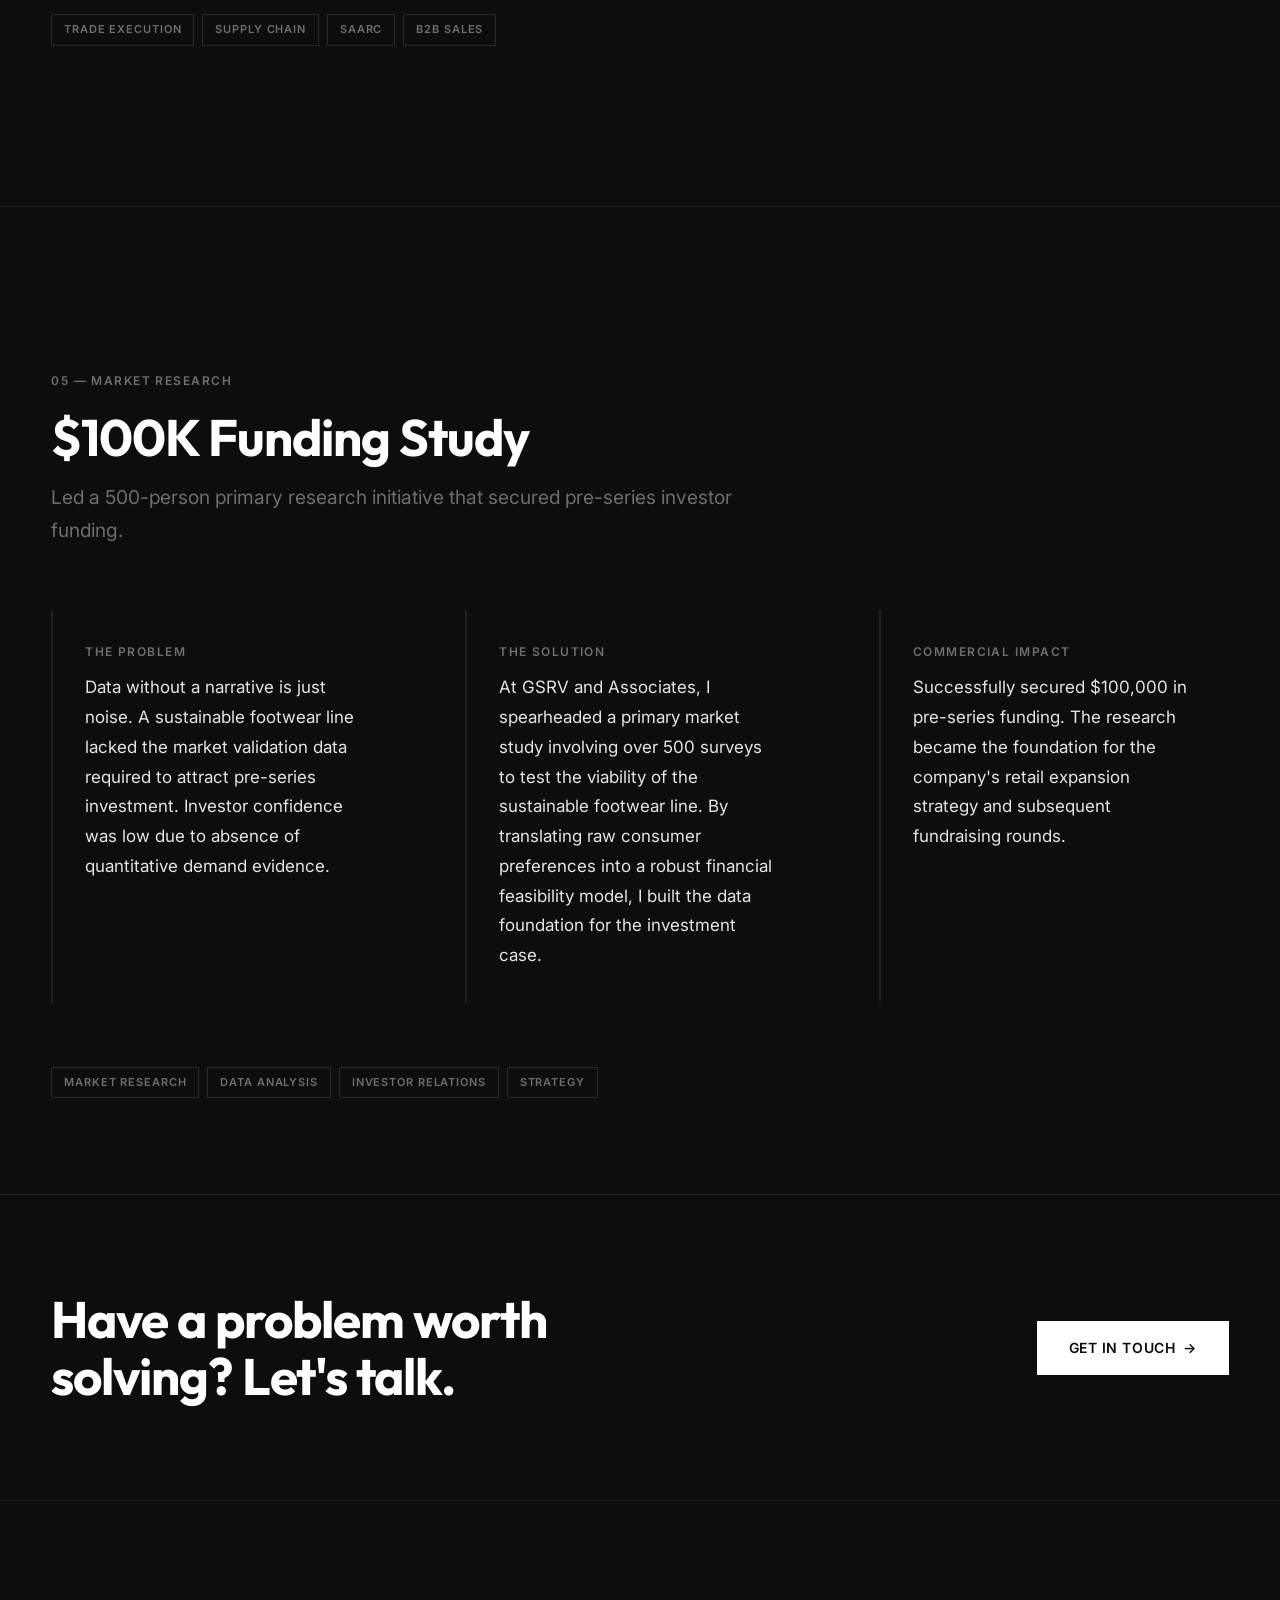
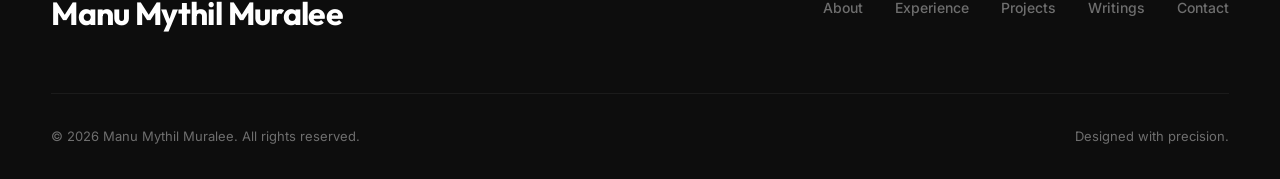
<file: projects.html>
<!DOCTYPE html>
<html lang="en">

<head>
    <meta charset="UTF-8">
    <meta name="viewport" content="width=device-width, initial-scale=1.0">
    <title>Projects — Manu Mythil Muralee</title>
    <meta name="description"
        content="Selected work by Manu Mythil Muralee — AI fintech tools, international trade execution, investor research, and corporate strategy.">
    <meta property="og:type" content="website">
    <meta property="og:title" content="Projects — Manu Mythil Muralee">
    <meta property="og:description"
        content="Portfolio of strategic projects spanning AI, trade, finance, and corporate advisory.">
    <meta name="twitter:card" content="summary_large_image">
    <link rel="stylesheet" href="css/style.css">
    <link rel="icon"
        href="data:image/svg+xml,<svg xmlns='http://www.w3.org/2000/svg' viewBox='0 0 100 100'><text y='.9em' font-size='90'>M</text></svg>">
</head>

<body>

    <a href="#main-content" class="skip-link">Skip to main content</a>
    <div class="cursor-dot" aria-hidden="true"></div>
    <div class="cursor-ring" aria-hidden="true"></div>



    <!-- Header -->
    <header class="header" role="banner">
        <div class="container header__inner">
            <a href="index.html" class="header__logo" aria-label="Manu Mythil Muralee - Home">Manu Mythil Muralee</a>
            <nav role="navigation" aria-label="Main navigation">
                <ul class="nav__list">
                    <li><a href="about.html" class="nav__link">About</a></li>
                    <li><a href="experience.html" class="nav__link">Experience</a></li>
                    <li><a href="projects.html" class="nav__link">Projects</a></li>
                    <li><a href="ai-tools.html" class="nav__link">AI Tools</a></li>
                    <li><a href="frameworks.html" class="nav__link">Frameworks</a></li>
                    <li><a href="writings.html" class="nav__link">Writings</a></li>
                    <li><a href="journey.html" class="nav__link">Journey</a></li>
                    <li><a href="contact.html" class="nav__link">Contact</a></li>
                </ul>
            </nav>
            <button class="hamburger" aria-label="Toggle menu" aria-expanded="false">
                <span></span><span></span><span></span>
            </button>
        </div>
    </header>

    <div class="mobile-nav" role="navigation" aria-label="Mobile navigation">
        <a href="about.html" class="mobile-nav__link">About</a>
        <a href="experience.html" class="mobile-nav__link">Experience</a>
        <a href="projects.html" class="mobile-nav__link">Projects</a>
        <a href="ai-tools.html" class="mobile-nav__link">AI Tools</a>
        <a href="frameworks.html" class="mobile-nav__link">Frameworks</a>
        <a href="writings.html" class="mobile-nav__link">Writings</a>
        <a href="journey.html" class="mobile-nav__link">Journey</a>
        <a href="contact.html" class="mobile-nav__link">Contact</a>
    </div>

    <main id="main-content">

        <!-- Page Hero -->
        <section class="page-hero" aria-label="Projects page header">
            <div class="container">
                <p class="t-label page-hero__label reveal">Selected Work</p>
                <h1 class="t-h1 page-hero__title reveal">Projects that<br>move the needle.</h1>
                <p class="t-body-lg page-hero__text reveal" style="color: var(--mid);">
                    Every project starts with a system problem. Every solution is measured by commercial impact.
                </p>
            </div>
        </section>

        <div class="divider" style="margin: 0;"></div>

        <!-- Project: Wall-Et -->
        <section class="section project-detail" id="wall-et" aria-label="Wall-Et project">
            <div class="container">
                <div class="project-detail__header reveal">
                    <span class="t-label">01 — AI Fintech</span>
                    <h2 class="t-h2" style="margin-top: 1rem;">Wall‑Et</h2>
                    <p class="t-body-lg" style="color: var(--mid); margin-top: 1rem; max-width: 700px;">
                        AI-powered voice and photo-based budgeting tool that delivers predictive financial insights.
                    </p>
                </div>
                <div class="project-detail__grid reveal">
                    <div class="project-detail__block">
                        <h3 class="t-label" style="margin-bottom: 0.75rem;">The Problem</h3>
                        <p class="t-body">Traditional budgeting tools introduce too much friction for young
                            professionals
                            and underserved users, leading to poor financial tracking and literacy.</p>
                    </div>
                    <div class="project-detail__block">
                        <h3 class="t-label" style="margin-bottom: 0.75rem;">The Solution</h3>
                        <p class="t-body">I built an AI-powered budgeting application designed to remove data-entry
                            friction entirely. Through Wall‑Et, you can speak directly into the app to break down
                            your expenses and plan your monthly budget. Whether you use voice commands or simply take
                            a picture of a bill, the AI automatically sorts the data into different categories and
                            assigns it.</p>
                    </div>
                    <div class="project-detail__block">
                        <h3 class="t-label" style="margin-bottom: 0.75rem;">The Execution</h3>
                        <p class="t-body">Leveraging third-party AI automation tools, LLM APIs, Lovable, and
                            Supabase, I architected a workflow that transforms unstructured voice commands and photo
                            inputs into structured, predictive financial insights.</p>
                    </div>
                </div>
                <div class="project-detail__tags reveal">
                    <span class="tag">Python</span>
                    <span class="tag">LLM Orchestration</span>
                    <span class="tag">Computer Vision</span>
                    <span class="tag">NLP</span>
                    <span class="tag">Fintech</span>
                </div>
                <div class="reveal" style="margin-top: 2rem;">
                    <a href="https://www.linkedin.com/posts/manumythilmuralee_artificialintelligence-aiautomation-iemadrid-ugcPost-7350642527370104832-IaCt?utm_source=share&utm_medium=member_desktop&rcm=ACoAADnU8YgBx1-Hf59Bl5HHG4XtfXuYC33aNNI"
                        target="_blank" rel="noopener noreferrer" class="btn btn--primary" id="wallet-linkedin-btn">
                        View on LinkedIn <span class="btn__arrow">→</span>
                    </a>
                </div>
            </div>
        </section>

        <div class="divider"></div>

        <!-- Project: System Shift Portfolio -->
        <section class="section project-detail" id="system-shift" aria-label="System Shift Portfolio project">
            <div class="container">
                <div class="project-detail__header reveal">
                    <span class="t-label">02 — Green Finance AI</span>
                    <h2 class="t-h2" style="margin-top: 1rem;">System Shift Portfolio</h2>
                    <p class="t-body-lg" style="color: var(--mid); margin-top: 1rem; max-width: 700px;">
                        AI-driven green investment diversification model for ESG-aligned portfolio optimization.
                    </p>
                </div>
                <div class="project-detail__grid reveal">
                    <div class="project-detail__block">
                        <h3 class="t-label" style="margin-bottom: 0.75rem;">The Problem</h3>
                        <p class="t-body">Traditional green finance often focuses too narrowly on end-products.
                            Green investments frequently fail because they only benefit the green companies themselves,
                            making the broader stakeholder chain less stable.</p>
                    </div>
                    <div class="project-detail__block">
                        <h3 class="t-label" style="margin-bottom: 0.75rem;">The Solution</h3>
                        <p class="t-body">I developed System Shift Portfolio, an AI-driven financial portfolio
                            application. The app gathers environmental data from European firms and allows you to
                            swipe through them based on your personal preferences. Once completed, it shows you
                            exactly which Earth System Boundary you are primarily targeting with your investment.</p>
                    </div>
                    <div class="project-detail__block">
                        <h3 class="t-label" style="margin-bottom: 0.75rem;">The Execution</h3>
                        <p class="t-body">SSP helps you determine how to allocate your funds across the entire
                            stakeholder chain — from the suppliers who provide materials to the green companies,
                            all the way to the customers who buy their products and services. The tool ensures
                            everyone in the ecosystem remains aligned and financially stable, driving long-term
                            environmental impact while effectively hedging financial risks.</p>
                    </div>
                </div>
                <div class="project-detail__tags reveal">
                    <span class="tag">AI Modeling</span>
                    <span class="tag">ESG</span>
                    <span class="tag">Portfolio Theory</span>
                    <span class="tag">Python</span>
                    <span class="tag">Finance</span>
                </div>
                <div class="reveal" style="margin-top: 2rem;">
                    <a href="https://drive.google.com/file/d/1nG0V43EEjnYYrVYYqvzKYMEKsnhJNGZN/view" target="_blank"
                        rel="noopener noreferrer" class="btn btn--primary" id="ssp-demo-btn">
                        Watch Demo <span class="btn__arrow">→</span>
                    </a>
                </div>
            </div>
        </section>

        <div class="divider"></div>

        <!-- Project: Hyundai España -->
        <section class="section project-detail" id="hyundai" aria-label="Hyundai España project">
            <div class="container">
                <div class="project-detail__header reveal">
                    <span class="t-label">03 — Corporate Strategy</span>
                    <h2 class="t-h2" style="margin-top: 1rem;">Hyundai España AI Strategy</h2>
                    <p class="t-body-lg" style="color: var(--mid); margin-top: 1rem; max-width: 700px;">
                        Finalist AI-led customer retention strategy with a projected +45% retention lift.
                    </p>
                </div>
                <div class="project-detail__grid reveal">
                    <div class="project-detail__block">
                        <h3 class="t-label" style="margin-bottom: 0.75rem;">The Challenge</h3>
                        <p class="t-body">As part of a month-long Tech Venture Lab consulting project, my team was
                            tasked with finding a technological solution to combat customer churn and increase
                            retention, even after the four-year free service period had ended.</p>
                    </div>
                    <div class="project-detail__block">
                        <h3 class="t-label" style="margin-bottom: 0.75rem;">The Approach</h3>
                        <p class="t-body">We adopted a rapid prototyping methodology, pressure-testing our assumptions
                            early and pivoting when initial data demanded it. I led the quantitative strategy, defining
                            core business KPIs such as Customer Acquisition Cost (CAC) and Payback Periods to ensure
                            the technical solution was commercially viable.</p>
                    </div>
                    <div class="project-detail__block">
                        <h3 class="t-label" style="margin-bottom: 0.75rem;">The Impact</h3>
                        <p class="t-body">We developed an AI-driven strategic solution aimed at increasing customer
                            retention and loyalty by 45%. We were selected as finalists, and I co-presented the final
                            implementation roadmap directly to the CTO and CEO of Hyundai España.</p>
                    </div>
                </div>
                <div class="project-detail__tags reveal">
                    <span class="tag">AI Strategy</span>
                    <span class="tag">Customer Retention</span>
                    <span class="tag">Automotive</span>
                    <span class="tag">C-Suite Advisory</span>
                </div>
                <div class="reveal" style="margin-top: 2rem;">
                    <a href="https://www.linkedin.com/posts/manumythilmuralee_strategy-consulting-technology-activity-7340484624399155203-HRho?utm_source=share&utm_medium=member_desktop&rcm=ACoAADnU8YgBx1-Hf59Bl5HHG4XtfXuYC33aNNI"
                        target="_blank" rel="noopener noreferrer" class="btn btn--primary" id="hyundai-linkedin-btn">
                        View on LinkedIn <span class="btn__arrow">→</span>
                    </a>
                </div>
            </div>
        </section>

        <div class="divider"></div>

        <!-- Project: $3.5M Trade Line -->
        <section class="section project-detail" id="trade-line" aria-label="Trade Line project">
            <div class="container">
                <div class="project-detail__header reveal">
                    <span class="t-label">04 — International Trade</span>
                    <h2 class="t-h2" style="margin-top: 1rem;">$3.5M Trade Line Launch</h2>
                    <p class="t-body-lg" style="color: var(--mid); margin-top: 1rem; max-width: 700px;">
                        End-to-end execution of an international paper trade line across the SAARC region.
                    </p>
                </div>
                <div class="project-detail__grid reveal">
                    <div class="project-detail__block">
                        <h3 class="t-label" style="margin-bottom: 0.75rem;">The Problem</h3>
                        <p class="t-body">I independently identified a critical upstream supply gap for Kraftliner
                            paper in the SAARC region. Local manufacturers couldn't meet quality benchmarks, creating
                            dependency on fragmented import channels.</p>
                    </div>
                    <div class="project-detail__block">
                        <h3 class="t-label" style="margin-bottom: 0.75rem;">The Solution</h3>
                        <p class="t-body">Recognizing this unmet need, I didn't just write a market report — I took
                            action and leveraged a network of European paper mills to connect supply with South Asian
                            demand. I independently managed the logistics and structured a cross-border trade line
                            at FOUREM Global FZE.</p>
                    </div>
                    <div class="project-detail__block">
                        <h3 class="t-label" style="margin-bottom: 0.75rem;">Commercial Impact</h3>
                        <p class="t-body">$3.5 million in revenue generated through end-to-end execution of the
                            international trade line across the SAARC region.</p>
                    </div>
                </div>
                <div class="project-detail__tags reveal">
                    <span class="tag">Trade Execution</span>
                    <span class="tag">Supply Chain</span>
                    <span class="tag">SAARC</span>
                    <span class="tag">B2B Sales</span>
                </div>
            </div>
        </section>

        <div class="divider"></div>

        <!-- Project: $100K Funding Study -->
        <section class="section project-detail" id="funding-study" aria-label="Funding Study project">
            <div class="container">
                <div class="project-detail__header reveal">
                    <span class="t-label">05 — Market Research</span>
                    <h2 class="t-h2" style="margin-top: 1rem;">$100K Funding Study</h2>
                    <p class="t-body-lg" style="color: var(--mid); margin-top: 1rem; max-width: 700px;">
                        Led a 500-person primary research initiative that secured pre-series investor funding.
                    </p>
                </div>
                <div class="project-detail__grid reveal">
                    <div class="project-detail__block">
                        <h3 class="t-label" style="margin-bottom: 0.75rem;">The Problem</h3>
                        <p class="t-body">Data without a narrative is just noise. A sustainable footwear line lacked
                            the market validation data required to attract pre-series investment. Investor confidence
                            was low due to absence of quantitative demand evidence.</p>
                    </div>
                    <div class="project-detail__block">
                        <h3 class="t-label" style="margin-bottom: 0.75rem;">The Solution</h3>
                        <p class="t-body">At GSRV and Associates, I spearheaded a primary market study involving
                            over 500 surveys to test the viability of the sustainable footwear line. By translating
                            raw consumer preferences into a robust financial feasibility model, I built the data
                            foundation for the investment case.</p>
                    </div>
                    <div class="project-detail__block">
                        <h3 class="t-label" style="margin-bottom: 0.75rem;">Commercial Impact</h3>
                        <p class="t-body">Successfully secured $100,000 in pre-series funding. The research became
                            the foundation for the company's retail expansion strategy and subsequent fundraising
                            rounds.</p>
                    </div>
                </div>
                <div class="project-detail__tags reveal">
                    <span class="tag">Market Research</span>
                    <span class="tag">Data Analysis</span>
                    <span class="tag">Investor Relations</span>
                    <span class="tag">Strategy</span>
                </div>
            </div>
        </section>

        <!-- CTA Banner -->
        <section class="section" style="border-top: 1px solid rgba(255,255,255,0.08);" aria-label="Call to action">
            <div class="container">
                <div class="reveal"
                    style="display: flex; justify-content: space-between; align-items: center; flex-wrap: wrap; gap: 2rem;">
                    <h2 class="t-h2" style="max-width: 600px;">Have a problem worth<br>solving? Let's talk.</h2>
                    <a href="contact.html" class="btn btn--primary" id="projects-cta-contact">
                        Get in touch <span class="btn__arrow">→</span>
                    </a>
                </div>
            </div>
        </section>

    </main>

    <!-- Footer -->
    <footer class="footer" role="contentinfo">
        <div class="container">
            <div class="footer__inner">
                <div class="footer__logo">Manu Mythil Muralee</div>
                <div class="footer__links">
                    <a href="about.html" class="footer__link">About</a>
                    <a href="experience.html" class="footer__link">Experience</a>
                    <a href="projects.html" class="footer__link">Projects</a>
                    <a href="writings.html" class="footer__link">Writings</a>
                    <a href="contact.html" class="footer__link">Contact</a>
                </div>
            </div>
            <div class="footer__bottom">
                <p class="footer__copyright">&copy; 2026 Manu Mythil Muralee. All rights reserved.</p>
                <p class="footer__copyright">Designed with precision.</p>
            </div>
        </div>
    </footer>

    <script src="js/main.js"></script>
</body>

</html>
</file>
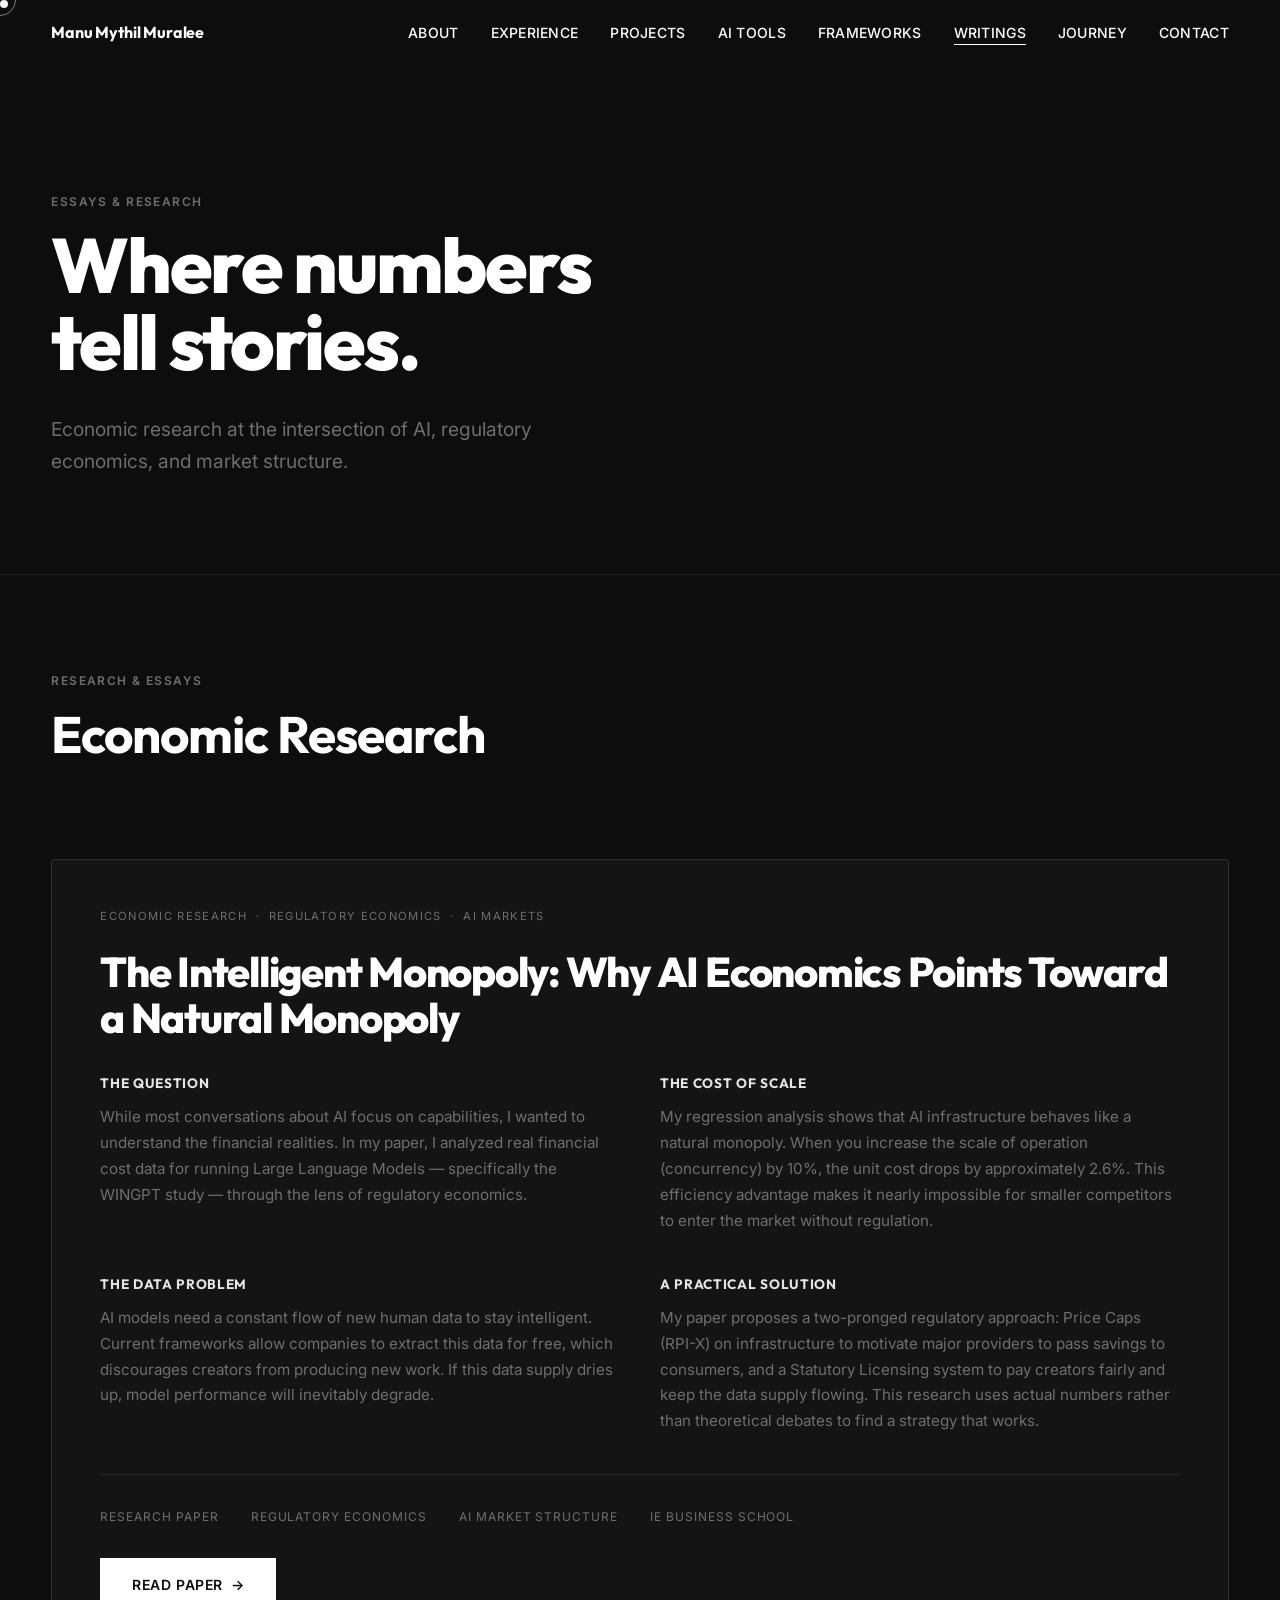
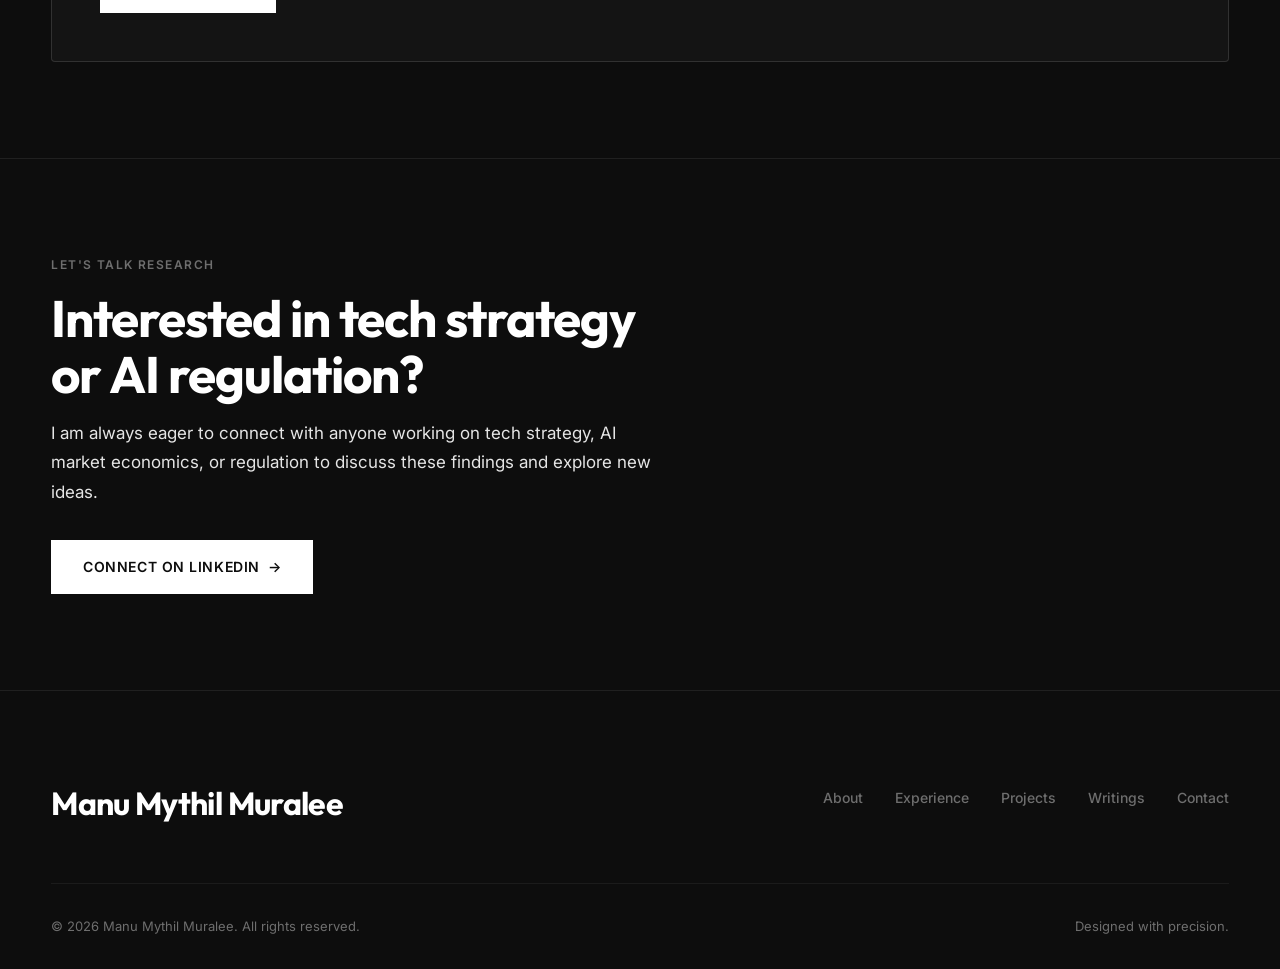
<file: writings.html>
<!DOCTYPE html>
<html lang="en">

<head>
    <meta charset="UTF-8">
    <meta name="viewport" content="width=device-width, initial-scale=1.0">
    <title>Writings — Manu Mythil Muralee</title>
    <meta name="description"
        content="Published economic research by Manu Mythil Muralee — including The Intelligent Monopoly, an analysis of AI market economics and regulatory frameworks.">
    <meta property="og:type" content="website">
    <meta property="og:title" content="Writings — Manu Mythil Muralee">
    <meta property="og:description"
        content="Published research on AI economics, regulatory frameworks, and market structure.">
    <meta name="twitter:card" content="summary_large_image">
    <link rel="stylesheet" href="css/style.css">
    <link rel="icon"
        href="data:image/svg+xml,<svg xmlns='http://www.w3.org/2000/svg' viewBox='0 0 100 100'><text y='.9em' font-size='90'>M</text></svg>">
    <style>
        /* Writings hero — Spline on the right */
        .writings-hero {
            position: relative;
            overflow: hidden;
        }

        .writings-hero__spline {
            position: absolute;
            top: 0;
            right: -5%;
            width: 52%;
            height: 100%;
            z-index: 1;
            pointer-events: none;
            mask-image: radial-gradient(ellipse 70% 80% at 70% 50%, black 30%, transparent 80%);
            -webkit-mask-image: radial-gradient(ellipse 70% 80% at 70% 50%, black 30%, transparent 80%);
        }

        .writings-hero__spline iframe {
            width: 120%;
            height: 120%;
            margin-top: -10%;
            margin-left: -10%;
            border: none;
        }

        .writings-hero .container {
            position: relative;
            z-index: 2;
        }

        /* Single featured paper — make it span full width, more impactful */
        .writing-featured {
            background: rgba(255, 255, 255, 0.03);
            border: 1px solid rgba(255, 255, 255, 0.12);
            border-radius: 4px;
            padding: 3rem;
            transition: border-color 0.3s ease, background 0.3s ease;
        }

        .writing-featured:hover {
            border-color: rgba(255, 255, 255, 0.3);
            background: rgba(255, 255, 255, 0.05);
        }

        .writing-featured__label {
            font-size: 0.7rem;
            letter-spacing: 0.12em;
            text-transform: uppercase;
            color: var(--mid);
            margin-bottom: 1.5rem;
            display: flex;
            align-items: center;
            gap: 1rem;
        }

        .writing-featured__label .badge {
            background: var(--white);
            color: var(--black);
            padding: 0.2em 0.7em;
            border-radius: 2px;
            font-size: 0.65rem;
            font-weight: 700;
            letter-spacing: 0.1em;
        }

        .writing-featured__title {
            font-family: var(--font-heading);
            font-size: clamp(1.6rem, 3.5vw, 2.6rem);
            font-weight: 800;
            letter-spacing: -0.03em;
            line-height: 1.1;
            color: var(--white);
            margin-bottom: 2rem;
        }

        .writing-featured__body {
            display: grid;
            grid-template-columns: 1fr 1fr;
            gap: 2.5rem;
            margin-bottom: 2.5rem;
        }

        @media (max-width: 768px) {
            .writing-featured__body {
                grid-template-columns: 1fr;
            }

            .writings-hero__spline {
                display: none;
            }
        }

        .writing-featured__point h4 {
            font-family: var(--font-heading);
            font-size: 0.85rem;
            font-weight: 700;
            letter-spacing: 0.05em;
            text-transform: uppercase;
            color: var(--light);
            margin-bottom: 0.6rem;
        }

        .writing-featured__point p {
            font-size: 0.95rem;
            line-height: 1.7;
            color: var(--mid);
        }

        .writing-featured__meta {
            display: flex;
            align-items: center;
            gap: 2rem;
            padding-top: 2rem;
            border-top: 1px solid rgba(255, 255, 255, 0.08);
        }

        .writing-featured__meta span {
            font-size: 0.75rem;
            letter-spacing: 0.08em;
            text-transform: uppercase;
            color: var(--mid);
        }
    </style>
</head>

<body>

    <a href="#main-content" class="skip-link">Skip to main content</a>
    <div class="cursor-dot" aria-hidden="true"></div>
    <div class="cursor-ring" aria-hidden="true"></div>

    <!-- Header -->
    <header class="header" role="banner">
        <div class="container header__inner">
            <a href="index.html" class="header__logo" aria-label="Manu Mythil Muralee - Home">Manu Mythil Muralee</a>
            <nav role="navigation" aria-label="Main navigation">
                <ul class="nav__list">
                    <li><a href="about.html" class="nav__link">About</a></li>
                    <li><a href="experience.html" class="nav__link">Experience</a></li>
                    <li><a href="projects.html" class="nav__link">Projects</a></li>
                    <li><a href="ai-tools.html" class="nav__link">AI Tools</a></li>
                    <li><a href="frameworks.html" class="nav__link">Frameworks</a></li>
                    <li><a href="writings.html" class="nav__link">Writings</a></li>
                    <li><a href="journey.html" class="nav__link">Journey</a></li>
                    <li><a href="contact.html" class="nav__link">Contact</a></li>
                </ul>
            </nav>
            <button class="hamburger" aria-label="Toggle menu" aria-expanded="false">
                <span></span><span></span><span></span>
            </button>
        </div>
    </header>

    <div class="mobile-nav" role="navigation" aria-label="Mobile navigation">
        <a href="about.html" class="mobile-nav__link">About</a>
        <a href="experience.html" class="mobile-nav__link">Experience</a>
        <a href="projects.html" class="mobile-nav__link">Projects</a>
        <a href="ai-tools.html" class="mobile-nav__link">AI Tools</a>
        <a href="frameworks.html" class="mobile-nav__link">Frameworks</a>
        <a href="writings.html" class="mobile-nav__link">Writings</a>
        <a href="journey.html" class="mobile-nav__link">Journey</a>
        <a href="contact.html" class="mobile-nav__link">Contact</a>
    </div>

    <main id="main-content">

        <!-- Page Hero with Spline -->
        <section class="page-hero writings-hero" aria-label="Writings page header">
            <div class="container">
                <p class="t-label page-hero__label reveal">Essays &amp; Research</p>
                <h1 class="t-h1 page-hero__title reveal">Where numbers<br>tell stories.</h1>
                <p class="t-body-lg page-hero__text reveal" style="color: var(--mid); max-width: 520px;">
                    Economic research at the intersection of AI, regulatory economics,
                    and market structure.
                </p>
            </div>

            <!-- Kinetic Grid Spline Scene -->
            <div class="writings-hero__spline" aria-hidden="true">
                <iframe src="https://my.spline.design/kineticgrid-veA5qu1f2024dqogpxPms5oG/" frameborder="0"
                    loading="lazy" title="Kinetic grid visual">
                </iframe>
            </div>
        </section>

        <div class="divider" style="margin: 0;"></div>

        <!-- Single Published Paper -->
        <section class="section" aria-label="Published research">
            <div class="container">
                <div class="section-header reveal">
                    <p class="t-label section-header__label">Research &amp; Essays</p>
                    <h2 class="t-h2 section-header__title">Economic Research</h2>
                </div>

                <article class="writing-featured reveal" id="writing-intelligent-monopoly">
                    <div class="writing-featured__label">
                        Economic Research &nbsp;·&nbsp; Regulatory Economics &nbsp;·&nbsp; AI Markets
                    </div>
                    <h3 class="writing-featured__title">
                        The Intelligent Monopoly: Why AI Economics Points Toward a Natural Monopoly
                    </h3>

                    <div class="writing-featured__body">
                        <div class="writing-featured__point">
                            <h4>The Question</h4>
                            <p>While most conversations about AI focus on capabilities, I wanted to understand the
                                financial realities. In my paper, I analyzed real financial cost data for running Large
                                Language Models — specifically the WINGPT study — through the lens of regulatory
                                economics.</p>
                        </div>
                        <div class="writing-featured__point">
                            <h4>The Cost of Scale</h4>
                            <p>My regression analysis shows that AI infrastructure behaves like a natural monopoly. When
                                you increase the scale of operation (concurrency) by 10%, the unit cost drops by
                                approximately 2.6%. This efficiency advantage makes it nearly impossible for smaller
                                competitors to enter the market without regulation.</p>
                        </div>
                        <div class="writing-featured__point">
                            <h4>The Data Problem</h4>
                            <p>AI models need a constant flow of new human data to stay intelligent. Current frameworks
                                allow companies to extract this data for free, which discourages creators from producing
                                new work. If this data supply dries up, model performance will inevitably degrade.</p>
                        </div>
                        <div class="writing-featured__point">
                            <h4>A Practical Solution</h4>
                            <p>My paper proposes a two-pronged regulatory approach: Price Caps (RPI-X) on infrastructure
                                to motivate major providers to pass savings to consumers, and a Statutory Licensing
                                system to pay creators fairly and keep the data supply flowing. This research uses
                                actual numbers rather than theoretical debates to find a strategy that works.</p>
                        </div>
                    </div>

                    <div class="writing-featured__meta">
                        <span>Research Paper</span>
                        <span>Regulatory Economics</span>
                        <span>AI Market Structure</span>
                        <span>IE Business School</span>
                    </div>
                    <div style="margin-top: 2rem;">
                        <a href="https://drive.google.com/file/d/1vcxfdAMX5iprjMY_j-mD1Gljhxsdp2JC/view?usp=sharing"
                            target="_blank" rel="noopener noreferrer" class="btn btn--primary"
                            id="intelligent-monopoly-read-btn">
                            Read Paper <span class="btn__arrow">→</span>
                        </a>
                    </div>
                </article>
            </div>
        </section>

        <!-- CTA -->
        <section class="section" style="border-top: 1px solid rgba(255,255,255,0.08);" aria-label="Connect section">
            <div class="container">
                <div class="reveal" style="max-width: 600px;">
                    <p class="t-label" style="margin-bottom: 1rem;">Let's Talk Research</p>
                    <h2 class="t-h2" style="margin-bottom: 1rem;">Interested in tech strategy or AI regulation?</h2>
                    <p class="t-body" style="margin-bottom: 2rem;">I am always eager to connect with anyone working on
                        tech strategy, AI market economics, or regulation to discuss these findings and explore new
                        ideas.</p>
                    <a href="https://linkedin.com/in/manumuralee" target="_blank" rel="noopener noreferrer"
                        class="btn btn--primary" id="writings-linkedin-cta">
                        Connect on LinkedIn <span class="btn__arrow">→</span>
                    </a>
                </div>
            </div>
        </section>

    </main>

    <!-- Footer -->
    <footer class="footer" role="contentinfo">
        <div class="container">
            <div class="footer__inner">
                <div class="footer__logo">Manu Mythil Muralee</div>
                <div class="footer__links">
                    <a href="about.html" class="footer__link">About</a>
                    <a href="experience.html" class="footer__link">Experience</a>
                    <a href="projects.html" class="footer__link">Projects</a>
                    <a href="writings.html" class="footer__link">Writings</a>
                    <a href="contact.html" class="footer__link">Contact</a>
                </div>
            </div>
            <div class="footer__bottom">
                <p class="footer__copyright">&copy; 2026 Manu Mythil Muralee. All rights reserved.</p>
                <p class="footer__copyright">Designed with precision.</p>
            </div>
        </div>
    </footer>

    <script src="js/main.js"></script>
</body>

</html>
</file>
<file: css/style.css>
/* ================================================
   MANU MYTHIL MURALEE — PORTFOLIO
   Ollef® Webflow-inspired design system
   ================================================ */

/* ---------- GOOGLE FONTS ---------- */
@import url('https://fonts.googleapis.com/css2?family=Inter:wght@300;400;500;600;700;800;900&family=Outfit:wght@300;400;500;600;700;800;900&display=swap');

/* ---------- CSS CUSTOM PROPERTIES ---------- */
:root {
  /* Ollef® palette */
  --black: #0d0d0d;
  --dark: #252525;
  --mid: #6e6e6e;
  --light: #e5e5e5;
  --white: #ffffff;

  /* Typography */
  --font-heading: 'Outfit', sans-serif;
  --font-body: 'Inter', sans-serif;

  /* Spacing scale */
  --sp-xs: 0.5rem;
  --sp-sm: 1rem;
  --sp-md: 2rem;
  --sp-lg: 4rem;
  --sp-xl: 6rem;
  --sp-2xl: 10rem;

  /* Transitions */
  --ease-out: cubic-bezier(0.16, 1, 0.3, 1);
  --ease-in-out: cubic-bezier(0.76, 0, 0.24, 1);
  --duration: 0.6s;

  /* Layout */
  --max-width: 1400px;
  --gutter: clamp(1.5rem, 4vw, 4rem);
}

/* ---------- RESET ---------- */
*,
*::before,
*::after {
  margin: 0;
  padding: 0;
  box-sizing: border-box;
}

html {
  font-size: 16px;
  scroll-behavior: smooth;
  -webkit-font-smoothing: antialiased;
  -moz-osx-font-smoothing: grayscale;
}

body {
  font-family: var(--font-body);
  font-weight: 400;
  line-height: 1.6;
  color: var(--white);
  background-color: var(--black);
  overflow-x: hidden;
}

img {
  max-width: 100%;
  display: block;
}

a {
  color: inherit;
  text-decoration: none;
}

ul,
ol {
  list-style: none;
}

button {
  border: none;
  background: none;
  cursor: pointer;
  font-family: inherit;
  color: inherit;
}

/* ---------- ACCESSIBILITY ---------- */
:focus-visible {
  outline: 2px solid var(--white);
  outline-offset: 4px;
}

.sr-only {
  position: absolute;
  width: 1px;
  height: 1px;
  padding: 0;
  margin: -1px;
  overflow: hidden;
  clip: rect(0, 0, 0, 0);
  border: 0;
}

/* Skip link */
.skip-link {
  position: absolute;
  top: -100%;
  left: var(--gutter);
  z-index: 10000;
  padding: 0.75rem 1.5rem;
  background: var(--white);
  color: var(--black);
  font-weight: 600;
  border-radius: 0 0 6px 6px;
  transition: top 0.3s var(--ease-out);
}

.skip-link:focus {
  top: 0;
}

/* ---------- LAYOUT ---------- */
.container {
  width: 100%;
  max-width: var(--max-width);
  margin: 0 auto;
  padding: 0 var(--gutter);
}

.section {
  padding: var(--sp-xl) 0;
}

.section--hero {
  padding: 0;
  min-height: 100vh;
  display: flex;
  align-items: center;
}

/* ---------- HEADER / NAVIGATION ---------- */
.header {
  position: fixed;
  top: 0;
  left: 0;
  right: 0;
  z-index: 1000;
  padding: 1.25rem 0;
  transition: background var(--duration) var(--ease-out),
    backdrop-filter var(--duration) var(--ease-out);
}

.header.scrolled {
  background: rgba(13, 13, 13, 0.85);
  backdrop-filter: blur(20px);
  -webkit-backdrop-filter: blur(20px);
}

.header__inner {
  display: flex;
  align-items: center;
  justify-content: space-between;
}

.header__logo {
  font-family: var(--font-heading);
  font-weight: 700;
  font-size: 1rem;
  letter-spacing: -0.01em;
  position: relative;
  white-space: nowrap;
}

.nav__list {
  display: flex;
  align-items: center;
  gap: 2rem;
}

.nav__link {
  font-size: 0.875rem;
  font-weight: 500;
  letter-spacing: 0.02em;
  text-transform: uppercase;
  position: relative;
  padding: 0.25rem 0;
  transition: color 0.3s var(--ease-out);
}

.nav__link::after {
  content: '';
  position: absolute;
  bottom: 0;
  left: 0;
  width: 0;
  height: 1px;
  background: var(--white);
  transition: width 0.4s var(--ease-out);
}

.nav__link:hover::after,
.nav__link.active::after {
  width: 100%;
}

.nav__link:hover {
  color: var(--light);
}

/* Hamburger */
.hamburger {
  display: none;
  flex-direction: column;
  gap: 5px;
  width: 28px;
  cursor: pointer;
  z-index: 1001;
}

.hamburger span {
  display: block;
  width: 100%;
  height: 2px;
  background: var(--white);
  transition: transform 0.4s var(--ease-out), opacity 0.3s;
}

.hamburger.open span:nth-child(1) {
  transform: translateY(7px) rotate(45deg);
}

.hamburger.open span:nth-child(2) {
  opacity: 0;
}

.hamburger.open span:nth-child(3) {
  transform: translateY(-7px) rotate(-45deg);
}

/* Mobile nav overlay */
.mobile-nav {
  display: none;
  position: fixed;
  inset: 0;
  background: var(--black);
  z-index: 999;
  flex-direction: column;
  align-items: center;
  justify-content: center;
  gap: 2rem;
  opacity: 0;
  pointer-events: none;
  transition: opacity 0.5s var(--ease-out);
}

.mobile-nav.open {
  opacity: 1;
  pointer-events: auto;
}

.mobile-nav__link {
  font-family: var(--font-heading);
  font-size: clamp(2rem, 5vw, 3.5rem);
  font-weight: 700;
  text-transform: uppercase;
  letter-spacing: -0.02em;
  transform: translateY(20px);
  opacity: 0;
  transition: transform 0.5s var(--ease-out), opacity 0.5s var(--ease-out);
}

.mobile-nav.open .mobile-nav__link {
  transform: translateY(0);
  opacity: 1;
}

.mobile-nav.open .mobile-nav__link:nth-child(1) {
  transition-delay: 0.1s;
}

.mobile-nav.open .mobile-nav__link:nth-child(2) {
  transition-delay: 0.15s;
}

.mobile-nav.open .mobile-nav__link:nth-child(3) {
  transition-delay: 0.2s;
}

.mobile-nav.open .mobile-nav__link:nth-child(4) {
  transition-delay: 0.25s;
}

.mobile-nav.open .mobile-nav__link:nth-child(5) {
  transition-delay: 0.3s;
}

.mobile-nav.open .mobile-nav__link:nth-child(6) {
  transition-delay: 0.35s;
}

.mobile-nav.open .mobile-nav__link:nth-child(7) {
  transition-delay: 0.4s;
}

.mobile-nav.open .mobile-nav__link:nth-child(8) {
  transition-delay: 0.45s;
}

.mobile-nav.open .mobile-nav__link:nth-child(9) {
  transition-delay: 0.5s;
}

/* ---------- TYPOGRAPHY ---------- */
.t-display {
  font-family: var(--font-heading);
  font-weight: 900;
  font-size: clamp(3rem, 8vw, 8rem);
  line-height: 0.95;
  letter-spacing: -0.04em;
  text-transform: uppercase;
}

.t-h1 {
  font-family: var(--font-heading);
  font-weight: 800;
  font-size: clamp(2.5rem, 6vw, 6rem);
  line-height: 1;
  letter-spacing: -0.03em;
}

.t-h2 {
  font-family: var(--font-heading);
  font-weight: 700;
  font-size: clamp(2rem, 4vw, 4rem);
  line-height: 1.1;
  letter-spacing: -0.02em;
}

.t-h3 {
  font-family: var(--font-heading);
  font-weight: 600;
  font-size: clamp(1.5rem, 2.5vw, 2.5rem);
  line-height: 1.2;
  letter-spacing: -0.01em;
}

.t-h4 {
  font-family: var(--font-heading);
  font-weight: 600;
  font-size: clamp(1.125rem, 1.5vw, 1.5rem);
  line-height: 1.3;
}

.t-body {
  font-size: 1.0625rem;
  line-height: 1.75;
  color: var(--light);
}

.t-body-lg {
  font-size: clamp(1.125rem, 1.5vw, 1.375rem);
  line-height: 1.7;
  color: var(--light);
}

.t-caption {
  font-size: 0.8125rem;
  font-weight: 500;
  letter-spacing: 0.08em;
  text-transform: uppercase;
  color: var(--mid);
}

.t-label {
  font-size: 0.75rem;
  font-weight: 600;
  letter-spacing: 0.12em;
  text-transform: uppercase;
  color: var(--mid);
}

/* ---------- BUTTONS ---------- */
.btn {
  display: inline-flex;
  align-items: center;
  gap: 0.5rem;
  padding: 1rem 2rem;
  font-family: var(--font-body);
  font-size: 0.875rem;
  font-weight: 600;
  letter-spacing: 0.04em;
  text-transform: uppercase;
  border-radius: 0;
  transition: all 0.4s var(--ease-out);
  position: relative;
  overflow: hidden;
}

.btn--primary {
  background: var(--white);
  color: var(--black);
}

.btn--primary:hover {
  background: var(--light);
  transform: translateY(-2px);
}

.btn--outline {
  background: transparent;
  color: var(--white);
  border: 1px solid rgba(255, 255, 255, 0.3);
}

.btn--outline:hover {
  border-color: var(--white);
  background: rgba(255, 255, 255, 0.05);
  transform: translateY(-2px);
}

.btn__arrow {
  display: inline-block;
  transition: transform 0.3s var(--ease-out);
}

.btn:hover .btn__arrow {
  transform: translateX(4px);
}

/* ---------- DIVIDER ---------- */
.divider {
  width: 100%;
  height: 1px;
  background: rgba(255, 255, 255, 0.08);
  margin: var(--sp-lg) 0;
}

/* ---------- HERO SECTION ---------- */
.hero {
  position: relative;
  min-height: 100vh;
  display: flex;
  align-items: flex-end;
  padding-bottom: var(--sp-xl);
  overflow: hidden;
}

.hero__bg {
  position: absolute;
  inset: 0;
  background: var(--black);
  z-index: 0;
}

.hero__gradient {
  position: absolute;
  top: -20%;
  right: -10%;
  width: 60vw;
  height: 60vw;
  background: radial-gradient(ellipse, rgba(110, 110, 110, 0.08) 0%, transparent 70%);
  z-index: 1;
  pointer-events: none;
}

.hero__content {
  position: relative;
  z-index: 3;
  width: 100%;
}

.hero__label {
  margin-bottom: var(--sp-md);
}

.hero__name {
  margin-bottom: var(--sp-md);
}

.hero__tagline {
  font-family: var(--font-heading);
  font-weight: 500;
  font-size: clamp(1.25rem, 2vw, 1.75rem);
  color: var(--light);
  margin-bottom: var(--sp-sm);
  letter-spacing: -0.01em;
}

.hero__subline {
  font-size: clamp(1rem, 1.25vw, 1.25rem);
  color: var(--mid);
  max-width: 600px;
  margin-bottom: var(--sp-lg);
}

.hero__ctas {
  display: flex;
  gap: 1rem;
  flex-wrap: wrap;
}

/* ---------- HERO PHOTO — full-bleed background ---------- */
.hero__photo {
  position: absolute;
  inset: 0;
  z-index: 1;
  overflow: hidden;
  animation: photoReveal 1.4s var(--ease-out) 0.2s both;
}

.hero__photo img {
  width: 100%;
  height: 100%;
  object-fit: cover;
  /* Focus on Manu — he's in the upper-left of the landscape photo */
  object-position: 22% center;
  display: block;
  filter: brightness(0.75) contrast(1.05);
}

/* Dark gradient overlay — keeps text readable without hiding the photo */
.hero__overlay {
  position: absolute;
  inset: 0;
  z-index: 2;
  /* Desktop: dark on left where text is, fades to transparent on right */
  background: linear-gradient(to right,
      rgba(13, 13, 13, 0.88) 0%,
      rgba(13, 13, 13, 0.6) 40%,
      rgba(13, 13, 13, 0.15) 70%,
      transparent 100%);
  pointer-events: none;
}

@keyframes photoReveal {
  from {
    opacity: 0;
  }

  to {
    opacity: 1;
  }
}

/* Mobile: gradient from bottom so name sits on dark band, photo shows above */
@media (max-width: 768px) {
  .hero__photo img {
    object-position: 22% top;
  }

  .hero__overlay {
    background: linear-gradient(to top,
        rgba(13, 13, 13, 0.95) 0%,
        rgba(13, 13, 13, 0.7) 45%,
        rgba(13, 13, 13, 0.1) 80%,
        transparent 100%);
  }
}

body {
  background-color: var(--black);
}

/* Spinner animation for Spline loader */
@keyframes spin {
  to {
    transform: rotate(360deg);
  }
}

/* Spline scene container (AI Tools page) */
.spline-scene {
  border-radius: 4px;
  transition: border-color 0.4s var(--ease-out);
}

.spline-scene:hover {
  border-color: rgba(255, 255, 255, 0.2) !important;
}

/* ---------- STATS BAR ---------- */
.stats {
  display: grid;
  grid-template-columns: repeat(auto-fit, minmax(200px, 1fr));
  gap: var(--sp-md);
  padding: var(--sp-lg) 0;
  border-top: 1px solid rgba(255, 255, 255, 0.08);
  border-bottom: 1px solid rgba(255, 255, 255, 0.08);
}

/* ---------- WHO I AM SPLIT SECTION ---------- */
.who-i-am {
  display: grid;
  grid-template-columns: 1fr 1fr;
  gap: var(--sp-xl);
  align-items: center;
}

.who-i-am__text {
  max-width: 600px;
}

.who-i-am__photo {
  position: relative;
  overflow: hidden;
  border-radius: 2px;
  /* Subtle gradient fade on all edges to match the dark theme */
  mask-image: linear-gradient(to right, transparent 0%, black 8%, black 92%, transparent 100%), linear-gradient(to bottom, transparent 0%, black 8%, black 92%, transparent 100%);
  mask-composite: intersect;
  -webkit-mask-image: linear-gradient(to right, transparent 0%, black 8%, black 92%, transparent 100%), linear-gradient(to bottom, transparent 0%, black 8%, black 92%, transparent 100%);
  -webkit-mask-composite: source-in;
  max-height: 520px;
}

.who-i-am__photo img {
  width: 100%;
  height: 100%;
  object-fit: contain;
  object-position: center top;
  display: block;
  padding: 8% 12%;
  transition: transform 0.8s var(--ease-out);
  filter: grayscale(10%) contrast(1.05);
}

.who-i-am__photo:hover img {
  transform: scale(1.03);
}

@media (max-width: 768px) {
  .who-i-am {
    grid-template-columns: 1fr;
  }

  .who-i-am__photo {
    max-height: 360px;
  }
}

.stat {
  text-align: left;
}

.stat__number {
  font-family: var(--font-heading);
  font-weight: 900;
  font-size: clamp(2.5rem, 4vw, 4rem);
  letter-spacing: -0.03em;
  line-height: 1;
  margin-bottom: 0.5rem;
  background: linear-gradient(135deg, var(--white) 0%, var(--mid) 100%);
  -webkit-background-clip: text;
  -webkit-text-fill-color: transparent;
  background-clip: text;
}

.stat__label {
  font-size: 0.875rem;
  color: var(--mid);
  font-weight: 500;
  letter-spacing: 0.02em;
}

/* ---------- CARDS ---------- */
.card {
  background: var(--dark);
  border: 1px solid rgba(255, 255, 255, 0.06);
  padding: var(--sp-md);
  transition: all 0.5s var(--ease-out);
  position: relative;
  overflow: hidden;
}

.card::before {
  content: '';
  position: absolute;
  top: 0;
  left: 0;
  right: 0;
  height: 2px;
  background: linear-gradient(90deg, transparent, rgba(255, 255, 255, 0.2), transparent);
  opacity: 0;
  transition: opacity 0.5s var(--ease-out);
}

.card:hover {
  border-color: rgba(255, 255, 255, 0.12);
  transform: translateY(-4px);
}

.card:hover::before {
  opacity: 1;
}

.card__number {
  font-family: var(--font-heading);
  font-size: 0.75rem;
  font-weight: 700;
  color: var(--mid);
  letter-spacing: 0.1em;
  margin-bottom: var(--sp-md);
}

.card__title {
  font-family: var(--font-heading);
  font-weight: 700;
  font-size: clamp(1.25rem, 2vw, 1.75rem);
  line-height: 1.2;
  margin-bottom: var(--sp-sm);
  letter-spacing: -0.01em;
}

.card__text {
  color: var(--mid);
  font-size: 0.9375rem;
  line-height: 1.7;
  margin-bottom: var(--sp-md);
}

.card__tags {
  display: flex;
  flex-wrap: wrap;
  gap: 0.5rem;
}

.tag {
  font-size: 0.6875rem;
  font-weight: 600;
  letter-spacing: 0.08em;
  text-transform: uppercase;
  padding: 0.375rem 0.75rem;
  border: 1px solid rgba(255, 255, 255, 0.12);
  color: var(--mid);
  transition: all 0.3s var(--ease-out);
}

.tag:hover {
  border-color: var(--white);
  color: var(--white);
}

.card__link {
  display: inline-flex;
  align-items: center;
  gap: 0.5rem;
  font-size: 0.8125rem;
  font-weight: 600;
  letter-spacing: 0.06em;
  text-transform: uppercase;
  color: var(--white);
  margin-top: var(--sp-sm);
  transition: gap 0.3s var(--ease-out);
}

.card__link:hover {
  gap: 0.75rem;
}

/* ---------- PROJECT GRID ---------- */
.project-grid {
  display: grid;
  grid-template-columns: repeat(auto-fit, minmax(min(100%, 420px), 1fr));
  gap: var(--sp-md);
}

/* ---------- PROJECT DETAIL (Projects page) ---------- */
.project-detail {
  padding: var(--sp-xl) 0;
}

.project-detail__grid {
  display: grid;
  grid-template-columns: repeat(auto-fit, minmax(min(100%, 300px), 1fr));
  gap: var(--sp-lg);
  margin-top: var(--sp-lg);
}

.project-detail__block {
  padding: var(--sp-md);
  border-left: 2px solid rgba(255, 255, 255, 0.08);
  transition: border-color 0.4s var(--ease-out);
}

.project-detail__block:hover {
  border-color: rgba(255, 255, 255, 0.3);
}

.project-detail__tags {
  display: flex;
  flex-wrap: wrap;
  gap: 0.5rem;
  margin-top: var(--sp-lg);
}

/* ---------- TIMELINE ---------- */
.timeline {
  position: relative;
  padding-left: 3rem;
}

.timeline::before {
  content: '';
  position: absolute;
  left: 0;
  top: 0;
  bottom: 0;
  width: 1px;
  background: linear-gradient(to bottom, transparent, rgba(255, 255, 255, 0.15), transparent);
}

.timeline__item {
  position: relative;
  padding-bottom: var(--sp-lg);
}

.timeline__item:last-child {
  padding-bottom: 0;
}

.timeline__dot {
  position: absolute;
  left: -3rem;
  top: 0.5rem;
  width: 9px;
  height: 9px;
  background: var(--white);
  border-radius: 50%;
  transform: translateX(-4px);
}

.timeline__dot::after {
  content: '';
  position: absolute;
  top: 50%;
  left: 50%;
  transform: translate(-50%, -50%);
  width: 24px;
  height: 24px;
  border-radius: 50%;
  border: 1px solid rgba(255, 255, 255, 0.2);
}

.timeline__date {
  display: inline-block;
  margin-bottom: 0.5rem;
}

.timeline__title {
  margin-bottom: 0.25rem;
}

.timeline__role {
  font-size: 1rem;
  color: var(--light);
  margin-bottom: var(--sp-sm);
  font-style: italic;
}

.timeline__details {
  list-style: none;
}

.timeline__details li {
  position: relative;
  padding-left: 1.25rem;
  color: var(--mid);
  font-size: 0.9375rem;
  line-height: 1.8;
}

.timeline__details li::before {
  content: '—';
  position: absolute;
  left: 0;
  color: rgba(255, 255, 255, 0.2);
}

/* ---------- SKILLS GRID (Experience page) ---------- */
.skills-grid {
  display: grid;
  grid-template-columns: repeat(auto-fit, minmax(min(100%, 280px), 1fr));
  gap: var(--sp-lg);
}

.skill-group {
  padding: var(--sp-md);
  border: 1px solid rgba(255, 255, 255, 0.06);
  background: var(--dark);
  transition: all 0.4s var(--ease-out);
}

.skill-group:hover {
  border-color: rgba(255, 255, 255, 0.15);
}

.skill-group h3 {
  margin-bottom: var(--sp-sm);
}

.skill-tags {
  display: flex;
  flex-wrap: wrap;
  gap: 0.5rem;
}

/* ---------- WRITINGS / BLOG ---------- */
.writing-grid {
  display: grid;
  grid-template-columns: repeat(auto-fit, minmax(min(100%, 380px), 1fr));
  gap: var(--sp-md);
}

.writing-card {
  border-bottom: 1px solid rgba(255, 255, 255, 0.08);
  padding-bottom: var(--sp-md);
  transition: all 0.4s var(--ease-out);
}

.writing-card:hover {
  border-color: rgba(255, 255, 255, 0.25);
}

.writing-card__category {
  margin-bottom: var(--sp-sm);
}

.writing-card__title {
  font-family: var(--font-heading);
  font-weight: 700;
  font-size: clamp(1.25rem, 2vw, 1.75rem);
  line-height: 1.2;
  margin-bottom: var(--sp-sm);
  letter-spacing: -0.01em;
  transition: color 0.3s var(--ease-out);
}

.writing-card:hover .writing-card__title {
  color: var(--light);
}

.writing-card__excerpt {
  color: var(--mid);
  font-size: 0.9375rem;
  line-height: 1.7;
  margin-bottom: var(--sp-sm);
}

.writing-card__meta {
  display: flex;
  gap: 1.5rem;
  align-items: center;
}

.writing-card__date {
  opacity: 0.6;
}

/* Writing Filter */
.writing-filter {
  display: flex;
  flex-wrap: wrap;
  gap: 0.5rem;
}

.filter-btn {
  padding: 0.5rem 1.25rem;
  font-size: 0.8125rem;
  font-weight: 600;
  letter-spacing: 0.06em;
  text-transform: uppercase;
  color: var(--mid);
  border: 1px solid rgba(255, 255, 255, 0.1);
  background: transparent;
  cursor: pointer;
  transition: all 0.3s var(--ease-out);
}

.filter-btn:hover {
  color: var(--white);
  border-color: rgba(255, 255, 255, 0.3);
}

.filter-btn.active {
  color: var(--black);
  background: var(--white);
  border-color: var(--white);
}

/* ---------- FRAMEWORKS ---------- */
.framework-grid {
  display: grid;
  grid-template-columns: repeat(auto-fit, minmax(min(100%, 340px), 1fr));
  gap: var(--sp-md);
}

.framework-card {
  background: var(--dark);
  border: 1px solid rgba(255, 255, 255, 0.06);
  padding: var(--sp-lg) var(--sp-md);
  text-align: center;
  transition: all 0.5s var(--ease-out);
  position: relative;
}

.framework-card:hover {
  border-color: rgba(255, 255, 255, 0.15);
  transform: translateY(-4px);
}

.framework-card__icon {
  font-size: 2.5rem;
  margin-bottom: var(--sp-md);
  display: block;
}

.framework-card__title {
  font-family: var(--font-heading);
  font-weight: 700;
  font-size: 1.25rem;
  margin-bottom: var(--sp-sm);
  letter-spacing: -0.01em;
}

.framework-card__text {
  color: var(--mid);
  font-size: 0.9375rem;
  line-height: 1.7;
}

/* Framework Detail (Frameworks page) */
.framework-detail {
  margin-bottom: var(--sp-lg);
}

.framework-detail__header {
  margin-bottom: var(--sp-lg);
}

.framework-detail__number {
  font-family: var(--font-heading);
  font-size: 0.75rem;
  font-weight: 700;
  color: var(--mid);
  letter-spacing: 0.1em;
  display: block;
  margin-bottom: var(--sp-sm);
}

.framework-detail__content {
  display: grid;
  grid-template-columns: 1fr 1fr;
  gap: var(--sp-lg);
}

.framework-detail__desc {
  max-width: 600px;
}

.framework-detail__steps {
  max-width: 500px;
}

.framework-step {
  display: flex;
  gap: 1.5rem;
  padding: 1.25rem 0;
  border-bottom: 1px solid rgba(255, 255, 255, 0.06);
  transition: border-color 0.3s var(--ease-out);
}

.framework-step:hover {
  border-color: rgba(255, 255, 255, 0.2);
}

.framework-step:last-child {
  border-bottom: none;
}

.framework-step__num {
  font-family: var(--font-heading);
  font-weight: 800;
  font-size: 1.25rem;
  color: var(--mid);
  min-width: 2rem;
  line-height: 1.4;
}

.framework-step__title {
  font-family: var(--font-heading);
  font-weight: 700;
  font-size: 1rem;
  margin-bottom: 0.25rem;
}

.framework-step__text {
  color: var(--mid);
  font-size: 0.875rem;
  line-height: 1.7;
}

/* ---------- MAP / JOURNEY ---------- */
.journey-path {
  display: grid;
  grid-template-columns: repeat(auto-fit, minmax(250px, 1fr));
  gap: var(--sp-md);
  position: relative;
}

.journey-stop {
  background: var(--dark);
  border: 1px solid rgba(255, 255, 255, 0.06);
  padding: var(--sp-md);
  text-align: center;
  transition: all 0.5s var(--ease-out);
  position: relative;
}

.journey-stop:hover {
  border-color: rgba(255, 255, 255, 0.15);
  transform: translateY(-4px);
}

.journey-stop__emoji {
  font-size: 3rem;
  margin-bottom: var(--sp-sm);
  display: block;
}

.journey-stop__city {
  font-family: var(--font-heading);
  font-weight: 800;
  font-size: 1.5rem;
  letter-spacing: -0.02em;
  margin-bottom: 0.25rem;
}

.journey-stop__country {
  font-size: 0.875rem;
  color: var(--mid);
  margin-bottom: var(--sp-sm);
}

.journey-stop__text {
  color: var(--mid);
  font-size: 0.9375rem;
  line-height: 1.7;
  text-align: left;
}

/* Arrow connectors */
.journey-arrow {
  display: none;
  align-items: center;
  justify-content: center;
  font-size: 2rem;
  color: var(--mid);
}

/* ---------- CONTACT FORM ---------- */
.contact-grid {
  display: grid;
  grid-template-columns: 1fr 1fr;
  gap: var(--sp-lg);
}

.contact-info__item {
  margin-bottom: var(--sp-md);
}

.contact-info__label {
  display: block;
  margin-bottom: 0.25rem;
}

.contact-info__value {
  font-size: 1.125rem;
  font-weight: 500;
  transition: color 0.3s var(--ease-out);
}

.contact-info__value:hover {
  color: var(--light);
}

.contact-form {
  display: flex;
  flex-direction: column;
  gap: var(--sp-sm);
}

.form-group {
  display: flex;
  flex-direction: column;
  gap: 0.5rem;
}

.form-group label {
  font-size: 0.75rem;
  font-weight: 600;
  letter-spacing: 0.1em;
  text-transform: uppercase;
  color: var(--mid);
}

.form-group input,
.form-group textarea {
  background: var(--dark);
  border: 1px solid rgba(255, 255, 255, 0.1);
  padding: 1rem;
  color: var(--white);
  font-family: var(--font-body);
  font-size: 1rem;
  transition: border-color 0.3s var(--ease-out);
  outline: none;
}

.form-group input:focus,
.form-group textarea:focus {
  border-color: rgba(255, 255, 255, 0.35);
}

.form-group textarea {
  min-height: 160px;
  resize: vertical;
}

.form-group input::placeholder,
.form-group textarea::placeholder {
  color: rgba(255, 255, 255, 0.2);
}

/* ---------- TECH STACK GRID (AI Tools page) ---------- */
.tech-stack-grid {
  display: grid;
  grid-template-columns: repeat(auto-fit, minmax(min(100%, 200px), 1fr));
  gap: var(--sp-md);
}

.tech-item {
  padding: var(--sp-md);
  border: 1px solid rgba(255, 255, 255, 0.06);
  background: var(--dark);
  text-align: center;
  transition: all 0.4s var(--ease-out);
}

.tech-item:hover {
  border-color: rgba(255, 255, 255, 0.15);
  transform: translateY(-4px);
}

.tech-item__icon {
  font-size: 2rem;
  margin-bottom: var(--sp-sm);
  display: block;
}

.tech-item__title {
  font-family: var(--font-heading);
  font-weight: 700;
  font-size: 1rem;
  margin-bottom: 0.5rem;
}

.tech-item__text {
  color: var(--mid);
  font-size: 0.8125rem;
  line-height: 1.6;
}

/* ---------- FOOTER ---------- */
.footer {
  padding: var(--sp-xl) 0 var(--sp-md);
  border-top: 1px solid rgba(255, 255, 255, 0.08);
}

.footer__inner {
  display: flex;
  justify-content: space-between;
  align-items: flex-start;
  gap: var(--sp-md);
  flex-wrap: wrap;
}

.footer__logo {
  font-family: var(--font-heading);
  font-weight: 700;
  font-size: clamp(1.25rem, 3vw, 2rem);
  letter-spacing: -0.02em;
  line-height: 1;
  white-space: nowrap;
}

.footer__links {
  display: flex;
  gap: 2rem;
  flex-wrap: wrap;
}

.footer__link {
  font-size: 0.875rem;
  font-weight: 500;
  color: var(--mid);
  transition: color 0.3s var(--ease-out);
}

.footer__link:hover {
  color: var(--white);
}

.footer__bottom {
  margin-top: var(--sp-lg);
  padding-top: var(--sp-md);
  border-top: 1px solid rgba(255, 255, 255, 0.06);
  display: flex;
  justify-content: space-between;
  align-items: center;
  flex-wrap: wrap;
  gap: var(--sp-sm);
}

.footer__copyright {
  font-size: 0.8125rem;
  color: var(--mid);
}

/* ---------- SECTION HEADER ---------- */
.section-header {
  margin-bottom: var(--sp-xl);
}

.section-header__label {
  margin-bottom: var(--sp-sm);
}

.section-header__title {
  margin-bottom: var(--sp-md);
}

.section-header__text {
  max-width: 700px;
}

/* ---------- AI TOOLS ---------- */
.tool-showcase {
  display: grid;
  grid-template-columns: repeat(auto-fit, minmax(min(100%, 500px), 1fr));
  gap: var(--sp-lg);
}

.tool-card {
  background: var(--dark);
  border: 1px solid rgba(255, 255, 255, 0.06);
  overflow: hidden;
  transition: all 0.5s var(--ease-out);
}

.tool-card:hover {
  border-color: rgba(255, 255, 255, 0.15);
}

.tool-card__preview {
  width: 100%;
  aspect-ratio: 16 / 10;
  background: linear-gradient(135deg, var(--dark) 0%, var(--black) 100%);
  display: flex;
  align-items: center;
  justify-content: center;
  overflow: hidden;
  position: relative;
}

.tool-card__mockup {
  width: 80%;
  max-width: 400px;
  background: rgba(255, 255, 255, 0.03);
  border: 1px solid rgba(255, 255, 255, 0.08);
  border-radius: 12px;
  padding: 1.5rem;
  position: relative;
}

.tool-card__mockup-header {
  display: flex;
  gap: 6px;
  margin-bottom: 1rem;
}

.tool-card__mockup-dot {
  width: 8px;
  height: 8px;
  border-radius: 50%;
  background: rgba(255, 255, 255, 0.15);
}

.tool-card__mockup-line {
  height: 8px;
  background: rgba(255, 255, 255, 0.06);
  border-radius: 4px;
  margin-bottom: 8px;
}

.tool-card__mockup-line--short {
  width: 40%;
}

.tool-card__mockup-line--medium {
  width: 65%;
}

.tool-card__mockup-line--long {
  width: 85%;
}

.tool-card__mockup-bar {
  height: 32px;
  background: rgba(255, 255, 255, 0.04);
  border: 1px solid rgba(255, 255, 255, 0.08);
  border-radius: 6px;
  margin-top: 1rem;
}

.tool-card__body {
  padding: var(--sp-md);
}

/* ---------- ABOUT PAGE ---------- */
.about-content {
  display: grid;
  grid-template-columns: 1fr;
  gap: var(--sp-lg);
  max-width: 900px;
}

.about-content p {
  color: var(--light);
  font-size: clamp(1rem, 1.25vw, 1.125rem);
  line-height: 1.85;
}

.about-content p+p {
  margin-top: 0;
}

.values-grid {
  display: grid;
  grid-template-columns: repeat(auto-fit, minmax(250px, 1fr));
  gap: var(--sp-md);
  margin-top: var(--sp-lg);
}

.value-card {
  padding: var(--sp-md);
  border-left: 2px solid rgba(255, 255, 255, 0.1);
  transition: border-color 0.4s var(--ease-out);
}

.value-card:hover {
  border-color: rgba(255, 255, 255, 0.4);
}

.value-card__title {
  font-family: var(--font-heading);
  font-weight: 700;
  font-size: 1.125rem;
  margin-bottom: 0.5rem;
}

.value-card__text {
  color: var(--mid);
  font-size: 0.9375rem;
  line-height: 1.7;
}

/* Quote */
.quote-block {
  padding: var(--sp-lg) 0;
  border-top: 1px solid rgba(255, 255, 255, 0.08);
  border-bottom: 1px solid rgba(255, 255, 255, 0.08);
  margin: var(--sp-lg) 0;
}

.quote-block__text {
  font-family: var(--font-heading);
  font-weight: 600;
  font-size: clamp(1.5rem, 3vw, 2.5rem);
  line-height: 1.3;
  letter-spacing: -0.02em;
  color: var(--white);
  font-style: italic;
}

/* ---------- PAGE HERO (Inner pages) ---------- */
.page-hero {
  padding-top: calc(var(--sp-2xl) + 2rem);
  padding-bottom: var(--sp-xl);
}

.page-hero__label {
  margin-bottom: var(--sp-sm);
}

.page-hero__title {
  margin-bottom: var(--sp-md);
}

.page-hero__text {
  max-width: 700px;
}

/* ---------- SCROLL ANIMATIONS ---------- */
.reveal {
  opacity: 0;
  transform: translateY(40px);
  transition: opacity 0.8s var(--ease-out), transform 0.8s var(--ease-out);
}

.reveal.visible {
  opacity: 1;
  transform: translateY(0);
}

.reveal--left {
  transform: translateX(-40px);
}

.reveal--left.visible {
  transform: translateX(0);
}

.reveal--right {
  transform: translateX(40px);
}

.reveal--right.visible {
  transform: translateX(0);
}

.reveal--scale {
  transform: scale(0.95);
}

.reveal--scale.visible {
  transform: scale(1);
}

/* Stagger children */
.stagger-children>* {
  opacity: 0;
  transform: translateY(30px);
  transition: opacity 0.6s var(--ease-out), transform 0.6s var(--ease-out);
}

.stagger-children.visible>*:nth-child(1) {
  transition-delay: 0.05s;
}

.stagger-children.visible>*:nth-child(2) {
  transition-delay: 0.1s;
}

.stagger-children.visible>*:nth-child(3) {
  transition-delay: 0.15s;
}

.stagger-children.visible>*:nth-child(4) {
  transition-delay: 0.2s;
}

.stagger-children.visible>*:nth-child(5) {
  transition-delay: 0.25s;
}

.stagger-children.visible>*:nth-child(6) {
  transition-delay: 0.3s;
}

.stagger-children.visible>*:nth-child(7) {
  transition-delay: 0.35s;
}

.stagger-children.visible>*:nth-child(8) {
  transition-delay: 0.4s;
}

.stagger-children.visible>*:nth-child(9) {
  transition-delay: 0.45s;
}

.stagger-children.visible>*:nth-child(10) {
  transition-delay: 0.5s;
}

.stagger-children.visible>* {
  opacity: 1;
  transform: translateY(0);
}

/* ---------- CUSTOM CURSOR (decorative) ---------- */
.cursor-dot {
  width: 8px;
  height: 8px;
  background: var(--white);
  border-radius: 50%;
  position: fixed;
  pointer-events: none;
  z-index: 9999;
  mix-blend-mode: difference;
  transition: transform 0.15s var(--ease-out);
  display: none;
}

.cursor-ring {
  width: 32px;
  height: 32px;
  border: 1px solid rgba(255, 255, 255, 0.5);
  border-radius: 50%;
  position: fixed;
  pointer-events: none;
  z-index: 9998;
  mix-blend-mode: difference;
  transition: transform 0.3s var(--ease-out), width 0.3s, height 0.3s;
  display: none;
}

/* ---------- LOADING SCREEN ---------- */
.loader {
  position: fixed;
  inset: 0;
  background: var(--black);
  z-index: 10000;
  display: flex;
  align-items: center;
  justify-content: center;
  transition: opacity 0.8s var(--ease-out), visibility 0.8s;
}

.loader.hidden {
  opacity: 0;
  visibility: hidden;
  pointer-events: none;
}

.loader__text {
  font-family: var(--font-heading);
  font-weight: 900;
  font-size: clamp(2rem, 5vw, 4rem);
  letter-spacing: -0.04em;
  overflow: hidden;
}

.loader__text span {
  display: inline-block;
  animation: loaderReveal 0.6s var(--ease-out) forwards;
  opacity: 0;
  transform: translateY(100%);
}

@keyframes loaderReveal {
  to {
    opacity: 1;
    transform: translateY(0);
  }
}

/* ---------- HORIZONTAL SCROLL TEXT ---------- */
.marquee {
  overflow: hidden;
  white-space: nowrap;
  padding: var(--sp-lg) 0;
  border-top: 1px solid rgba(255, 255, 255, 0.06);
  border-bottom: 1px solid rgba(255, 255, 255, 0.06);
}

.marquee__inner {
  display: inline-flex;
  animation: marquee 30s linear infinite;
}

.marquee__text {
  font-family: var(--font-heading);
  font-weight: 900;
  font-size: clamp(3rem, 6vw, 6rem);
  letter-spacing: -0.04em;
  text-transform: uppercase;
  color: rgba(255, 255, 255, 0.06);
  padding-right: 4rem;
  user-select: none;
}

.marquee__text span {
  color: rgba(255, 255, 255, 0.15);
}

@keyframes marquee {
  0% {
    transform: translateX(0);
  }

  100% {
    transform: translateX(-50%);
  }
}

/* ---------- FORM SUCCESS MESSAGE ---------- */
.form-success {
  display: none;
  padding: var(--sp-md);
  border: 1px solid rgba(255, 255, 255, 0.15);
  background: rgba(255, 255, 255, 0.03);
  text-align: center;
}

.form-success.visible {
  display: block;
}

.form-success__icon {
  font-size: 3rem;
  margin-bottom: var(--sp-sm);
  display: block;
}

/* ---------- SPLINE 3D PLACEHOLDER ---------- */
.spline-placeholder {
  border: 2px dashed rgba(255, 255, 255, 0.08);
  border-radius: 8px;
  transition: border-color 0.4s var(--ease-out);
}

.spline-placeholder:hover {
  border-color: rgba(255, 255, 255, 0.2);
}

/* ---------- RESPONSIVE ---------- */
@media (max-width: 1024px) {
  .contact-grid {
    grid-template-columns: 1fr;
  }

  .framework-detail__content {
    grid-template-columns: 1fr;
  }
}

@media (max-width: 768px) {
  .section {
    padding: var(--sp-lg) 0;
  }

  .nav__list {
    display: none;
  }

  .hamburger {
    display: flex;
  }

  .mobile-nav {
    display: flex;
  }

  .hero {
    padding-bottom: var(--sp-lg);
    align-items: center;
  }

  .stats {
    grid-template-columns: 1fr;
  }

  .project-grid {
    grid-template-columns: 1fr;
  }

  .project-detail__grid {
    grid-template-columns: 1fr;
  }

  .timeline {
    padding-left: 2rem;
  }

  .timeline::before {
    left: 0;
  }

  .timeline__dot {
    left: -2rem;
  }

  .footer__inner {
    flex-direction: column;
  }

  .footer__bottom {
    flex-direction: column;
    text-align: center;
  }

  .journey-path {
    grid-template-columns: 1fr;
  }

  .journey-arrow {
    display: flex;
    transform: rotate(90deg);
  }

  .tool-showcase {
    grid-template-columns: 1fr;
  }

  .skills-grid {
    grid-template-columns: 1fr;
  }

  .writing-grid {
    grid-template-columns: 1fr;
  }


}

@media (max-width: 480px) {
  .hero__ctas {
    flex-direction: column;
  }

  .hero__ctas .btn {
    width: 100%;
    justify-content: center;
  }

  .writing-filter {
    flex-wrap: nowrap;
    overflow-x: auto;
    -webkit-overflow-scrolling: touch;
    scrollbar-width: none;
    padding-bottom: 0.5rem;
  }

  .writing-filter::-webkit-scrollbar {
    display: none;
  }

  .filter-btn {
    flex-shrink: 0;
  }
}

/* ---------- PRINT ---------- */
@media print {

  .header,
  .footer,
  .loader,
  .cursor-dot,
  .cursor-ring,
  .marquee {
    display: none;
  }

  body {
    color: #000;
    background: #fff;
  }
}
</file>
